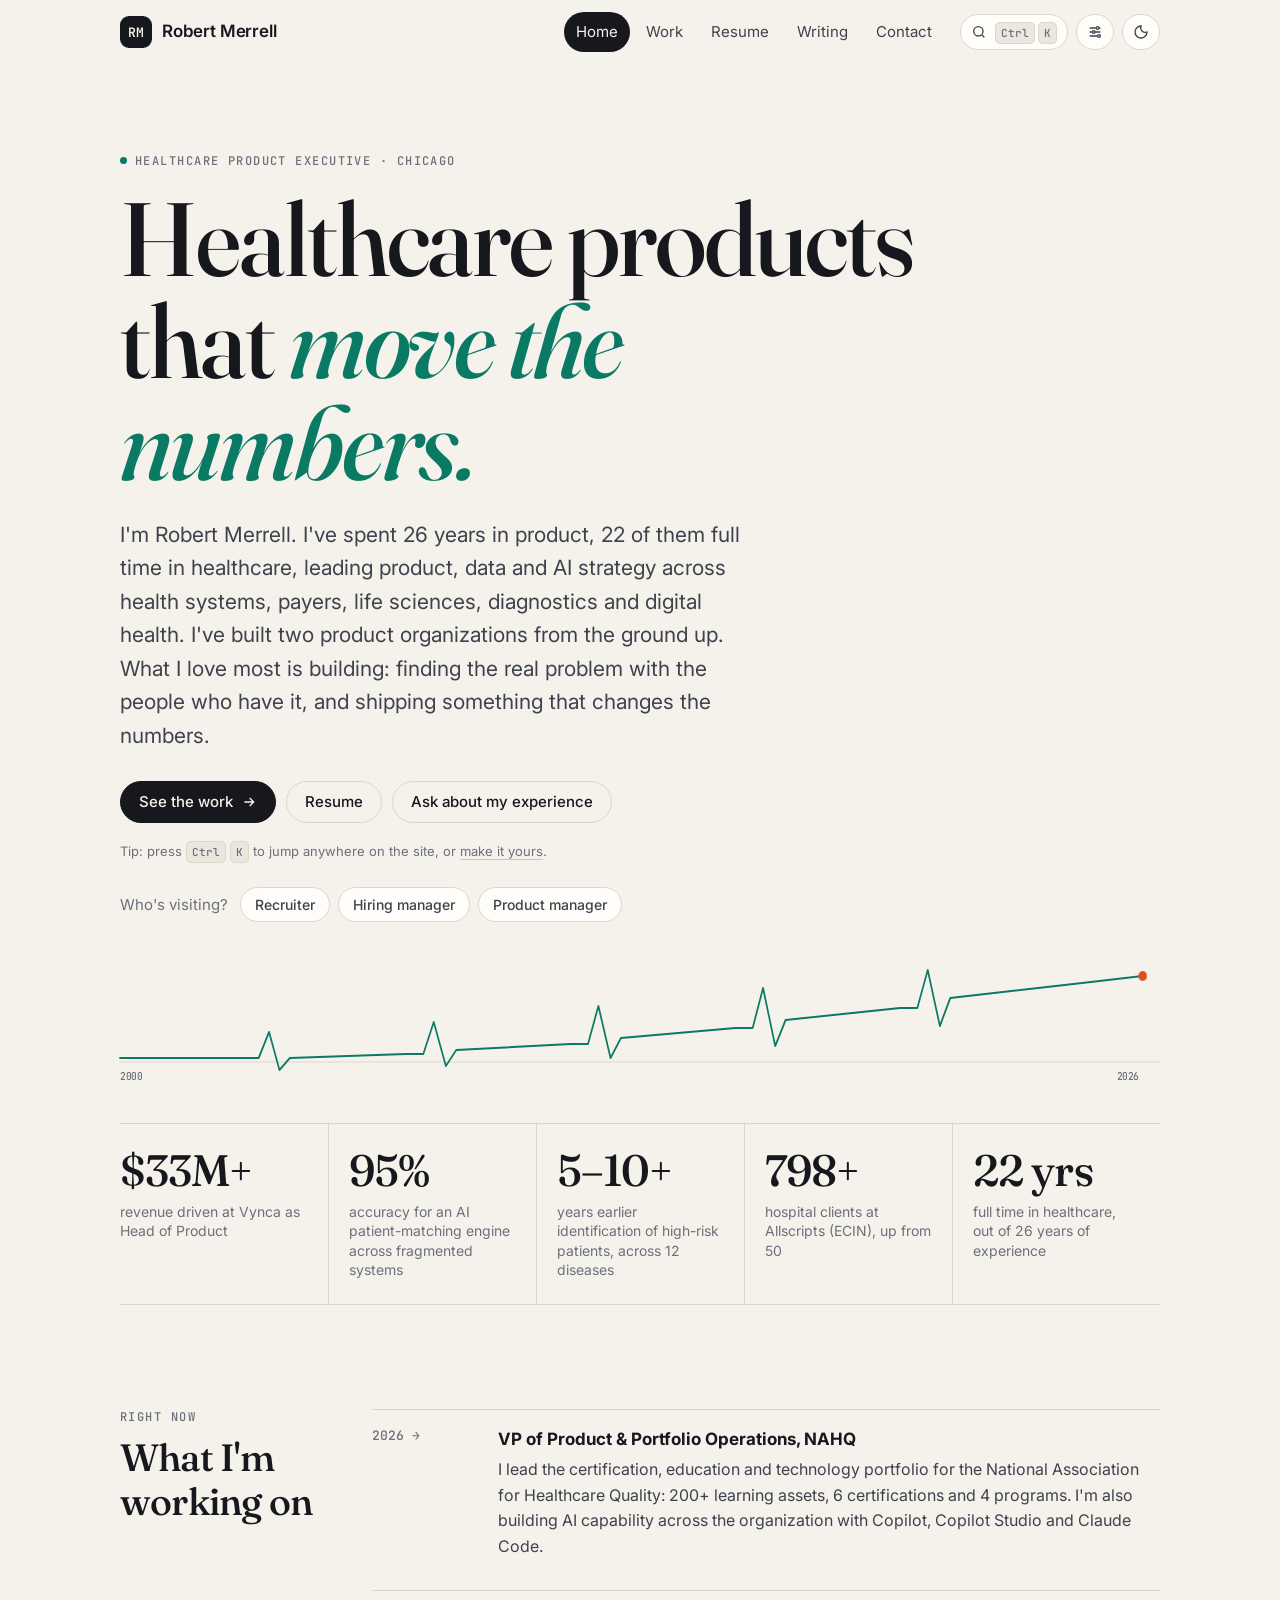
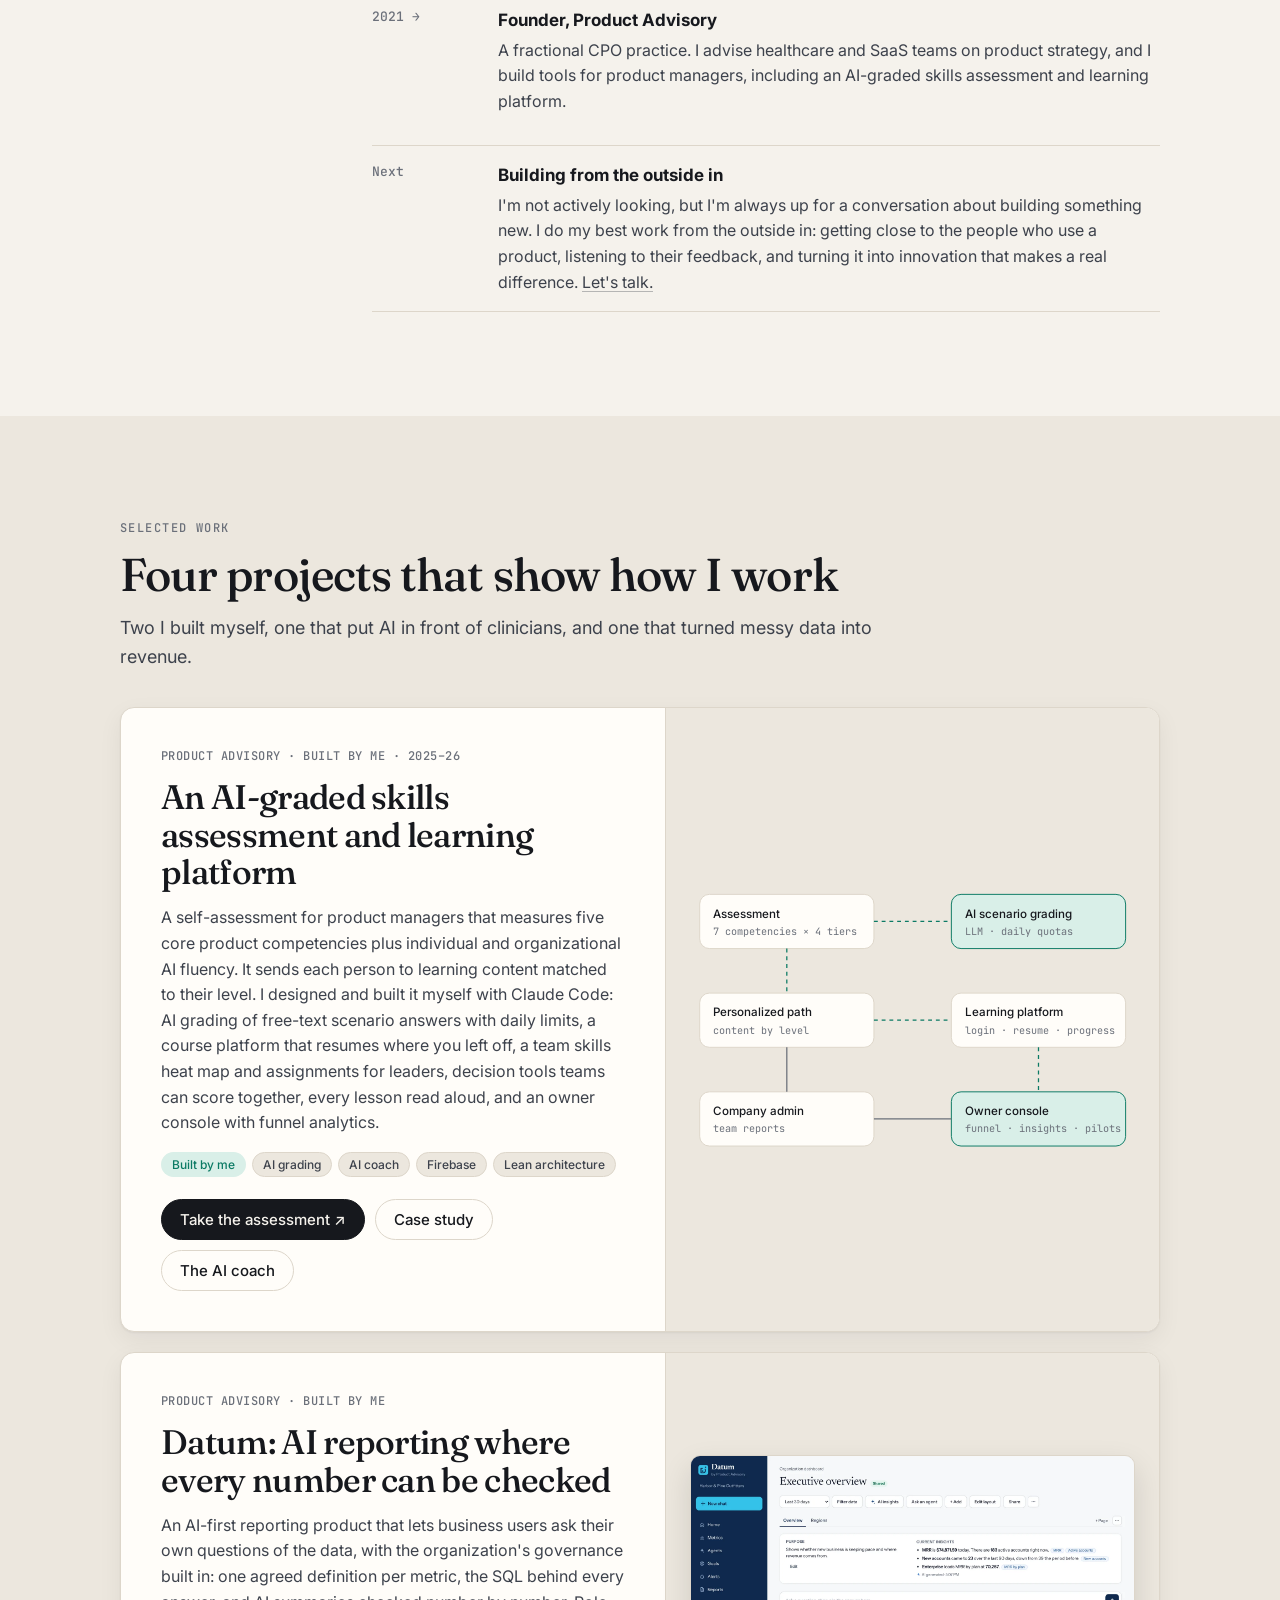
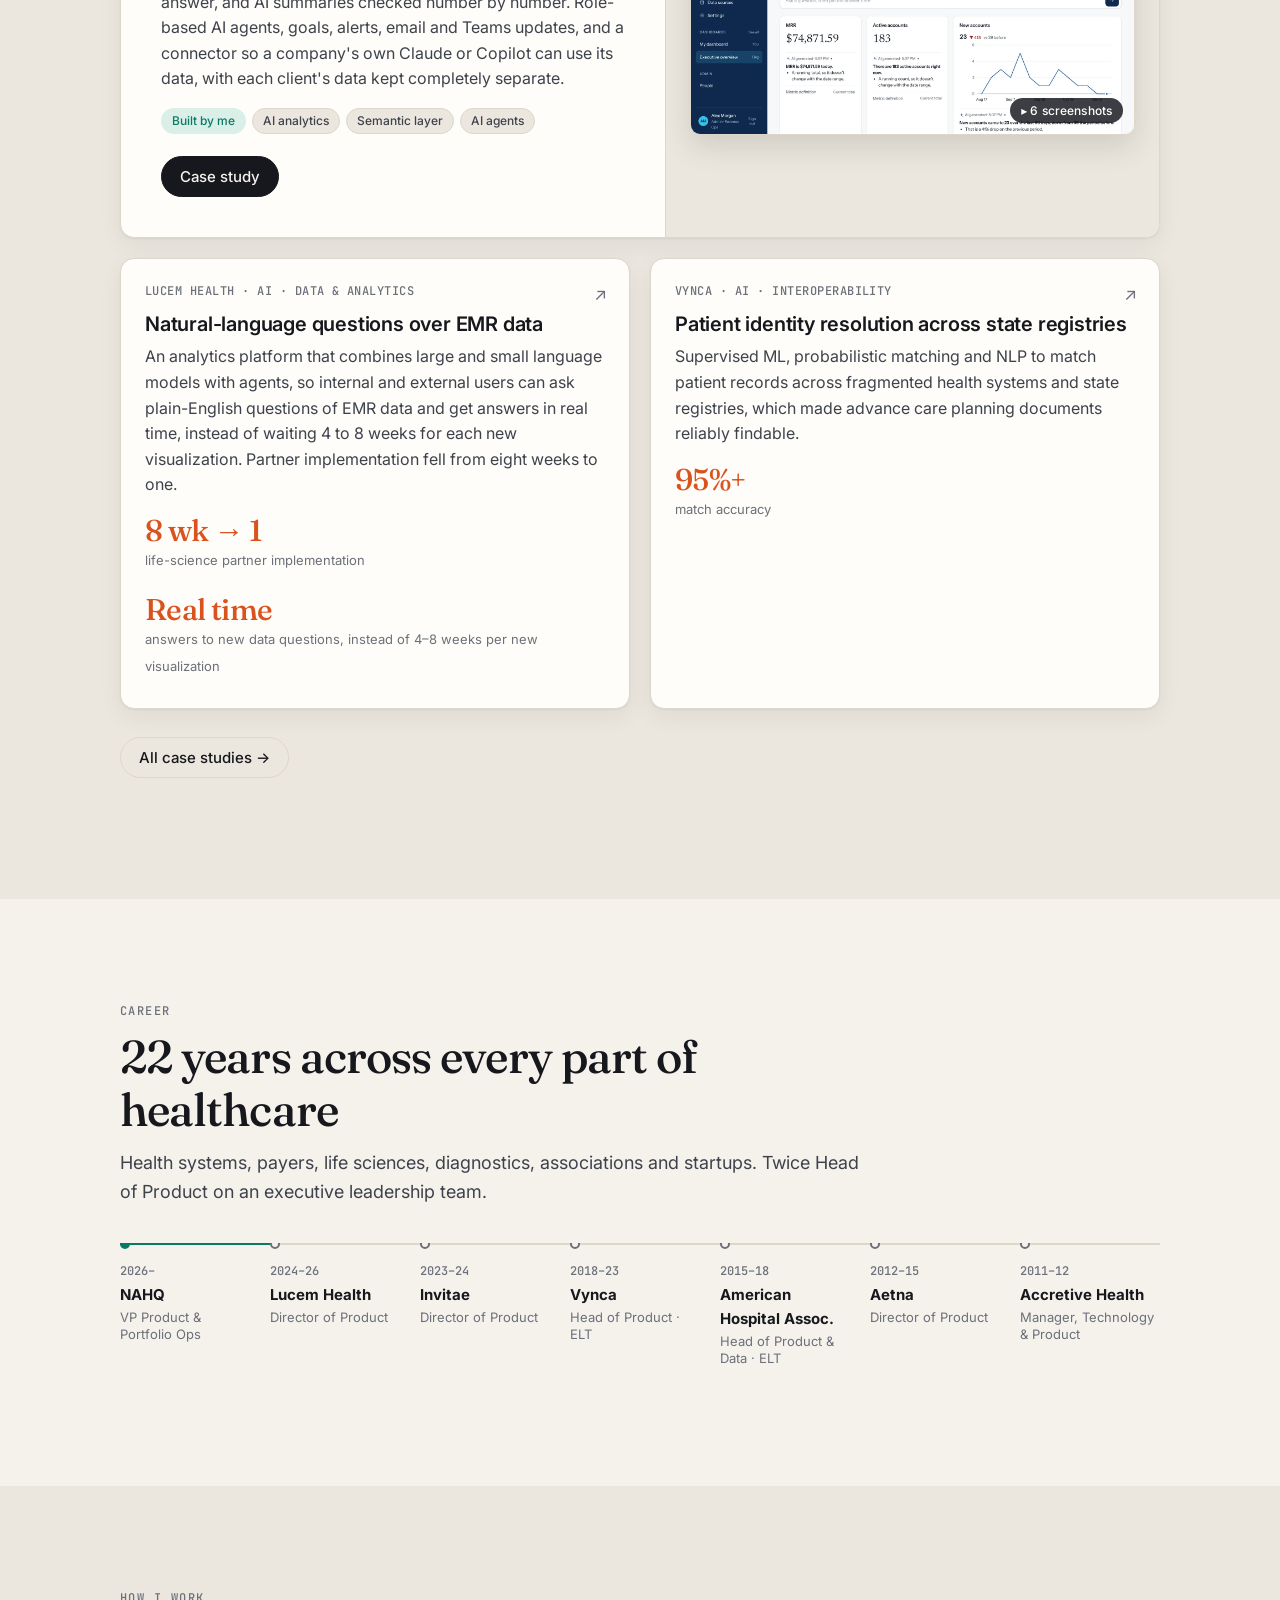
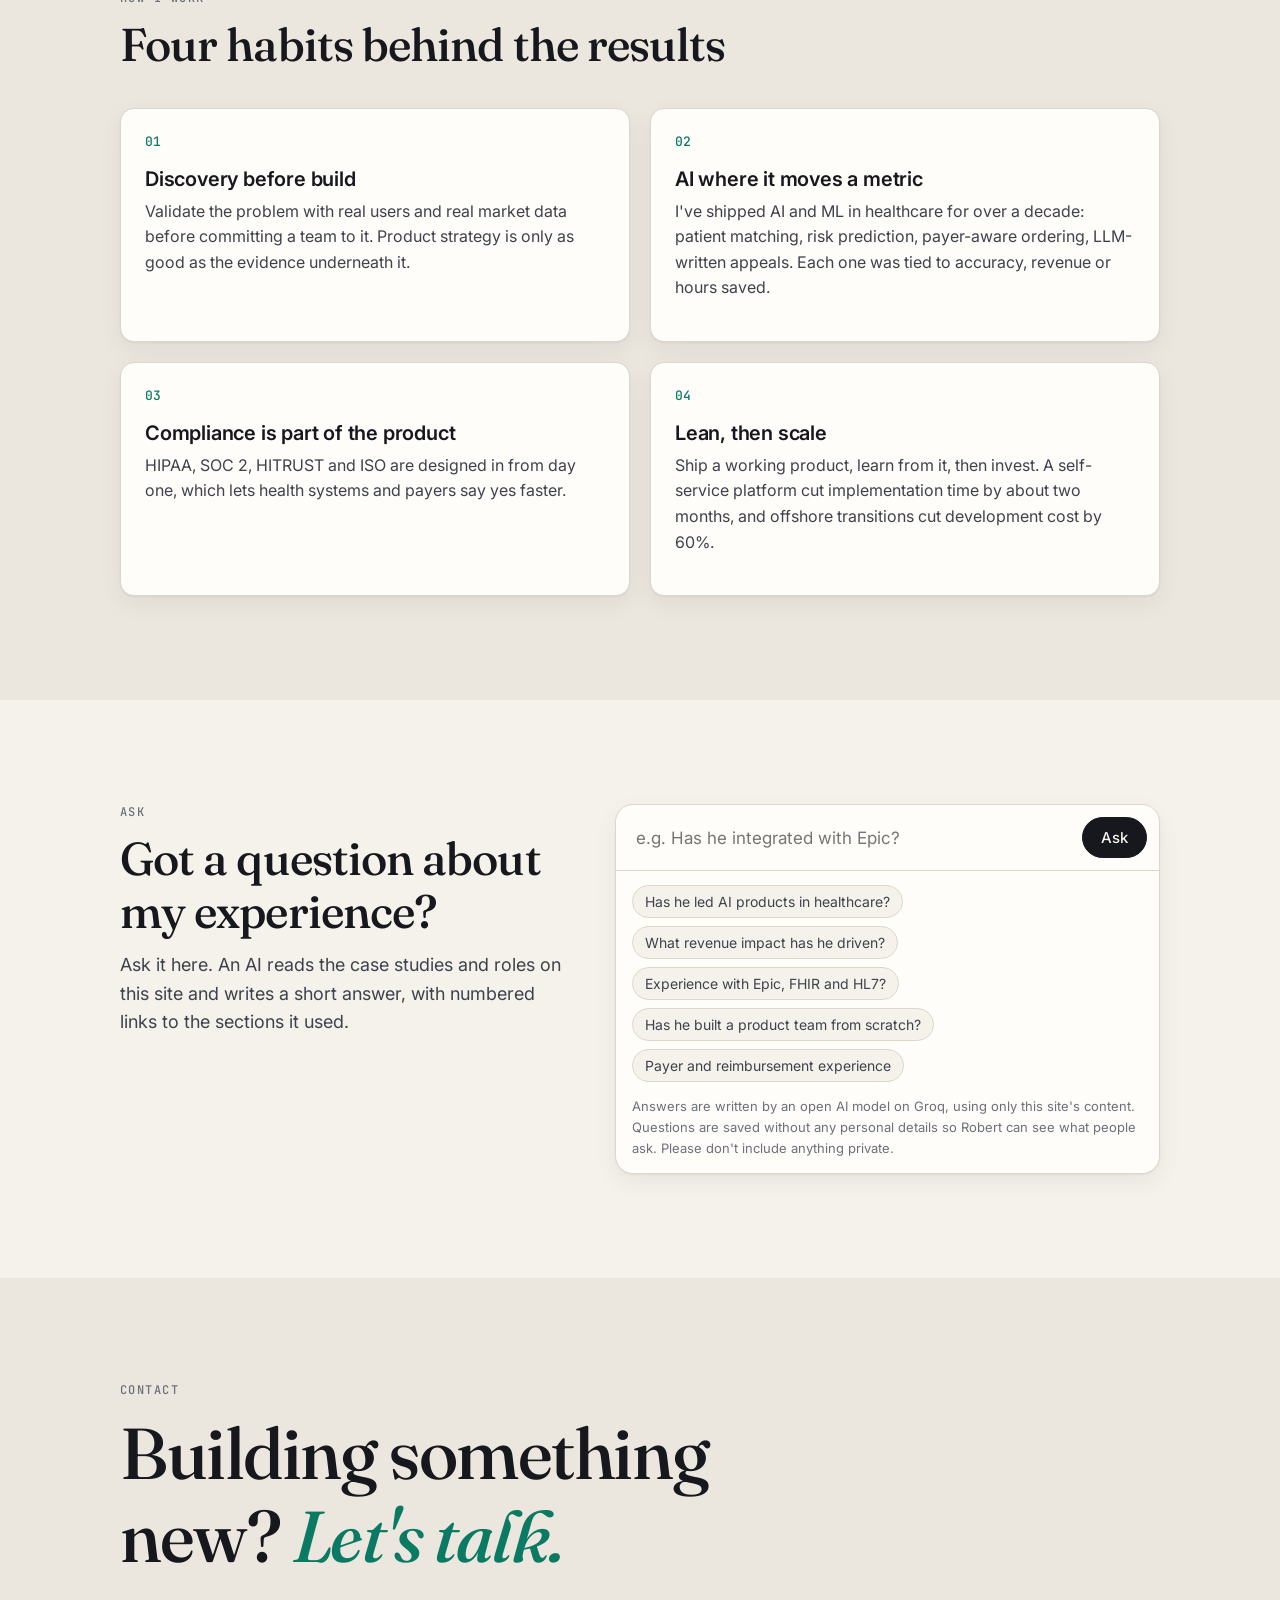
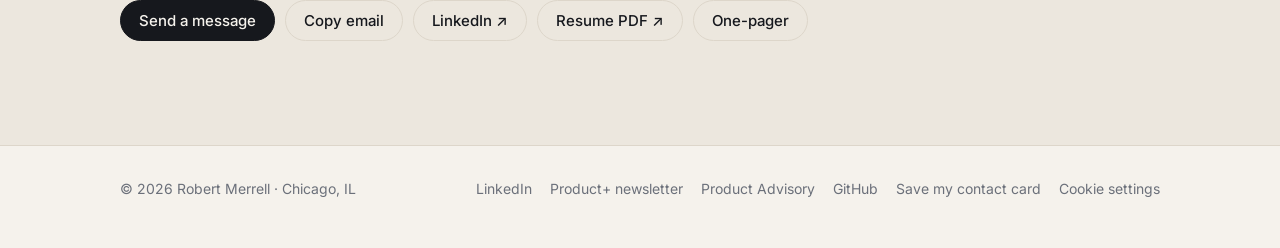
<file: index.html>
<!doctype html>
<html lang="en">
<head>
<meta charset="utf-8">
<meta name="viewport" content="width=device-width, initial-scale=1">
<title>Robert Merrell · Healthcare Product Executive</title>
<meta name="description" content="Robert Merrell: healthcare product executive with 26 years of experience leading product, data and AI strategy for health systems, payers and digital health.">
<meta property="og:title" content="Robert Merrell · Healthcare Product Executive">
<meta property="og:description" content="Healthcare product executive with 26 years of experience: $33M+ revenue driven at Vynca, 95% AI patient-matching accuracy, high-risk patients found 5–10+ years earlier.">
<meta property="og:type" content="website">
<meta property="og:url" content="https://portfolio.productadvisory.co/">
<meta property="og:image" content="https://portfolio.productadvisory.co/assets/img/og.png">
<meta property="og:image:width" content="1200">
<meta property="og:image:height" content="630">
<meta name="twitter:card" content="summary_large_image">
<link rel="canonical" href="https://portfolio.productadvisory.co/">
<meta name="theme-color" content="#f5f2ec">
<link rel="icon" href="/assets/img/favicon.svg" type="image/svg+xml">
<link rel="icon" href="/assets/img/favicon-32.png" sizes="32x32" type="image/png">
<link rel="apple-touch-icon" href="/assets/img/apple-touch-icon.png">
<link rel="preconnect" href="https://fonts.googleapis.com">
<link rel="preconnect" href="https://fonts.gstatic.com" crossorigin>
<link href="https://fonts.googleapis.com/css2?family=Fraunces:ital,opsz,wght@0,9..144,400;0,9..144,500;1,9..144,400;1,9..144,500&family=Inter:wght@400;500;600&family=JetBrains+Mono:wght@500&display=swap" rel="stylesheet">
<link rel="stylesheet" href="/assets/css/site.css?v=04312ab8">
<script src="/assets/js/prefs.js?v=e9649920"></script>
<script type="application/ld+json">
{"@context":"https://schema.org","@type":"Person","name":"Robert Merrell","jobTitle":"VP of Product & Portfolio Operations","worksFor":{"@type":"Organization","name":"NAHQ"},"address":{"@type":"PostalAddress","addressLocality":"Chicago","addressRegion":"IL"},"url":"https://portfolio.productadvisory.co/","sameAs":["https://www.linkedin.com/in/robertmerrell/","https://github.com/merrellr"]}
</script>
<script src="/assets/js/site.js?v=5aa0616c" defer></script>
<script src="/assets/js/consent.js?v=d8d885b5"></script>
<!-- Google Analytics 4 -->
<script async src="https://www.googletagmanager.com/gtag/js?id=G-62QKHPVHCM"></script>
<script>
  window.dataLayer = window.dataLayer || [];
  function gtag(){dataLayer.push(arguments);}
  gtag('js', new Date());
  gtag('config', 'G-62QKHPVHCM', { allow_google_signals: false, allow_ad_personalization_signals: false });
</script>
</head>
<body>
<a class="skip" href="#main">Skip to content</a>

<header class="nav">
  <div class="wrap">
    <a class="brand" href="/"><span class="brand-mark">RM</span>Robert Merrell</a>
    <nav class="nav-links" aria-label="Main">
      <a href="/" aria-current="page">Home</a>
      <a href="/work">Work</a>
      <a href="/resume">Resume</a>
      <a href="/writing">Writing</a>
      <a href="/contact">Contact</a>
    </nav>
    <div class="nav-tools">
      <button class="icon-btn" data-action="palette" aria-label="Open command menu"><svg viewBox="0 0 24 24" fill="none" stroke="currentColor" stroke-width="2"><circle cx="11" cy="11" r="7"/><path d="m20 20-3.5-3.5"/></svg><span class="k-hint"><kbd class="mod-key">⌘</kbd> <kbd>K</kbd></span></button>
      <a class="icon-btn" href="/preferences" aria-label="Make it yours: change how this site looks" title="Make it yours"><svg viewBox="0 0 24 24" fill="none" stroke="currentColor" stroke-width="2"><path d="M4 6h10M18 6h2M4 12h4M12 12h8M4 18h12M20 18h0"/><circle cx="16" cy="6" r="2"/><circle cx="10" cy="12" r="2"/><circle cx="18" cy="18" r="2"/></svg></a>
      <button class="icon-btn" data-action="theme" aria-label="Toggle light or dark"><svg viewBox="0 0 24 24" fill="none" stroke="currentColor" stroke-width="2"><path d="M12 3a9 9 0 1 0 9 9 7 7 0 0 1-9-9Z"/></svg></button>
      <button class="icon-btn menu-btn" aria-label="Menu" aria-expanded="false"><svg viewBox="0 0 24 24" fill="none" stroke="currentColor" stroke-width="2"><path d="M4 7h16M4 12h16M4 17h16"/></svg></button>
    </div>
  </div>
</header>

<main id="main">

  <!-- Hero -->
  <section class="hero" data-ask="About Robert" data-kind="Home">
    <div class="wrap">
      <div class="eyebrow"><span class="dot"></span>Healthcare product executive · Chicago</div>
      <h1>Healthcare products that <em>move the numbers.</em></h1>
      <p class="lede">I'm Robert Merrell. I've spent 26 years in product, 22 of them full time in healthcare, leading product, data and AI strategy across health systems, payers, life sciences, diagnostics and digital health. I've built two product organizations from the ground up. What I love most is building: finding the real problem with the people who have it, and shipping something that changes the numbers.</p>
      <div class="btn-row">
        <a class="btn" href="/work">See the work <svg viewBox="0 0 24 24" fill="none" stroke="currentColor" stroke-width="2"><path d="M5 12h14M13 6l6 6-6 6"/></svg></a>
        <a class="btn ghost" href="/resume">Resume</a>
        <a class="btn ghost" href="#ask" data-action="ask">Ask about my experience</a>
      </div>
      <p class="k-line no-print">Tip: press <kbd class="mod-key">⌘</kbd> <kbd>K</kbd> to jump anywhere on the site, or <a href="/preferences">make it yours</a>.</p>

      <div class="lens no-print">
        <div class="lens-pick">
          <span>Who's visiting?</span>
          <button type="button" class="chip" data-lens="recruiter">Recruiter</button>
          <button type="button" class="chip" data-lens="hiring">Hiring manager</button>
          <button type="button" class="chip" data-lens="product">Product manager</button>
        </div>

        <div class="card lens-card" data-lens-card="recruiter">
          <div class="lens-top"><span class="eyebrow">Start here · for recruiters</span><button type="button" class="lens-change" data-lens="">Change</button></div>
          <h3>The 30-second version</h3>
          <ul>
            <li><b>Status:</b> Not actively looking, but always glad to talk about building something new, rethinking a workflow, or bringing fresh innovation to healthcare</li>
            <li><b>Based in:</b> Chicago, IL, open to onsite or remote</li>
            <li><b>Experience:</b> 26 years in product, 22 full time in healthcare. Head of Product and executive team member at Vynca and the American Hospital Association</li>
            <li><b>Recent:</b> NAHQ (now), Lucem Health, Invitae, Vynca</li>
          </ul>
          <div class="btn-row"><a class="btn" href="/assets/Robert-Merrell-Resume.pdf" target="_blank" rel="noopener">Resume PDF ↗</a><a class="btn ghost" href="/contact?reason=hiring">Send a message</a><a class="btn ghost" href="#" data-action="copy-email">Copy email</a></div>
        </div>

        <div class="card lens-card" data-lens-card="hiring">
          <div class="lens-top"><span class="eyebrow">Start here · for hiring managers</span><button type="button" class="lens-change" data-lens="">Change</button></div>
          <h3>Where I'd start if I were you</h3>
          <ul>
            <li><b>Commercial results:</b> $33M+ revenue at Vynca, 50 to 800+ hospital clients at Allscripts, $10M+ new annual revenue from Lucem Health market expansions</li>
            <li><b>AI that shipped:</b> patient matching at 95% accuracy, payer-aware ordering, LLM-written appeals, natural-language analytics</li>
            <li><b>Organizations built:</b> Head of Product twice, building the team from scratch</li>
          </ul>
          <div class="btn-row"><a class="btn" href="/work?filter=ai">AI case studies</a><a class="btn ghost" href="#principles">How I work</a><a class="btn ghost" href="/contact?reason=hiring">Send a message</a></div>
        </div>

        <div class="card lens-card" data-lens-card="product">
          <div class="lens-top"><span class="eyebrow">Start here · for fellow PMs</span><button type="button" class="lens-change" data-lens="">Change</button></div>
          <h3>Steal what's useful</h3>
          <ul>
            <li><b>Find your level:</b> a free PM + AI skills assessment that points you to the right learning</li>
            <li><b>Frameworks:</b> seven competencies, four tiers, and the models I teach</li>
            <li><b>Writing:</b> AI agents, AI enablement, pricing and product strategy</li>
          </ul>
          <div class="btn-row"><a class="btn" href="https://assessment.productadvisory.co/" target="_blank" rel="noopener">Take the assessment ↗</a><a class="btn ghost" href="/writing#framework">Frameworks</a><a class="btn ghost" href="/writing#articles">Articles</a></div>
        </div>
      </div>

      <svg class="pulse" viewBox="0 0 1200 120" preserveAspectRatio="none" aria-hidden="true">
        <path class="grid" d="M0 100H1200"/>
        <path class="trace" d="M0 96 L140 96 L160 96 L172 70 L184 108 L196 96 L330 92 L350 92 L362 60 L376 104 L388 88 L520 82 L540 82 L552 44 L566 96 L578 76 L710 66 L730 66 L742 26 L756 84 L768 58 L900 46 L920 46 L932 8 L946 64 L958 36 L1100 22 L1180 14"/>
        <circle class="tip" cx="1180" cy="14" r="5"/>
        <text x="0" y="118">2000</text><text x="1150" y="118">2026</text>
      </svg>
    </div>
  </section>

  <!-- Stats -->
  <div class="wrap" data-ask="Impact in numbers" data-kind="Home">
    <div class="stats" role="list">
            <div class="stat" role="listitem"><b data-count="33" data-prefix="$" data-suffix="M+">$33M+</b><span>revenue driven at Vynca as Head of Product</span></div>
      <div class="stat" role="listitem"><b data-count="95" data-suffix="%">95%</b><span>accuracy for an AI patient-matching engine across fragmented systems</span></div>
      <div class="stat" role="listitem"><b>5–10+</b><span>years earlier identification of high-risk patients, across 12 diseases</span></div>
      <div class="stat" role="listitem"><b data-count="800" data-suffix="+">800+</b><span>hospital clients at Allscripts (ECIN), up from 50</span></div>
      <div class="stat" role="listitem"><b data-count="22" data-suffix=" yrs">22 yrs</b><span>full time in healthcare, out of 26 years of experience</span></div>
    </div>
  </div>

  <!-- Now -->
  <section id="now">
    <div class="wrap now">
      <div>
        <div class="eyebrow">Right now</div>
        <h2 style="font-size:clamp(28px,3.4vw,38px);margin-top:10px">What I'm working on</h2>
      </div>
      <ul class="now-list">
        <li data-ask="VP of Product & Portfolio Operations at NAHQ" data-kind="Home">
          <span class="when">2026 →</span>
          <div><b>VP of Product &amp; Portfolio Operations, NAHQ</b>
          <p>I lead the certification, education and technology portfolio for the National Association for Healthcare Quality: 200+ learning assets, 6 certifications and 4 programs. I'm also building AI capability across the organization with Copilot, Copilot Studio and Claude Code.</p></div>
        </li>
        <li data-ask="Founder of Product Advisory" data-kind="Home">
          <span class="when">2021 →</span>
          <div><b>Founder, Product Advisory</b>
          <p>A fractional CPO practice. I advise healthcare and SaaS teams on product strategy, and I build tools for product managers, including an AI-graded skills assessment and learning platform.</p></div>
        </li>
        <li data-ask="Building from the outside in" data-kind="Home">
          <span class="when">Next</span>
          <div><b>Building from the outside in</b>
          <p>I'm not actively looking, but I'm always up for a conversation about building something new. I do my best work from the outside in: getting close to the people who use a product, listening to their feedback, and turning it into innovation that makes a real difference. <a href="/contact">Let's talk.</a></p></div>
        </li>
      </ul>
    </div>
  </section>

  <!-- Featured work -->
  <section class="band" id="featured">
    <div class="wrap">
      <div class="section-head reveal">
        <div class="eyebrow">Selected work</div>
        <h2>Four projects that show how I work</h2>
        <p>Two I built myself, one that put AI in front of clinicians, and one that turned messy data into revenue.</p>
      </div>

      <article class="card feature reveal" data-ask="Product AI Assessment & Learning Platform" data-kind="Case study">
        <div class="body">
          <div class="meta">Product Advisory · Built by me · 2025–26</div>
          <h3>An AI-graded skills assessment and learning platform</h3>
          <p>A self-assessment for product managers that measures five core product competencies plus individual and organizational AI fluency. It sends each person to learning content matched to their level. I designed and built it myself with Claude Code: AI grading of free-text scenario answers with daily limits, a course platform that resumes where you left off, a team skills heat map and assignments for leaders, decision tools teams can score together, every lesson read aloud, and an owner console with funnel analytics.</p>
          <div class="tags"><span class="tag accent">Built by me</span><span class="tag">AI grading</span><span class="tag">AI coach</span><span class="tag">Firebase</span><span class="tag">Lean architecture</span></div>
          <div class="btn-row" style="margin-top:22px">
            <a class="btn" href="https://assessment.productadvisory.co/" target="_blank" rel="noopener">Take the assessment ↗</a>
            <a class="btn ghost" href="/work#pa-assessment">Case study</a>
            <a class="btn ghost" href="/work#ai-coach">The AI coach</a>
          </div>
        </div>
        <div class="art" aria-hidden="true">
          <svg class="arch" viewBox="0 0 460 300">
            <rect x="10" y="20" width="180" height="56" rx="10"/><text x="24" y="44">Assessment</text><text class="sub" x="24" y="62">7 competencies × 4 tiers</text>
            <rect class="hl" x="270" y="20" width="180" height="56" rx="10"/><text x="284" y="44">AI scenario grading</text><text class="sub" x="284" y="62">LLM · daily quotas</text>
            <rect x="10" y="122" width="180" height="56" rx="10"/><text x="24" y="146">Personalized path</text><text class="sub" x="24" y="164">content by level</text>
            <rect x="270" y="122" width="180" height="56" rx="10"/><text x="284" y="146">Learning platform</text><text class="sub" x="284" y="164">login · resume · progress</text>
            <rect x="10" y="224" width="180" height="56" rx="10"/><text x="24" y="248">Company admin</text><text class="sub" x="24" y="266">team reports</text>
            <rect class="hl" x="270" y="224" width="180" height="56" rx="10"/><text x="284" y="248">Owner console</text><text class="sub" x="284" y="266">funnel · insights · pilots</text>
            <path class="flow" d="M190 48H270"/><path class="flow" d="M100 76V122"/><path class="flow" d="M190 150H270"/><path class="flow" d="M360 178V224"/><path d="M100 178V224"/><path d="M190 252H270"/>
          </svg>
        </div>
      </article>

      <article class="card feature reveal" style="margin-top:20px" data-ask="Datum: AI reporting you can check" data-kind="Case study">
        <div class="body">
          <div class="meta">Product Advisory · Built by me</div>
          <h3>Datum: AI reporting where every number can be checked</h3>
          <p>An AI-first reporting product that lets business users ask their own questions of the data, with the organization's governance built in: one agreed definition per metric, the SQL behind every answer, and AI summaries checked number by number. Role-based AI agents, goals, alerts, email and Teams updates, and a connector so a company's own Claude or Copilot can use its data, with each client's data kept completely separate.</p>
          <div class="tags"><span class="tag accent">Built by me</span><span class="tag">AI analytics</span><span class="tag">Semantic layer</span><span class="tag">AI agents</span></div>
          <div class="btn-row" style="margin-top:22px">
            <a class="btn" href="/work#datum">Case study</a>
          </div>
        </div>
        <div class="art">
          <a class="feature-shot" href="assets/img/previews/datum-summaries.webp" data-shots="#datumShots" aria-label="See Datum's screenshots (6)"><img src="assets/img/previews/datum-summaries.webp" alt="Datum's executive dashboard: revenue, active accounts and new accounts, each with a short AI summary" width="1600" height="1000" loading="lazy" style="width:100%;height:auto;border-radius:10px;border:1px solid var(--line);box-shadow:0 12px 30px rgb(0 0 0 / .12)"><span class="feature-shot-tag" aria-hidden="true">6 screenshots</span></a>
          <div class="shot-grid" id="datumShots" data-case="datum" hidden>
                    <a class="shot" href="assets/img/previews/datum-summaries.webp" target="_blank" rel="noopener"><img src="assets/img/previews/datum-summaries.webp" alt="Screenshot of Datum. A dashboard where every chart carries a short AI summary, each figure tagged with the metric it comes from" width="1600" height="1000" loading="lazy"></a>
                    <a class="shot" href="assets/img/previews/datum-ask.webp" target="_blank" rel="noopener"><img src="assets/img/previews/datum-ask.webp" alt="Screenshot of Datum. A plain-English question answered with a chart, the metric it used, and How I answered: the source, the assumptions and the SQL" width="1600" height="1000" loading="lazy"></a>
                    <a class="shot" href="assets/img/previews/datum-agent.webp" target="_blank" rel="noopener"><img src="assets/img/previews/datum-agent.webp" alt="Screenshot of Datum. An Executive analyst agent summarizing a dashboard for the CEO beside the dashboard it read, with what it looked at" width="1600" height="895" loading="lazy"></a>
                    <a class="shot" href="assets/img/previews/datum-metrics.webp" target="_blank" rel="noopener"><img src="assets/img/previews/datum-metrics.webp" alt="Screenshot of Datum. The metric library: each metric with one agreed definition, its source, owner and current value" width="1600" height="1000" loading="lazy"></a>
                    <a class="shot" href="assets/img/previews/datum-goals.webp" target="_blank" rel="noopener"><img src="assets/img/previews/datum-goals.webp" alt="Screenshot of Datum. Goals tracked from the data: behind, just started and achieved, with what it takes to get back on track" width="1600" height="1000" loading="lazy"></a>
                    <a class="shot" href="assets/img/previews/datum-alerts.webp" target="_blank" rel="noopener"><img src="assets/img/previews/datum-alerts.webp" alt="Screenshot of Datum. Alerts that watch a metric and tell people by email or in Teams when it crosses a line, and again when it is back to normal" width="1600" height="1000" loading="lazy"></a>
          </div>
        </div>
      </article>

      <div class="grid two" style="margin-top:20px">
        <a class="card reveal" href="/work#ai-analytics" data-ask="AI-powered data & analytics platform" data-kind="Case study">
          <span class="go">↗</span>
          <div class="meta">Lucem Health · AI · Data &amp; analytics</div>
          <h3>Natural-language questions over EMR data</h3>
          <p>An analytics platform that combines large and small language models with agents, so internal and external users can ask plain-English questions of EMR data and get answers in real time, instead of waiting 4 to 8 weeks for each new visualization. Partner implementation fell from eight weeks to one.</p>
          <div class="metric-row"><div class="metric"><b>8 wk → 1</b><span>life-science partner implementation</span></div><div class="metric"><b>Real time</b><span>answers to new data questions, instead of 4–8 weeks per new visualization</span></div></div>
        </a>
        <a class="card reveal" href="/work#patient-matching" data-ask="AI patient matching" data-kind="Case study">
          <span class="go">↗</span>
          <div class="meta">Vynca · AI · Interoperability</div>
          <h3>Patient identity resolution across state registries</h3>
          <p>Supervised ML, probabilistic matching and NLP to match patient records across fragmented health systems and state registries, which made advance care planning documents reliably findable.</p>
          <div class="metric-row"><div class="metric"><b>95%+</b><span>match accuracy</span></div></div>
        </a>
      </div>
      <p style="margin-top:28px"><a class="btn ghost" href="/work">All case studies →</a></p>
    </div>
  </section>

  <!-- Career strip -->
  <section id="career">
    <div class="wrap">
      <div class="section-head reveal">
        <div class="eyebrow">Career</div>
        <h2>22 years across every part of healthcare</h2>
        <p>Health systems, payers, life sciences, diagnostics, associations and startups. Twice Head of Product on an executive leadership team.</p>
      </div>
      <nav class="career reveal" aria-label="Career timeline">
        <a href="/resume#nahq" class="current"><span class="yr">2026–</span><b>NAHQ</b><span>VP Product &amp; Portfolio Ops</span></a>
        <a href="/resume#lucem"><span class="yr">2024–26</span><b>Lucem Health</b><span>Director of Product</span></a>
        <a href="/resume#invitae"><span class="yr">2023–24</span><b>Invitae</b><span>Director of Product</span></a>
        <a href="/resume#vynca"><span class="yr">2018–23</span><b>Vynca</b><span>Head of Product · ELT</span></a>
        <a href="/resume#aha"><span class="yr">2015–18</span><b>American Hospital Assoc.</b><span>Head of Product &amp; Data · ELT</span></a>
        <a href="/resume#aetna"><span class="yr">2012–15</span><b>Aetna</b><span>Director of Product</span></a>
        <a href="/resume#accretive"><span class="yr">2011–12</span><b>Accretive Health</b><span>Manager, Technology &amp; Product</span></a>
        <a href="/resume#allscripts"><span class="yr">2006–11</span><b>Allscripts (ECIN)</b><span>Solutions Management</span></a>
      </nav>
    </div>
  </section>

  <!-- How I work -->
  <section class="band" id="principles">
    <div class="wrap">
      <div class="section-head reveal">
        <div class="eyebrow">How I work</div>
        <h2>Four habits behind the results</h2>
      </div>
      <div class="grid two principles" data-ask="How Robert works" data-kind="Home">
        <div class="card reveal"><h3>Discovery before build</h3><p>Validate the problem with real users and real market data before committing a team to it. Product strategy is only as good as the evidence underneath it.</p></div>
        <div class="card reveal"><h3>AI where it moves a metric</h3><p>I've shipped AI and ML in healthcare for over a decade: patient matching, risk prediction, payer-aware ordering, LLM-written appeals. Each one was tied to accuracy, revenue or hours saved.</p></div>
        <div class="card reveal"><h3>Compliance is part of the product</h3><p>HIPAA, SOC 2, HITRUST and ISO are designed in from day one, which lets health systems and payers say yes faster.</p></div>
        <div class="card reveal"><h3>Lean, then scale</h3><p>Ship a working product, learn from it, then invest. A self-service platform cut implementation time by about two months, and offshore transitions cut development cost by 60%.</p></div>
      </div>
    </div>
  </section>

  <!-- Ask -->
  <section id="ask-section">
    <div class="wrap ask">
      <div class="section-head" style="margin:0">
        <div class="eyebrow">Ask</div>
        <h2>Got a question about my experience?</h2>
        <p data-ai-text="Ask it here. An AI reads the case studies and roles on this site and writes a short answer, with numbered links to the sections it used.">Ask it here. The search reads every case study and role on this site and points you to the exact section. Recruiters often start with the suggested questions.</p>
      </div>
      <div class="ask-box" id="ask">
        <form class="ask-form" role="search">
          <input type="search" placeholder="e.g. Has he integrated with Epic?" aria-label="Ask a question about Robert's experience">
          <button class="btn" type="submit">Ask</button>
        </form>
        <div class="ask-suggest">
          <button type="button">Has he led AI products in healthcare?</button>
          <button type="button">What revenue impact has he driven?</button>
          <button type="button">Experience with Epic, FHIR and HL7?</button>
          <button type="button">Has he built a product team from scratch?</button>
          <button type="button">Payer and reimbursement experience</button>
        </div>
        <div class="ask-out" aria-live="polite"></div>
        <p class="ask-note" data-ai-text="Answers are written by an open AI model on Groq, using only this site's content. Questions are saved without any personal details so Robert can see what people ask. Please don't include anything private.">Runs in your browser over this site's content. Nothing you type is sent anywhere.</p>
      </div>
    </div>
  </section>

  <!-- Contact -->
  <section class="band cta" id="contact">
    <div class="wrap">
      <div class="eyebrow">Contact</div>
      <h2 style="margin-top:14px">Building something new? <em>Let's talk.</em></h2>
      <div class="btn-row">
        <a class="btn" href="/contact?reason=hiring">Send a message</a>
        <a class="btn ghost" href="#" data-action="copy-email">Copy email</a>
        <a class="btn ghost" href="https://www.linkedin.com/in/robertmerrell/" target="_blank" rel="noopener">LinkedIn ↗</a>
        <a class="btn ghost" href="/assets/Robert-Merrell-Resume.pdf" target="_blank" rel="noopener">Resume PDF ↗</a>
        <a class="btn ghost" href="/one-pager">One-pager</a>
      </div>
    </div>
  </section>
</main>

<footer class="site">
  <div class="wrap">
    <span>© <span id="year">2026</span> Robert Merrell · Chicago, IL</span>
    <nav aria-label="Footer">
      <a href="https://www.linkedin.com/in/robertmerrell/" target="_blank" rel="noopener">LinkedIn</a>
      <a href="https://www.linkedin.com/build-relation/newsletter-follow?entityUrn=7391081463410196482" target="_blank" rel="noopener">Product+ newsletter</a>
      <a href="https://www.productadvisory.co/" target="_blank" rel="noopener">Product Advisory</a>
      <a href="https://github.com/merrellr" target="_blank" rel="noopener">GitHub</a>
      <a href="/card">Save my contact card</a>
      <button type="button" class="linklike" data-action="cookies">Cookie settings</button>
    </nav>
  </div>
</footer>
</body>
</html>
</file>
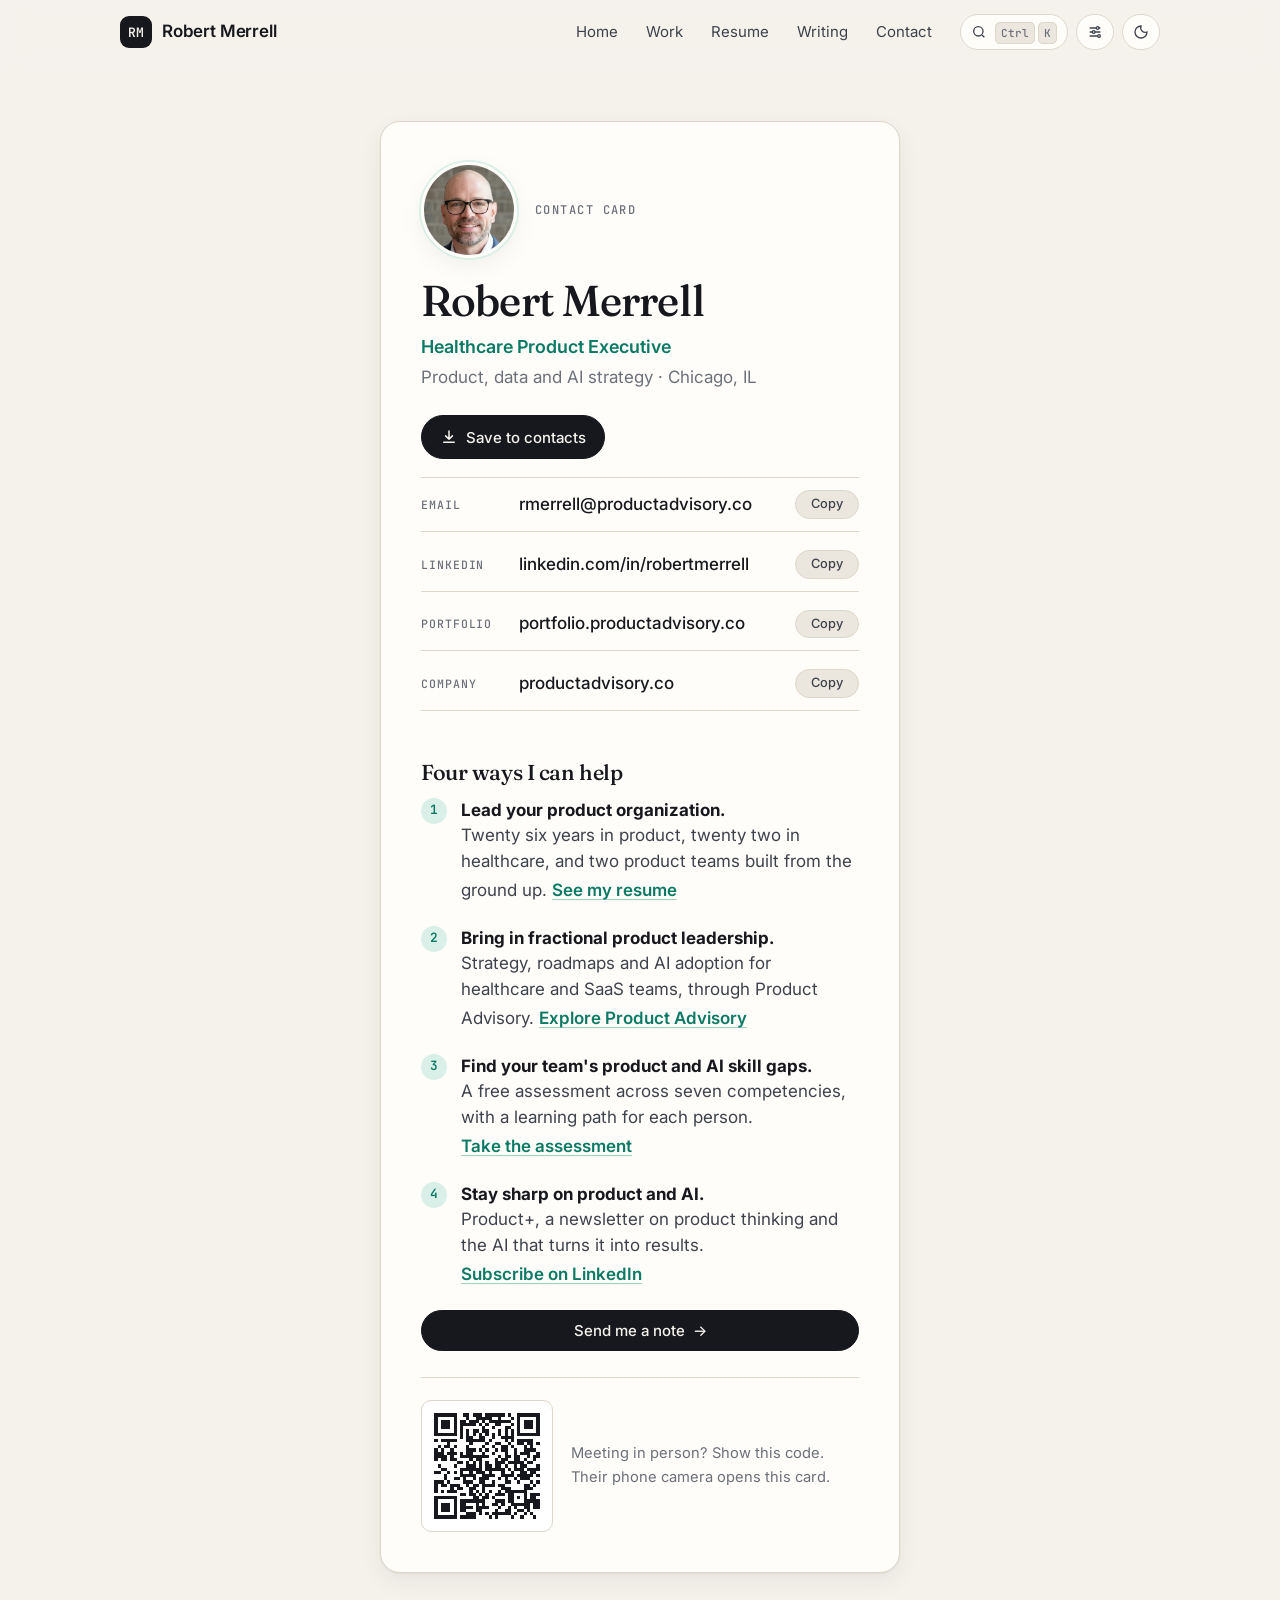
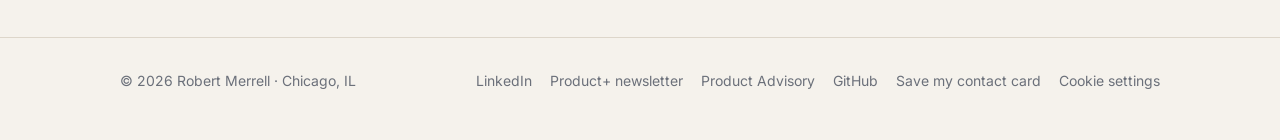
<file: card.html>
<!doctype html>
<html lang="en">
<head>
<meta charset="utf-8">
<meta name="viewport" content="width=device-width, initial-scale=1">
<title>Robert Merrell · Contact card</title>
<meta name="description" content="Save Robert Merrell to your contacts: email, LinkedIn and portfolio, plus four ways he can help with product leadership, fractional product work and AI adoption.">
<meta property="og:title" content="Robert Merrell · Contact card">
<meta property="og:description" content="Save Robert Merrell to your contacts: email, LinkedIn and portfolio, plus four ways he can help with product leadership, fractional product work and AI adoption.">
<meta property="og:type" content="website">
<meta property="og:url" content="https://portfolio.productadvisory.co/card">
<meta property="og:image" content="https://portfolio.productadvisory.co/assets/img/og.png">
<meta property="og:image:width" content="1200">
<meta property="og:image:height" content="630">
<meta name="twitter:card" content="summary_large_image">
<script type="application/ld+json">{"@context":"https://schema.org","@type":"ProfilePage","name":"Robert Merrell · Contact card","url":"https://portfolio.productadvisory.co/card","mainEntity":{"@id":"https://portfolio.productadvisory.co/#person"},"isPartOf":{"@type":"WebSite","name":"Robert Merrell","url":"https://portfolio.productadvisory.co/"},"breadcrumb":{"@type":"BreadcrumbList","itemListElement":[{"@type":"ListItem","position":1,"name":"Home","item":"https://portfolio.productadvisory.co/"},{"@type":"ListItem","position":2,"name":"Contact card","item":"https://portfolio.productadvisory.co/card"}]}}</script>
<link rel="canonical" href="https://portfolio.productadvisory.co/card">
<meta name="theme-color" content="#f5f2ec">
<link rel="icon" href="/assets/img/favicon.svg" type="image/svg+xml">
<link rel="icon" href="/assets/img/favicon-32.png" sizes="32x32" type="image/png">
<link rel="apple-touch-icon" href="/assets/img/apple-touch-icon.png">
<link rel="preconnect" href="https://fonts.googleapis.com">
<link rel="preconnect" href="https://fonts.gstatic.com" crossorigin>
<link href="https://fonts.googleapis.com/css2?family=Fraunces:ital,opsz,wght@0,9..144,400;0,9..144,500;1,9..144,400;1,9..144,500&family=Inter:wght@400;500;600&family=JetBrains+Mono:wght@500&display=swap" rel="stylesheet">
<link rel="stylesheet" href="/assets/css/site.css?v=04312ab8">
<script src="/assets/js/prefs.js?v=e9649920"></script>
<script src="/assets/js/site.js?v=5aa0616c" defer></script>
<script src="/assets/js/consent.js?v=d8d885b5"></script>
<!-- Google Analytics 4 -->
<script async src="https://www.googletagmanager.com/gtag/js?id=G-62QKHPVHCM"></script>
<script>
  window.dataLayer = window.dataLayer || [];
  function gtag(){dataLayer.push(arguments);}
  gtag('js', new Date());
  gtag('config', 'G-62QKHPVHCM', { allow_google_signals: false, allow_ad_personalization_signals: false });
</script>
</head>
<body>
<a class="skip" href="#main">Skip to content</a>

<header class="nav">
  <div class="wrap">
    <a class="brand" href="/"><span class="brand-mark">RM</span>Robert Merrell</a>
    <nav class="nav-links" aria-label="Main">
      <a href="/">Home</a>
      <a href="/work">Work</a>
      <a href="/resume">Resume</a>
      <a href="/writing">Writing</a>
      <a href="/contact">Contact</a>
    </nav>
    <div class="nav-tools">
      <button class="icon-btn" data-action="palette" aria-label="Open command menu"><svg viewBox="0 0 24 24" fill="none" stroke="currentColor" stroke-width="2"><circle cx="11" cy="11" r="7"/><path d="m20 20-3.5-3.5"/></svg><span class="k-hint"><kbd class="mod-key">⌘</kbd> <kbd>K</kbd></span></button>
      <a class="icon-btn" href="/preferences" aria-label="Make it yours: change how this site looks" title="Make it yours"><svg viewBox="0 0 24 24" fill="none" stroke="currentColor" stroke-width="2"><path d="M4 6h10M18 6h2M4 12h4M12 12h8M4 18h12M20 18h0"/><circle cx="16" cy="6" r="2"/><circle cx="10" cy="12" r="2"/><circle cx="18" cy="18" r="2"/></svg></a>
      <button class="icon-btn" data-action="theme" aria-label="Toggle light or dark"><svg viewBox="0 0 24 24" fill="none" stroke="currentColor" stroke-width="2"><path d="M12 3a9 9 0 1 0 9 9 7 7 0 0 1-9-9Z"/></svg></button>
      <button class="icon-btn menu-btn" aria-label="Menu" aria-expanded="false"><svg viewBox="0 0 24 24" fill="none" stroke="currentColor" stroke-width="2"><path d="M4 7h16M4 12h16M4 17h16"/></svg></button>
    </div>
  </div>
</header>

<main id="main" class="card-page">
  <section class="dcard-wrap">
    <article class="dcard" aria-labelledby="dcard-name">
      <div class="dcard-top">
        <img class="dcard-photo" src="/assets/img/robert-merrell.webp" width="96" height="96" alt="Robert Merrell">
        <span class="eyebrow">Contact card</span>
      </div>
      <h1 id="dcard-name">Robert Merrell</h1>
      <p class="dcard-title">Healthcare Product Executive</p>
      <p class="dcard-sub">Product, data and AI strategy · Chicago, IL</p>

      <div class="dcard-actions">
        <a class="btn" href="/assets/Robert-Merrell.vcf" download="Robert-Merrell.vcf" data-card="save">
          <svg viewBox="0 0 24 24" aria-hidden="true"><path d="M12 4v11m0 0-4.5-4.5M12 15l4.5-4.5M5 19h14"/></svg>Save to contacts</a>
        <button type="button" class="btn ghost" data-card="share" hidden>
          <svg viewBox="0 0 24 24" aria-hidden="true"><path d="M12 15V4m0 0L7.5 8.5M12 4l4.5 4.5M5 13v6h14v-6"/></svg>Share</button>
      </div>

      <ul class="dcard-rows">
        <li><span class="dcard-label">Email</span><a href="mailto:rmerrell@productadvisory.co">rmerrell@<wbr>productadvisory.co</a>
          <button type="button" class="dcard-copy" data-copy="rmerrell@productadvisory.co" aria-label="Copy email address">Copy</button></li>
        <li><span class="dcard-label">LinkedIn</span><a href="https://www.linkedin.com/in/robertmerrell/" target="_blank" rel="noopener">linkedin.com/in/<wbr>robertmerrell</a>
          <button type="button" class="dcard-copy" data-copy="https://www.linkedin.com/in/robertmerrell/" aria-label="Copy LinkedIn address">Copy</button></li>
        <li><span class="dcard-label">Portfolio</span><a href="/">portfolio.productadvisory.co</a>
          <button type="button" class="dcard-copy" data-copy="https://portfolio.productadvisory.co/" aria-label="Copy portfolio address">Copy</button></li>
        <li><span class="dcard-label">Company</span><a href="https://www.productadvisory.co/" target="_blank" rel="noopener">productadvisory.co</a>
          <button type="button" class="dcard-copy" data-copy="https://www.productadvisory.co/" aria-label="Copy Product Advisory address">Copy</button></li>
      </ul>
      <p class="dcard-status" role="status" aria-live="polite"></p>

      <h2 class="dcard-h2">Four ways I can help</h2>
      <ol class="dcard-help">
        <li><b>Lead your product organization.</b> Twenty six years in product, twenty two in healthcare, and two product teams built from the ground up.
          <a href="/resume">See my resume</a></li>
        <li><b>Bring in fractional product leadership.</b> Strategy, roadmaps and AI adoption for healthcare and SaaS teams, through Product Advisory.
          <a href="https://www.productadvisory.co/services" target="_blank" rel="noopener">Explore Product Advisory</a></li>
        <li><b>Find your team's product and AI skill gaps.</b> A free assessment across seven competencies, with a learning path for each person.
          <a href="https://assessment.productadvisory.co/" target="_blank" rel="noopener">Take the assessment</a></li>
        <li><b>Stay sharp on product and AI.</b> Product+, a newsletter on product thinking and the AI that turns it into results.
          <a href="https://www.linkedin.com/build-relation/newsletter-follow?entityUrn=7391081463410196482" target="_blank" rel="noopener">Subscribe on LinkedIn</a></li>
      </ol>
      <a class="btn dcard-cta" href="/contact">Send me a note <span aria-hidden="true">→</span></a>

      <div class="dcard-qr">
        <img src="/assets/img/card-qr.svg" width="132" height="132" alt="QR code that opens this contact card">
        <p>Meeting in person? Show this code. Their phone camera opens this card.</p>
      </div>
    </article>
  </section>
</main>
<script>
/* Contact card: copy a detail, share the card (phones), and count saves. */
(function () {
  var status = document.querySelector(".dcard-status");
  function say(msg) { status.textContent = msg; setTimeout(function () { if (status.textContent === msg) status.textContent = ""; }, 2200); }
  function track(name) { try { if (window.gtag) gtag("event", name, { page: "card" }); } catch (e) {} if (window.PAEvent) window.PAEvent(name, { page: "card" }); }
  function copy(text) {
    if (navigator.clipboard && window.isSecureContext) return navigator.clipboard.writeText(text);
    return new Promise(function (ok, no) {
      var t = document.createElement("textarea"); t.value = text; t.setAttribute("readonly", ""); t.style.position = "fixed"; t.style.opacity = "0";
      document.body.appendChild(t); t.select();
      try { document.execCommand("copy") ? ok() : no(); } catch (e) { no(); } finally { t.remove(); }
    });
  }
  document.querySelectorAll(".dcard-copy").forEach(function (b) {
    b.addEventListener("click", function () {
      copy(b.getAttribute("data-copy")).then(function () {
        b.textContent = "Copied"; b.classList.add("is-done"); say("Copied to the clipboard.");
        setTimeout(function () { b.textContent = "Copy"; b.classList.remove("is-done"); }, 1600);
      }, function () { say("Couldn't copy. Select the text instead."); });
    });
  });
  var save = document.querySelector('[data-card="save"]');
  save.addEventListener("click", function () { track("contact_card_save"); say("Opening the contact. Tap Add or Save to keep it."); });
  var share = document.querySelector('[data-card="share"]');
  if (navigator.share) {
    share.hidden = false;
    share.addEventListener("click", function () {
      navigator.share({ title: "Robert Merrell", text: "Robert Merrell, healthcare product executive", url: "https://portfolio.productadvisory.co/card" })
        .then(function () { track("contact_card_share"); }, function () {});
    });
  }
})();
</script>

<footer class="site">
  <div class="wrap">
    <span>© <span id="year">2026</span> Robert Merrell · Chicago, IL</span>
    <nav aria-label="Footer">
      <a href="https://www.linkedin.com/in/robertmerrell/" target="_blank" rel="noopener">LinkedIn</a>
      <a href="https://www.linkedin.com/build-relation/newsletter-follow?entityUrn=7391081463410196482" target="_blank" rel="noopener">Product+ newsletter</a>
      <a href="https://www.productadvisory.co/" target="_blank" rel="noopener">Product Advisory</a>
      <a href="https://github.com/merrellr" target="_blank" rel="noopener">GitHub</a>
      <a href="/card">Save my contact card</a>
      <button type="button" class="linklike" data-action="cookies">Cookie settings</button>
    </nav>
  </div>
</footer>
</body>
</html>
</file>
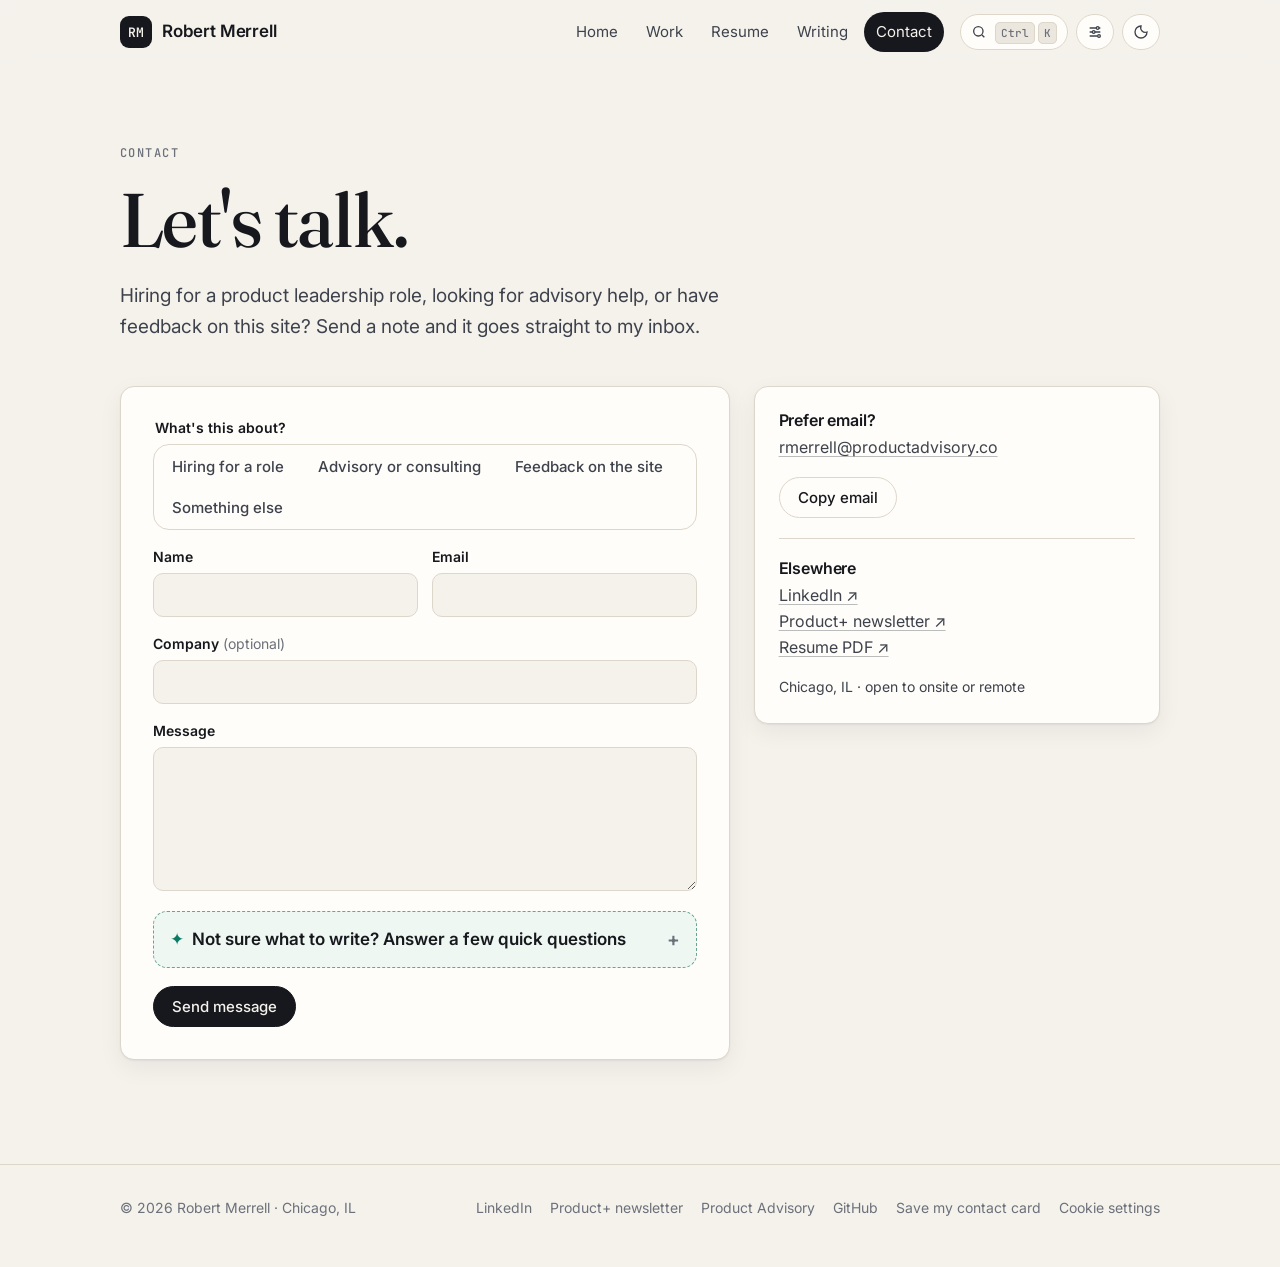
<file: contact.html>
<!doctype html>
<html lang="en">
<head>
<meta charset="utf-8">
<meta name="viewport" content="width=device-width, initial-scale=1">
<title>Contact Robert Merrell · Product Leadership</title>
<meta name="description" content="Get in touch with Robert Merrell about a product leadership role, advisory work, or feedback on this site.">
<meta property="og:title" content="Contact Robert Merrell · Product Leadership">
<meta property="og:description" content="Get in touch with Robert Merrell about a product leadership role, advisory work, or feedback on this site.">
<meta property="og:type" content="website">
<meta property="og:url" content="https://portfolio.productadvisory.co/contact">
<meta property="og:image" content="https://portfolio.productadvisory.co/assets/img/og.png">
<meta property="og:image:width" content="1200">
<meta property="og:image:height" content="630">
<meta name="twitter:card" content="summary_large_image">
<script type="application/ld+json">{"@context":"https://schema.org","@type":"ContactPage","name":"Contact Robert Merrell · Product Leadership","url":"https://portfolio.productadvisory.co/contact","about":{"@id":"https://portfolio.productadvisory.co/#person"},"isPartOf":{"@type":"WebSite","name":"Robert Merrell","url":"https://portfolio.productadvisory.co/"},"breadcrumb":{"@type":"BreadcrumbList","itemListElement":[{"@type":"ListItem","position":1,"name":"Home","item":"https://portfolio.productadvisory.co/"},{"@type":"ListItem","position":2,"name":"Contact Robert Merrell","item":"https://portfolio.productadvisory.co/contact"}]}}</script>
<link rel="canonical" href="https://portfolio.productadvisory.co/contact">
<meta name="theme-color" content="#f5f2ec">
<link rel="icon" href="/assets/img/favicon.svg" type="image/svg+xml">
<link rel="icon" href="/assets/img/favicon-32.png" sizes="32x32" type="image/png">
<link rel="apple-touch-icon" href="/assets/img/apple-touch-icon.png">
<link rel="preconnect" href="https://fonts.googleapis.com">
<link rel="preconnect" href="https://fonts.gstatic.com" crossorigin>
<link href="https://fonts.googleapis.com/css2?family=Fraunces:ital,opsz,wght@0,9..144,400;0,9..144,500;1,9..144,400;1,9..144,500&family=Inter:wght@400;500;600&family=JetBrains+Mono:wght@500&display=swap" rel="stylesheet">
<link rel="stylesheet" href="/assets/css/site.css?v=04312ab8">
<script src="/assets/js/prefs.js?v=e9649920"></script>
<script src="/assets/js/site.js?v=5aa0616c" defer></script>
<script src="/assets/js/consent.js?v=d8d885b5"></script>
<!-- Google Analytics 4 -->
<script async src="https://www.googletagmanager.com/gtag/js?id=G-62QKHPVHCM"></script>
<script>
  window.dataLayer = window.dataLayer || [];
  function gtag(){dataLayer.push(arguments);}
  gtag('js', new Date());
  gtag('config', 'G-62QKHPVHCM', { allow_google_signals: false, allow_ad_personalization_signals: false });
</script>
</head>
<body>
<a class="skip" href="#main">Skip to content</a>

<header class="nav">
  <div class="wrap">
    <a class="brand" href="/"><span class="brand-mark">RM</span>Robert Merrell</a>
    <nav class="nav-links" aria-label="Main">
      <a href="/">Home</a>
      <a href="/work">Work</a>
      <a href="/resume">Resume</a>
      <a href="/writing">Writing</a>
      <a href="/contact" aria-current="page">Contact</a>
    </nav>
    <div class="nav-tools">
      <button class="icon-btn" data-action="palette" aria-label="Open command menu"><svg viewBox="0 0 24 24" fill="none" stroke="currentColor" stroke-width="2"><circle cx="11" cy="11" r="7"/><path d="m20 20-3.5-3.5"/></svg><span class="k-hint"><kbd class="mod-key">⌘</kbd> <kbd>K</kbd></span></button>
      <a class="icon-btn" href="/preferences" aria-label="Make it yours: change how this site looks" title="Make it yours"><svg viewBox="0 0 24 24" fill="none" stroke="currentColor" stroke-width="2"><path d="M4 6h10M18 6h2M4 12h4M12 12h8M4 18h12M20 18h0"/><circle cx="16" cy="6" r="2"/><circle cx="10" cy="12" r="2"/><circle cx="18" cy="18" r="2"/></svg></a>
      <button class="icon-btn" data-action="theme" aria-label="Toggle light or dark"><svg viewBox="0 0 24 24" fill="none" stroke="currentColor" stroke-width="2"><path d="M12 3a9 9 0 1 0 9 9 7 7 0 0 1-9-9Z"/></svg></button>
      <button class="icon-btn menu-btn" aria-label="Menu" aria-expanded="false"><svg viewBox="0 0 24 24" fill="none" stroke="currentColor" stroke-width="2"><path d="M4 7h16M4 12h16M4 17h16"/></svg></button>
    </div>
  </div>
</header>

<main id="main">
  <header class="page-head">
    <div class="wrap">
      <div class="eyebrow">Contact</div>
      <h1>Let's talk.</h1>
      <p>Hiring for a product leadership role, looking for advisory help, or have feedback on this site? Send a note and it goes straight to my inbox.</p>
    </div>
  </header>

  <section style="padding-top:0">
    <div class="wrap contact-grid">
      <form class="card contact-form" id="contact-form" novalidate>
        <fieldset class="reason">
          <legend>What's this about?</legend>
          <div class="seg wrap-seg" role="radiogroup" aria-label="Reason">
            <button type="button" role="radio" data-reason="hiring">Hiring for a role</button>
            <button type="button" role="radio" data-reason="advisory">Advisory or consulting</button>
            <button type="button" role="radio" data-reason="feedback">Feedback on the site</button>
            <button type="button" role="radio" data-reason="other">Something else</button>
          </div>
        </fieldset>

        <div class="field rating-field" hidden>
          <span class="flabel">How's the site?</span>
          <div class="seg wrap-seg" role="radiogroup" aria-label="Site rating">
            <button type="button" role="radio" data-rating="love">Love it</button>
            <button type="button" role="radio" data-rating="good">Good</button>
            <button type="button" role="radio" data-rating="okay">It's okay</button>
            <button type="button" role="radio" data-rating="needswork">Needs work</button>
          </div>
        </div>

        <div class="field-row">
          <label class="field"><span class="flabel">Name</span><input name="name" autocomplete="name" maxlength="100"></label>
          <label class="field"><span class="flabel">Email <span class="opt" hidden>(optional)</span></span><input name="email" type="email" autocomplete="email" maxlength="200"></label>
        </div>
        <label class="field company-field"><span class="flabel">Company <span class="opt">(optional)</span></span><input name="company" autocomplete="organization" maxlength="120"></label>
        <label class="field"><span class="flabel">Message</span><textarea name="message" rows="6" maxlength="4000" required></textarea></label>
        <details class="assist" id="contact-assist">
          <summary><span class="assist-spark" aria-hidden="true">✦</span> Not sure what to write? Answer a few quick questions</summary>
          <div class="assist-body">
            <label class="field"><span class="flabel" id="a-context-label">What are you working on?</span><input id="a-context" maxlength="400"></label>
            <fieldset class="assist-q"><legend id="a-help-label">Where could I help?</legend> <span class="opt">(choose any)</span>
              <div class="chip-row" data-assist-help="hiring" hidden><button type="button" class="chip" aria-pressed="false" data-value="Building or scaling a product team">Building or scaling a product team</button><button type="button" class="chip" aria-pressed="false" data-value="Product strategy &amp; roadmap">Product strategy &amp; roadmap</button><button type="button" class="chip" aria-pressed="false" data-value="AI strategy &amp; adoption">AI strategy &amp; adoption</button><button type="button" class="chip" aria-pressed="false" data-value="Healthcare data &amp; interoperability">Healthcare data &amp; interoperability</button><button type="button" class="chip" aria-pressed="false" data-value="Launching a new product">Launching a new product</button><button type="button" class="chip" aria-pressed="false" data-value="Turning a product around">Turning a product around</button><button type="button" class="chip" aria-pressed="false" data-value="Go-to-market &amp; growth">Go-to-market &amp; growth</button><button type="button" class="chip" aria-pressed="false" data-value="Advising our leadership team">Advising our leadership team</button></div>
              <div class="chip-row" data-assist-help="advisory" hidden><button type="button" class="chip" aria-pressed="false" data-value="Product strategy &amp; roadmap">Product strategy &amp; roadmap</button><button type="button" class="chip" aria-pressed="false" data-value="AI adoption &amp; enablement">AI adoption &amp; enablement</button><button type="button" class="chip" aria-pressed="false" data-value="Discovery &amp; validation">Discovery &amp; validation</button><button type="button" class="chip" aria-pressed="false" data-value="Prioritization &amp; trade-offs">Prioritization &amp; trade-offs</button><button type="button" class="chip" aria-pressed="false" data-value="Coaching a product team">Coaching a product team</button><button type="button" class="chip" aria-pressed="false" data-value="Healthcare data &amp; interoperability">Healthcare data &amp; interoperability</button><button type="button" class="chip" aria-pressed="false" data-value="Fractional product leadership">Fractional product leadership</button><button type="button" class="chip" aria-pressed="false" data-value="A second opinion">A second opinion</button></div>
              <div class="chip-row" data-assist-help="other" hidden><button type="button" class="chip" aria-pressed="false" data-value="Speaking or a podcast">Speaking or a podcast</button><button type="button" class="chip" aria-pressed="false" data-value="Writing or Product+">Writing or Product+</button><button type="button" class="chip" aria-pressed="false" data-value="An introduction">An introduction</button><button type="button" class="chip" aria-pressed="false" data-value="Comparing notes on AI">Comparing notes on AI</button><button type="button" class="chip" aria-pressed="false" data-value="Something else">Something else</button></div>
            </fieldset>
            <fieldset class="assist-q" id="a-timing-q"><legend>How soon?</legend>
              <div class="seg wrap-seg" role="radiogroup" aria-label="How soon" data-assist="timing"><button type="button" role="radio" aria-checked="false" data-value="exploring">Just exploring</button><button type="button" role="radio" aria-checked="false" data-value="months">In the next few months</button><button type="button" role="radio" aria-checked="false" data-value="soon">As soon as possible</button></div>
            </fieldset>
            <label class="field"><span class="flabel">Anything else? <span class="opt">(optional)</span></span><input id="a-extra" maxlength="400"></label>
            <div class="assist-foot"><button type="button" class="btn" id="a-write">✦ Write my message</button><p class="assist-status" role="status" aria-live="polite"></p></div>
            <p class="assist-note">An AI drafts the message from your answers only. You can edit it before sending.</p>
          </div>
        </details>
        <label class="hp" aria-hidden="true">Website <input name="website" tabindex="-1" autocomplete="off"></label>

        <div class="form-foot">
          <button class="btn" type="submit">Send message</button>
          <p class="form-status" role="status" aria-live="polite"></p>
        </div>
      </form>

      <aside class="contact-side">
        <div class="card" data-ask="Contact Robert" data-kind="Contact">
          <h3>Prefer email?</h3>
          <p><a href="mailto:rmerrell@productadvisory.co">rmerrell@productadvisory.co</a></p>
          <button class="btn ghost" type="button" data-action="copy-email">Copy email</button>
          <hr class="rule" style="margin:20px 0">
          <h3>Elsewhere</h3>
          <p><a href="https://www.linkedin.com/in/robertmerrell/" target="_blank" rel="noopener">LinkedIn ↗</a><br>
          <a href="https://www.linkedin.com/build-relation/newsletter-follow?entityUrn=7391081463410196482" target="_blank" rel="noopener">Product+ newsletter ↗</a><br>
          <a href="/assets/Robert-Merrell-Resume.pdf" target="_blank" rel="noopener">Resume PDF ↗</a></p>
          <p class="muted" style="font-size:.875rem;margin:0">Chicago, IL · open to onsite or remote</p>
        </div>
      </aside>
    </div>
  </section>
</main>

<footer class="site">
  <div class="wrap">
    <span>© <span id="year">2026</span> Robert Merrell · Chicago, IL</span>
    <nav aria-label="Footer">
      <a href="https://www.linkedin.com/in/robertmerrell/" target="_blank" rel="noopener">LinkedIn</a>
      <a href="https://www.linkedin.com/build-relation/newsletter-follow?entityUrn=7391081463410196482" target="_blank" rel="noopener">Product+ newsletter</a>
      <a href="https://www.productadvisory.co/" target="_blank" rel="noopener">Product Advisory</a>
      <a href="https://github.com/merrellr" target="_blank" rel="noopener">GitHub</a>
      <a href="/card">Save my contact card</a>
      <button type="button" class="linklike" data-action="cookies">Cookie settings</button>
    </nav>
  </div>
</footer>
</body>
</html>
</file>
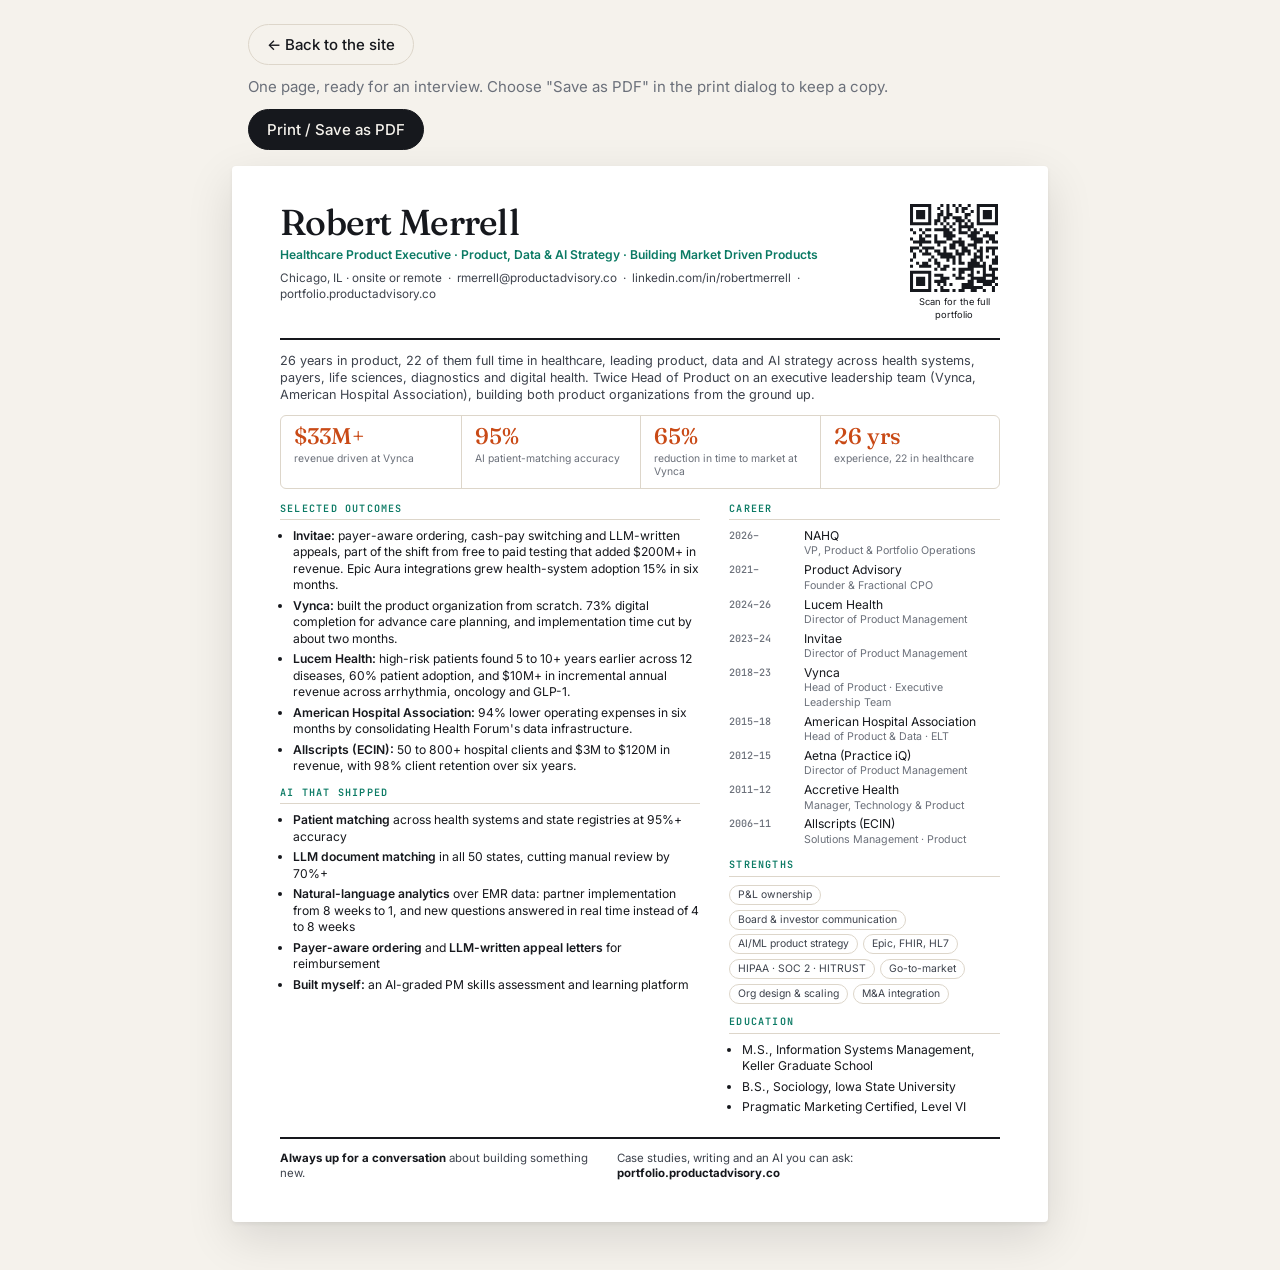
<file: one-pager.html>
<!doctype html>
<html lang="en">
<head>
<meta charset="utf-8">
<meta name="viewport" content="width=device-width, initial-scale=1">
<title>One-Pager · Robert Merrell, Healthcare Product</title>
<meta name="description" content="A one-page summary of Robert Merrell, healthcare product executive, ready to print or save as PDF.">
<meta property="og:title" content="One-Pager · Robert Merrell, Healthcare Product">
<meta property="og:description" content="A one-page summary, ready to print or save as PDF.">
<meta property="og:type" content="website">
<meta property="og:url" content="https://portfolio.productadvisory.co/one-pager">
<meta property="og:image" content="https://portfolio.productadvisory.co/assets/img/og.png">
<meta property="og:image:width" content="1200">
<meta property="og:image:height" content="630">
<meta name="twitter:card" content="summary_large_image">
<script type="application/ld+json">{"@context":"https://schema.org","@type":"ProfilePage","name":"One-Pager · Robert Merrell, Healthcare Product","url":"https://portfolio.productadvisory.co/one-pager","about":{"@id":"https://portfolio.productadvisory.co/#person"},"isPartOf":{"@type":"WebSite","name":"Robert Merrell","url":"https://portfolio.productadvisory.co/"},"breadcrumb":{"@type":"BreadcrumbList","itemListElement":[{"@type":"ListItem","position":1,"name":"Home","item":"https://portfolio.productadvisory.co/"},{"@type":"ListItem","position":2,"name":"One-Pager","item":"https://portfolio.productadvisory.co/one-pager"}]},"mainEntity":{"@context":"https://schema.org","@type":"Person","@id":"https://portfolio.productadvisory.co/#person","name":"Robert Merrell","jobTitle":"VP of Product & Portfolio Operations","description":"Healthcare product executive leading product, data and AI strategy across health systems, payers, life sciences, diagnostics and digital health.","worksFor":{"@type":"Organization","name":"NAHQ"},"address":{"@type":"PostalAddress","addressLocality":"Chicago","addressRegion":"IL"},"url":"https://portfolio.productadvisory.co/","image":"https://portfolio.productadvisory.co/assets/img/og.png","email":"mailto:rmerrell@productadvisory.co","knowsAbout":["Product management","Product strategy","Healthcare technology","AI product strategy","Data products","EMR interoperability","Revenue cycle"],"sameAs":["https://www.linkedin.com/in/robertmerrell/","https://github.com/merrellr","https://www.productadvisory.co/"]}}</script>
<link rel="canonical" href="https://portfolio.productadvisory.co/one-pager">
<meta name="theme-color" content="#f5f2ec">
<link rel="icon" href="/assets/img/favicon.svg" type="image/svg+xml">
<link rel="icon" href="/assets/img/favicon-32.png" sizes="32x32" type="image/png">
<link rel="apple-touch-icon" href="/assets/img/apple-touch-icon.png">
<link rel="preconnect" href="https://fonts.googleapis.com">
<link rel="preconnect" href="https://fonts.gstatic.com" crossorigin>
<link href="https://fonts.googleapis.com/css2?family=Fraunces:ital,opsz,wght@0,9..144,400;0,9..144,500;1,9..144,400;1,9..144,500&family=Inter:wght@400;500;600&family=JetBrains+Mono:wght@500&display=swap" rel="stylesheet">
<link rel="stylesheet" href="/assets/css/site.css?v=04312ab8">
<script src="/assets/js/prefs.js?v=e9649920"></script>
<script src="/assets/js/site.js?v=5aa0616c" defer></script>
<script src="/assets/js/consent.js?v=d8d885b5"></script>
<!-- Google Analytics 4 -->
<script async src="https://www.googletagmanager.com/gtag/js?id=G-62QKHPVHCM"></script>
<script>
  window.dataLayer = window.dataLayer || [];
  function gtag(){dataLayer.push(arguments);}
  gtag('js', new Date());
  gtag('config', 'G-62QKHPVHCM', { allow_google_signals: false, allow_ad_personalization_signals: false });
</script>

<style>
  /* One-pager: a fixed, print-friendly sheet. Colours are fixed so it prints the same in every style. */
  .op-bar { display: flex; flex-wrap: wrap; gap: 10px; align-items: center; justify-content: space-between; max-width: 8.5in; margin: 24px auto 16px; padding: 0 16px; }
  .op-bar p { margin: 0; color: var(--muted); font-size: .9375rem; }
  .sheet {
    --i: #16181d; --i2: #3d424c; --m: #6b707a; --l: #ddd6ca; --a: #0b7a64; --w: #c94a16;
    width: 8.5in; max-width: calc(100% - 24px); min-height: 11in; margin: 0 auto 48px; background: #fff; color: var(--i);
    padding: .4in .5in .36in; box-shadow: 0 2px 4px rgba(0,0,0,.06), 0 16px 48px rgba(0,0,0,.12); border-radius: 4px;
    font: 400 9.1pt/1.35 "Inter", system-ui, sans-serif;
  }
  .sheet a { color: inherit; text-decoration: none; }
  .op-head { display: grid; grid-template-columns: 1fr auto; gap: 20px; align-items: start; border-bottom: 2px solid var(--i); padding-bottom: 12pt; }
  .op-head h1 { font: 500 27pt/1 "Fraunces", Georgia, serif; letter-spacing: -.02em; margin: 0 0 5pt; }
  .op-title { font-weight: 600; color: var(--a); margin: 0 0 6pt; }
  .op-contact { color: var(--i2); font-size: 8.8pt; margin: 0; }
  .op-qr { text-align: center; font-size: 7pt; color: var(--m); width: 92px; }
  .op-qr svg { display: block; margin: 0 auto 3pt; }
  .op-summary { margin: 9pt 0 9pt; color: var(--i2); font-size: 9.5pt; }
  .op-stats { display: grid; grid-template-columns: repeat(4, 1fr); border: 1px solid var(--l); border-radius: 6px; margin-bottom: 11pt; }
  .op-stats div { padding: 7pt 10pt; }
  .op-stats div + div { border-left: 1px solid var(--l); }
  .op-stats b { display: block; font: 500 17pt/1.05 "Fraunces", Georgia, serif; color: var(--w); }
  .op-stats span { font-size: 7.8pt; color: var(--m); line-height: 1.3; display: block; margin-top: 2pt; }
  .op-cols { display: grid; grid-template-columns: 1.55fr 1fr; gap: 22pt; }
  .sheet h2 { font: 600 7.6pt/1 "JetBrains Mono", monospace; letter-spacing: .12em; text-transform: uppercase; color: var(--a); margin: 0 0 6pt; padding-bottom: 4pt; border-bottom: 1px solid var(--l); }
  .sheet h2 + * { margin-top: 0; }
  .sheet ul { margin: 0 0 10pt; padding-left: 1.05em; }
  .sheet li { margin: 0 0 3.2pt; }
  .sheet li b { font-weight: 600; }
  .op-career { list-style: none; padding: 0 !important; }
  .op-career li { display: grid; grid-template-columns: 50pt 1fr; gap: 6pt; margin-bottom: 2.6pt; }
  .op-career .y { font: 500 7.6pt/1.6 "JetBrains Mono", monospace; color: var(--m); }
  .op-career small { display: block; color: var(--m); font-size: 8pt; }
  .op-tags { display: flex; flex-wrap: wrap; gap: 3.5pt; margin-bottom: 10pt; }
  .op-tags span { border: 1px solid var(--l); border-radius: 99px; padding: 1.5pt 6pt; font-size: 7.8pt; color: var(--i2); }
  .op-foot { margin-top: 6pt; padding-top: 9pt; border-top: 2px solid var(--i); display: flex; justify-content: space-between; gap: 16px; font-size: 8.6pt; color: var(--i2); }
  .op-foot b { color: var(--i); }
  @media (max-width: 760px) {
    .sheet { padding: 20px; min-height: 0; font-size: 10pt; }
    .op-cols, .op-head { grid-template-columns: 1fr; }
    .op-stats { grid-template-columns: 1fr 1fr; }
    .op-stats div + div { border-left: 0; }
    .op-foot { flex-direction: column; }
  }
  @page { size: letter; margin: 0; }
  @media print {
    body { background: #fff !important; background-image: none !important; }
    .op-bar, .skip { display: none !important; }
    .sheet { box-shadow: none; margin: 0; max-width: none; border-radius: 0; min-height: 0; width: 8.5in; }
    * { -webkit-print-color-adjust: exact; print-color-adjust: exact; }
  }
</style>
</head>
<body>
<a class="skip" href="#sheet">Skip to the one-pager</a>
<div class="op-bar">
  <a class="btn ghost" href="/">← Back to the site</a>
  <p>One page, ready for an interview. Choose "Save as PDF" in the print dialog to keep a copy.</p>
  <button class="btn" type="button" onclick="window.print()">Print / Save as PDF</button>
</div>

<article class="sheet" id="sheet">
  <header class="op-head">
    <div>
      <h1>Robert Merrell</h1>
      <p class="op-title">Healthcare Product Executive · Product, Data &amp; AI Strategy · Building Market Driven Products</p>
      <p class="op-contact">Chicago, IL · onsite or remote &nbsp;·&nbsp; <a href="mailto:rmerrell@productadvisory.co">rmerrell@productadvisory.co</a> &nbsp;·&nbsp; <a href="https://www.linkedin.com/in/robertmerrell/">linkedin.com/in/robertmerrell</a> &nbsp;·&nbsp; <a href="https://portfolio.productadvisory.co">portfolio.productadvisory.co</a></p>
    </div>
    <a class="op-qr" href="https://portfolio.productadvisory.co"><svg xmlns="http://www.w3.org/2000/svg" viewBox="0 0 29 29" width="88" height="88" class="segno"><title>QR code: portfolio.productadvisory.co</title><path class="qrline" stroke="#16181d" d="M0 0.5h7m3 0h1m1 0h1m1 0h1m1 0h1m2 0h1m2 0h7m-29 1h1m5 0h1m2 0h1m2 0h1m2 0h1m1 0h2m3 0h1m5 0h1m-29 1h1m1 0h3m1 0h1m3 0h1m1 0h1m2 0h1m1 0h1m2 0h1m1 0h1m1 0h3m1 0h1m-29 1h1m1 0h3m1 0h1m2 0h2m1 0h2m4 0h2m2 0h1m1 0h3m1 0h1m-29 1h1m1 0h3m1 0h1m2 0h1m1 0h2m1 0h3m1 0h1m3 0h1m1 0h3m1 0h1m-29 1h1m5 0h1m1 0h2m1 0h1m3 0h3m1 0h1m2 0h1m5 0h1m-29 1h7m1 0h1m1 0h1m1 0h1m1 0h1m1 0h1m1 0h1m1 0h1m1 0h7m-18 1h1m1 0h1m2 0h5m-21 1h1m2 0h1m1 0h2m1 0h5m1 0h1m1 0h1m2 0h1m1 0h1m1 0h1m-23 1h1m2 0h1m6 0h3m2 0h3m1 0h3m2 0h1m2 0h1m-26 1h1m1 0h2m1 0h1m2 0h4m4 0h3m2 0h4m-28 1h1m2 0h2m3 0h1m3 0h2m2 0h1m3 0h4m2 0h2m-27 1h6m1 0h4m2 0h4m3 0h3m1 0h1m1 0h2m-26 1h1m5 0h1m3 0h2m1 0h2m1 0h3m-22 1h3m1 0h4m3 0h1m1 0h2m2 0h2m2 0h1m1 0h1m1 0h4m-29 1h1m2 0h1m1 0h1m2 0h2m1 0h1m3 0h1m1 0h3m2 0h2m1 0h1m1 0h1m-27 1h1m2 0h3m2 0h5m1 0h3m1 0h1m1 0h1m1 0h1m3 0h1m-27 1h1m5 0h1m2 0h5m1 0h1m4 0h3m1 0h1m2 0h1m-29 1h1m5 0h1m1 0h1m3 0h1m1 0h1m1 0h1m3 0h2m1 0h1m3 0h2m-27 1h1m1 0h2m2 0h2m4 0h1m1 0h2m1 0h4m1 0h1m2 0h2m-29 1h1m2 0h4m2 0h1m1 0h2m6 0h6m1 0h1m-19 1h1m1 0h2m2 0h1m1 0h5m3 0h1m1 0h3m-29 1h7m9 0h2m2 0h1m1 0h1m1 0h1m2 0h1m-28 1h1m5 0h1m1 0h3m3 0h1m1 0h1m2 0h2m3 0h4m-28 1h1m1 0h3m1 0h1m3 0h3m2 0h3m2 0h5m2 0h2m-29 1h1m1 0h3m1 0h1m1 0h4m7 0h2m1 0h6m-28 1h1m1 0h3m1 0h1m2 0h1m1 0h1m1 0h1m3 0h4m3 0h3m1 0h1m-29 1h1m5 0h1m3 0h1m6 0h7m3 0h1m-28 1h7m1 0h1m1 0h3m1 0h1m1 0h2m2 0h2m2 0h1m2 0h1"/></svg>
 Scan for the full portfolio</a>
  </header>

  <p class="op-summary">26 years in product, 22 of them full time in healthcare, leading product, data and AI strategy across health systems, payers, life sciences, diagnostics and digital health. Twice Head of Product on an executive leadership team (Vynca, American Hospital Association), building both product organizations from the ground up.</p>

  <div class="op-stats">
    <div><b>$33M+</b><span>revenue driven at Vynca</span></div>
    <div><b>95%</b><span>AI patient-matching accuracy</span></div>
    <div><b>65%</b><span>reduction in time to market at Vynca</span></div>
    <div><b>26 yrs</b><span>experience, 22 in healthcare</span></div>
  </div>

  <div class="op-cols">
    <div>
      <h2>Selected outcomes</h2>
      <ul>
        <li><b>Invitae:</b> payer-aware ordering, cash-pay switching and LLM-written appeals, part of the shift from free to paid testing that added $200M+ in revenue. Epic Aura integrations grew health-system adoption 15% in six months.</li>
        <li><b>Vynca:</b> built the product organization from scratch. 73% digital completion for advance care planning, and implementation time cut by about two months.</li>
        <li><b>Lucem Health:</b> high-risk patients found 5 to 10+ years earlier across 12 diseases, 60% patient adoption, and $10M+ in incremental annual revenue across arrhythmia, oncology and GLP-1.</li>
        <li><b>American Hospital Association:</b> 94% lower operating expenses in six months by consolidating Health Forum's data infrastructure.</li>
        <li><b>Allscripts (ECIN):</b> 50 to 800+ hospital clients and $3M to $120M in revenue, with 98% client retention over six years.</li>
      </ul>
      <h2>AI that shipped</h2>
      <ul>
        <li><b>Patient matching</b> across health systems and state registries at 95%+ accuracy</li>
        <li><b>LLM document matching</b> in all 50 states, cutting manual review by 70%+</li>
        <li><b>Natural-language analytics</b> over EMR data: partner implementation from 8 weeks to 1, and new questions answered in real time instead of 4 to 8 weeks</li>
        <li><b>Payer-aware ordering</b> and <b>LLM-written appeal letters</b> for reimbursement</li>
        <li><b>Built myself:</b> an AI-graded PM skills assessment and learning platform</li>
      </ul>
    </div>
    <div>
      <h2>Career</h2>
      <ul class="op-career">
        <li><span class="y">2026–</span><span>NAHQ<small>VP, Product &amp; Portfolio Operations</small></span></li>
        <li><span class="y">2021–</span><span>Product Advisory<small>Founder &amp; Fractional CPO</small></span></li>
        <li><span class="y">2024–26</span><span>Lucem Health<small>Director of Product Management</small></span></li>
        <li><span class="y">2023–24</span><span>Invitae<small>Director of Product Management</small></span></li>
        <li><span class="y">2018–23</span><span>Vynca<small>Head of Product · Executive Leadership Team</small></span></li>
        <li><span class="y">2015–18</span><span>American Hospital Association<small>Head of Product &amp; Data · ELT</small></span></li>
        <li><span class="y">2012–15</span><span>Aetna (Practice iQ)<small>Director of Product Management</small></span></li>
        <li><span class="y">2011–12</span><span>Accretive Health<small>Manager, Technology &amp; Product</small></span></li>
        <li><span class="y">2006–11</span><span>Allscripts (ECIN)<small>Solutions Management · Product</small></span></li>
      </ul>
      <h2>Strengths</h2>
      <div class="op-tags"><span>P&amp;L ownership</span><span>Board &amp; investor communication</span><span>AI/ML product strategy</span><span>Epic, FHIR, HL7</span><span>HIPAA · SOC 2 · HITRUST</span><span>Go-to-market</span><span>Org design &amp; scaling</span><span>M&amp;A integration</span></div>
      <h2>Education</h2>
      <ul>
        <li>M.S., Information Systems Management, Keller Graduate School</li>
        <li>B.S., Sociology, Iowa State University</li>
        <li>Pragmatic Marketing Certified, Level VI</li>
      </ul>
    </div>
  </div>

  <footer class="op-foot">
    <span><b>Always up for a conversation</b> about building something new.</span>
    <span>Case studies, writing and an AI you can ask: <b>portfolio.productadvisory.co</b></span>
  </footer>
</article>
</body>
</html>
</file>
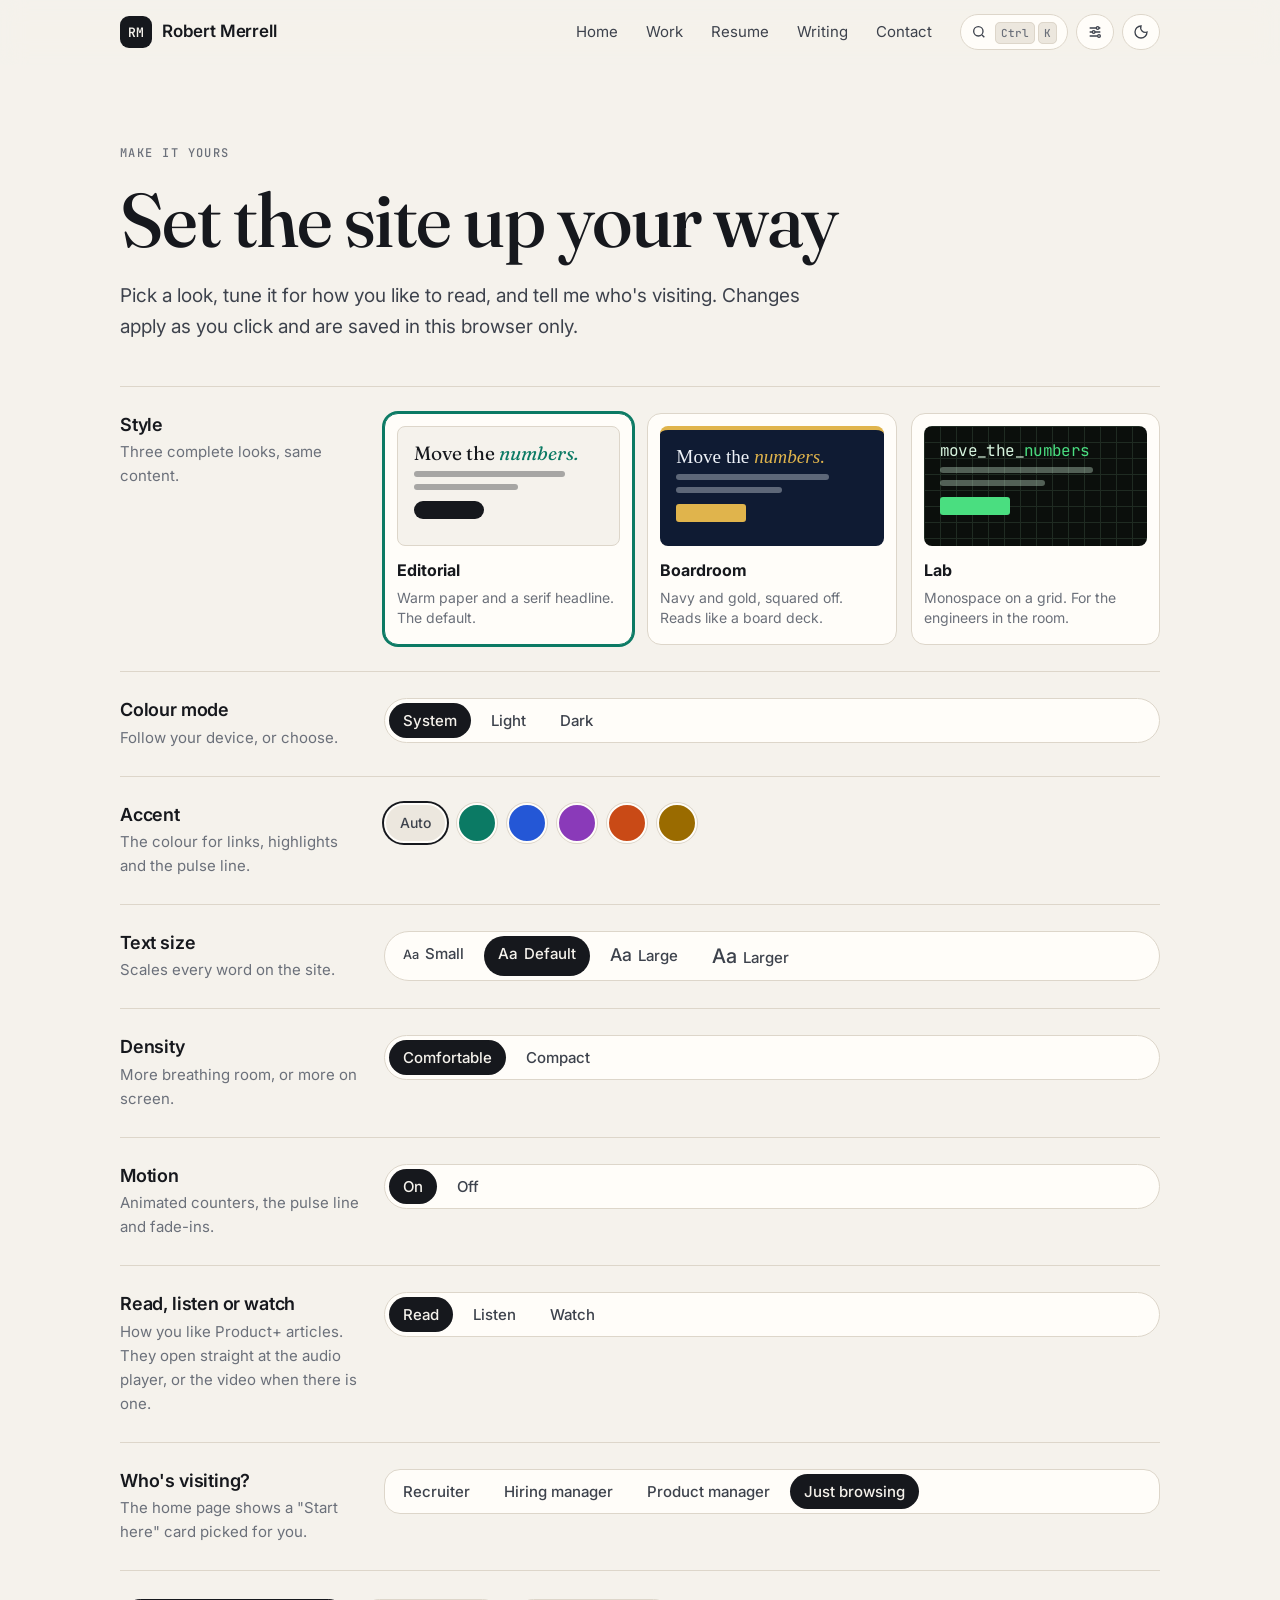
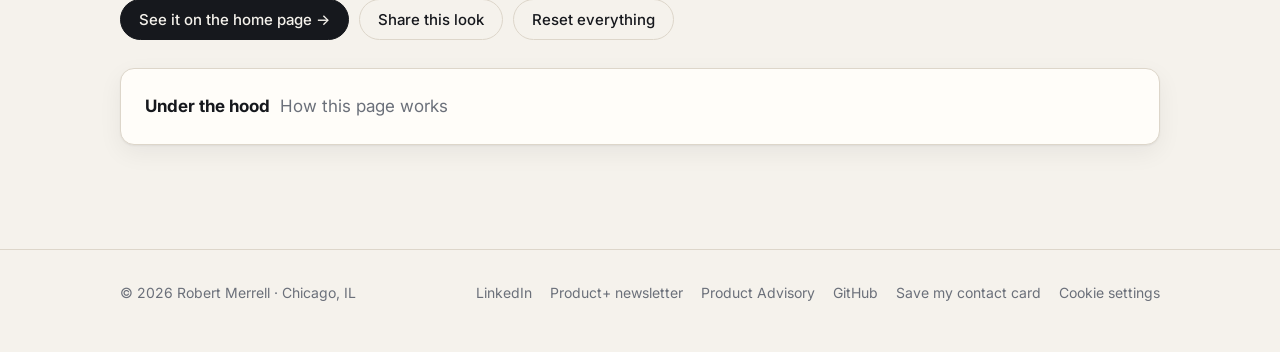
<file: preferences.html>
<!doctype html>
<html lang="en">
<head>
<meta charset="utf-8">
<meta name="robots" content="noindex">
<meta name="viewport" content="width=device-width, initial-scale=1">
<title>Make it yours · Robert Merrell</title>
<meta name="description" content="Change how Robert Merrell's portfolio looks: three styles, colour mode, accent, text size, density and motion.">
<meta property="og:title" content="Make it yours · Robert Merrell">
<meta property="og:description" content="Change how Robert Merrell's portfolio looks: three styles, colour mode, accent, text size, density and motion.">
<meta property="og:type" content="website">
<meta property="og:url" content="https://portfolio.productadvisory.co/preferences">
<meta property="og:image" content="https://portfolio.productadvisory.co/assets/img/og.png">
<meta property="og:image:width" content="1200">
<meta property="og:image:height" content="630">
<meta name="twitter:card" content="summary_large_image">
<link rel="canonical" href="https://portfolio.productadvisory.co/preferences">
<meta name="theme-color" content="#f5f2ec">
<link rel="icon" href="/assets/img/favicon.svg" type="image/svg+xml">
<link rel="icon" href="/assets/img/favicon-32.png" sizes="32x32" type="image/png">
<link rel="apple-touch-icon" href="/assets/img/apple-touch-icon.png">
<link rel="preconnect" href="https://fonts.googleapis.com">
<link rel="preconnect" href="https://fonts.gstatic.com" crossorigin>
<link href="https://fonts.googleapis.com/css2?family=Fraunces:ital,opsz,wght@0,9..144,400;0,9..144,500;1,9..144,400;1,9..144,500&family=Inter:wght@400;500;600&family=JetBrains+Mono:wght@500&display=swap" rel="stylesheet">
<link rel="stylesheet" href="/assets/css/site.css?v=04312ab8">
<script src="/assets/js/prefs.js?v=e9649920"></script>
<script src="/assets/js/site.js?v=5aa0616c" defer></script>
<script src="/assets/js/consent.js?v=d8d885b5"></script>
<!-- Google Analytics 4 -->
<script async src="https://www.googletagmanager.com/gtag/js?id=G-62QKHPVHCM"></script>
<script>
  window.dataLayer = window.dataLayer || [];
  function gtag(){dataLayer.push(arguments);}
  gtag('js', new Date());
  gtag('config', 'G-62QKHPVHCM', { allow_google_signals: false, allow_ad_personalization_signals: false });
</script>
</head>
<body>
<a class="skip" href="#main">Skip to content</a>

<header class="nav">
  <div class="wrap">
    <a class="brand" href="/"><span class="brand-mark">RM</span>Robert Merrell</a>
    <nav class="nav-links" aria-label="Main">
      <a href="/">Home</a>
      <a href="/work">Work</a>
      <a href="/resume">Resume</a>
      <a href="/writing">Writing</a>
      <a href="/contact">Contact</a>
    </nav>
    <div class="nav-tools">
      <button class="icon-btn" data-action="palette" aria-label="Open command menu"><svg viewBox="0 0 24 24" fill="none" stroke="currentColor" stroke-width="2"><circle cx="11" cy="11" r="7"/><path d="m20 20-3.5-3.5"/></svg><span class="k-hint"><kbd class="mod-key">⌘</kbd> <kbd>K</kbd></span></button>
      <a class="icon-btn" href="/preferences" aria-label="Make it yours: change how this site looks" title="Make it yours"><svg viewBox="0 0 24 24" fill="none" stroke="currentColor" stroke-width="2"><path d="M4 6h10M18 6h2M4 12h4M12 12h8M4 18h12M20 18h0"/><circle cx="16" cy="6" r="2"/><circle cx="10" cy="12" r="2"/><circle cx="18" cy="18" r="2"/></svg></a>
      <button class="icon-btn" data-action="theme" aria-label="Toggle light or dark"><svg viewBox="0 0 24 24" fill="none" stroke="currentColor" stroke-width="2"><path d="M12 3a9 9 0 1 0 9 9 7 7 0 0 1-9-9Z"/></svg></button>
      <button class="icon-btn menu-btn" aria-label="Menu" aria-expanded="false"><svg viewBox="0 0 24 24" fill="none" stroke="currentColor" stroke-width="2"><path d="M4 7h16M4 12h16M4 17h16"/></svg></button>
    </div>
  </div>
</header>

<main id="main">
  <header class="page-head">
    <div class="wrap">
      <div class="eyebrow">Make it yours</div>
      <h1>Set the site up your way</h1>
      <p>Pick a look, tune it for how you like to read, and tell me who's visiting. Changes apply as you click and are saved in this browser only.</p>
    </div>
  </header>

  <section style="padding-top:0">
    <div class="wrap prefs" id="prefs">

      <div class="pref-block">
        <div class="pref-label"><h2>Style</h2><p>Three complete looks, same content.</p></div>
        <div class="style-picks" role="radiogroup" aria-label="Style" data-pref="style">
          <button type="button" role="radio" data-value="editorial" class="style-card">
            <span class="mini mini-editorial" aria-hidden="true"><i class="mh">Move the <em>numbers.</em></i><i class="ml"></i><i class="ml s"></i><i class="mb"></i></span>
            <b>Editorial</b><span>Warm paper and a serif headline. The default.</span>
          </button>
          <button type="button" role="radio" data-value="boardroom" class="style-card">
            <span class="mini mini-boardroom" aria-hidden="true"><i class="mh">Move the <em>numbers.</em></i><i class="ml"></i><i class="ml s"></i><i class="mb"></i></span>
            <b>Boardroom</b><span>Navy and gold, squared off. Reads like a board deck.</span>
          </button>
          <button type="button" role="radio" data-value="lab" class="style-card">
            <span class="mini mini-lab" aria-hidden="true"><i class="mh">move_the_<em>numbers</em></i><i class="ml"></i><i class="ml s"></i><i class="mb"></i></span>
            <b>Lab</b><span>Monospace on a grid. For the engineers in the room.</span>
          </button>
        </div>
      </div>

      <div class="pref-block">
        <div class="pref-label"><h2>Colour mode</h2><p>Follow your device, or choose.</p></div>
        <div class="seg" role="radiogroup" aria-label="Colour mode" data-pref="theme">
          <button type="button" role="radio" data-value="">System</button>
          <button type="button" role="radio" data-value="light">Light</button>
          <button type="button" role="radio" data-value="dark">Dark</button>
        </div>
      </div>

      <div class="pref-block">
        <div class="pref-label"><h2>Accent</h2><p>The colour for links, highlights and the pulse line.</p></div>
        <div class="swatches" role="radiogroup" aria-label="Accent colour" data-pref="accent">
          <button type="button" role="radio" data-value="" class="sw sw-default" title="Style default"><span>Auto</span></button>
          <button type="button" role="radio" data-value="green" class="sw" style="--c:#0b7a64" title="Green" aria-label="Green"></button>
          <button type="button" role="radio" data-value="blue" class="sw" style="--c:#2457d6" title="Blue" aria-label="Blue"></button>
          <button type="button" role="radio" data-value="plum" class="sw" style="--c:#8a3ab9" title="Plum" aria-label="Plum"></button>
          <button type="button" role="radio" data-value="coral" class="sw" style="--c:#c94a16" title="Coral" aria-label="Coral"></button>
          <button type="button" role="radio" data-value="gold" class="sw" style="--c:#9a6b00" title="Gold" aria-label="Gold"></button>
        </div>
      </div>

      <div class="pref-block">
        <div class="pref-label"><h2>Text size</h2><p>Scales every word on the site.</p></div>
        <div class="seg" role="radiogroup" aria-label="Text size" data-pref="text">
          <button type="button" role="radio" data-value="s"><span style="font-size:.8rem">Aa</span> Small</button>
          <button type="button" role="radio" data-value="m"><span style="font-size:.95rem">Aa</span> Default</button>
          <button type="button" role="radio" data-value="l"><span style="font-size:1.1rem">Aa</span> Large</button>
          <button type="button" role="radio" data-value="xl"><span style="font-size:1.25rem">Aa</span> Larger</button>
        </div>
      </div>

      <div class="pref-block">
        <div class="pref-label"><h2>Density</h2><p>More breathing room, or more on screen.</p></div>
        <div class="seg" role="radiogroup" aria-label="Density" data-pref="density">
          <button type="button" role="radio" data-value="comfortable">Comfortable</button>
          <button type="button" role="radio" data-value="compact">Compact</button>
        </div>
      </div>

      <div class="pref-block">
        <div class="pref-label"><h2>Motion</h2><p>Animated counters, the pulse line and fade-ins.</p></div>
        <div class="seg" role="radiogroup" aria-label="Motion" data-pref="motion">
          <button type="button" role="radio" data-value="full">On</button>
          <button type="button" role="radio" data-value="reduced">Off</button>
        </div>
      </div>

      <div class="pref-block">
        <div class="pref-label"><h2>Read, listen or watch</h2><p>How you like Product+ articles. They open straight at the audio player, or the video when there is one.</p></div>
        <div class="seg" role="radiogroup" aria-label="Read, listen or watch" data-pref="format">
          <button type="button" role="radio" data-value="read">Read</button>
          <button type="button" role="radio" data-value="listen">Listen</button>
          <button type="button" role="radio" data-value="watch">Watch</button>
        </div>
      </div>

      <div class="pref-block">
        <div class="pref-label"><h2>Who's visiting?</h2><p>The home page shows a "Start here" card picked for you.</p></div>
        <div class="seg wrap-seg" role="radiogroup" aria-label="Who's visiting" data-pref="lens">
          <button type="button" role="radio" data-value="recruiter">Recruiter</button>
          <button type="button" role="radio" data-value="hiring">Hiring manager</button>
          <button type="button" role="radio" data-value="product">Product manager</button>
          <button type="button" role="radio" data-value="">Just browsing</button>
        </div>
      </div>

      <div class="pref-actions">
        <a class="btn" href="/">See it on the home page →</a>
        <button type="button" class="btn ghost" id="prefs-share">Share this look</button>
        <button type="button" class="btn ghost" id="prefs-reset">Reset everything</button>
        <input class="share-url" id="prefs-share-url" readonly hidden aria-label="Link to this look">
      </div>

      <details class="card under-hood">
        <summary><b>Under the hood</b> <span class="muted">How this page works</span></summary>
        <ul>
          <li>Every colour, font and corner radius on the site is a CSS custom property. Each style or accent is a small set of overrides on the <code>&lt;html&gt;</code> element, in light and dark versions.</li>
          <li>A short script in the page head reads your choices before anything is drawn, so a returning visitor never sees the default look flash first.</li>
          <li>Text size scales from one root value, because every font size is set in <code>rem</code>.</li>
          <li>Your choices are kept in this browser's local storage. Nothing is sent to a server. If storage is blocked, the site still works and simply forgets on the next visit.</li>
          <li>No frameworks and no build step: plain HTML, CSS and JavaScript. <a href="https://github.com/merrellr/portfolio" target="_blank" rel="noopener">Read the code ↗</a></li>
        </ul>
      </details>
    </div>
  </section>
</main>

<footer class="site">
  <div class="wrap">
    <span>© <span id="year">2026</span> Robert Merrell · Chicago, IL</span>
    <nav aria-label="Footer">
      <a href="https://www.linkedin.com/in/robertmerrell/" target="_blank" rel="noopener">LinkedIn</a>
      <a href="https://www.linkedin.com/build-relation/newsletter-follow?entityUrn=7391081463410196482" target="_blank" rel="noopener">Product+ newsletter</a>
      <a href="https://www.productadvisory.co/" target="_blank" rel="noopener">Product Advisory</a>
      <a href="https://github.com/merrellr" target="_blank" rel="noopener">GitHub</a>
      <a href="/card">Save my contact card</a>
      <button type="button" class="linklike" data-action="cookies">Cookie settings</button>
    </nav>
  </div>
</footer>
</body>
</html>
</file>
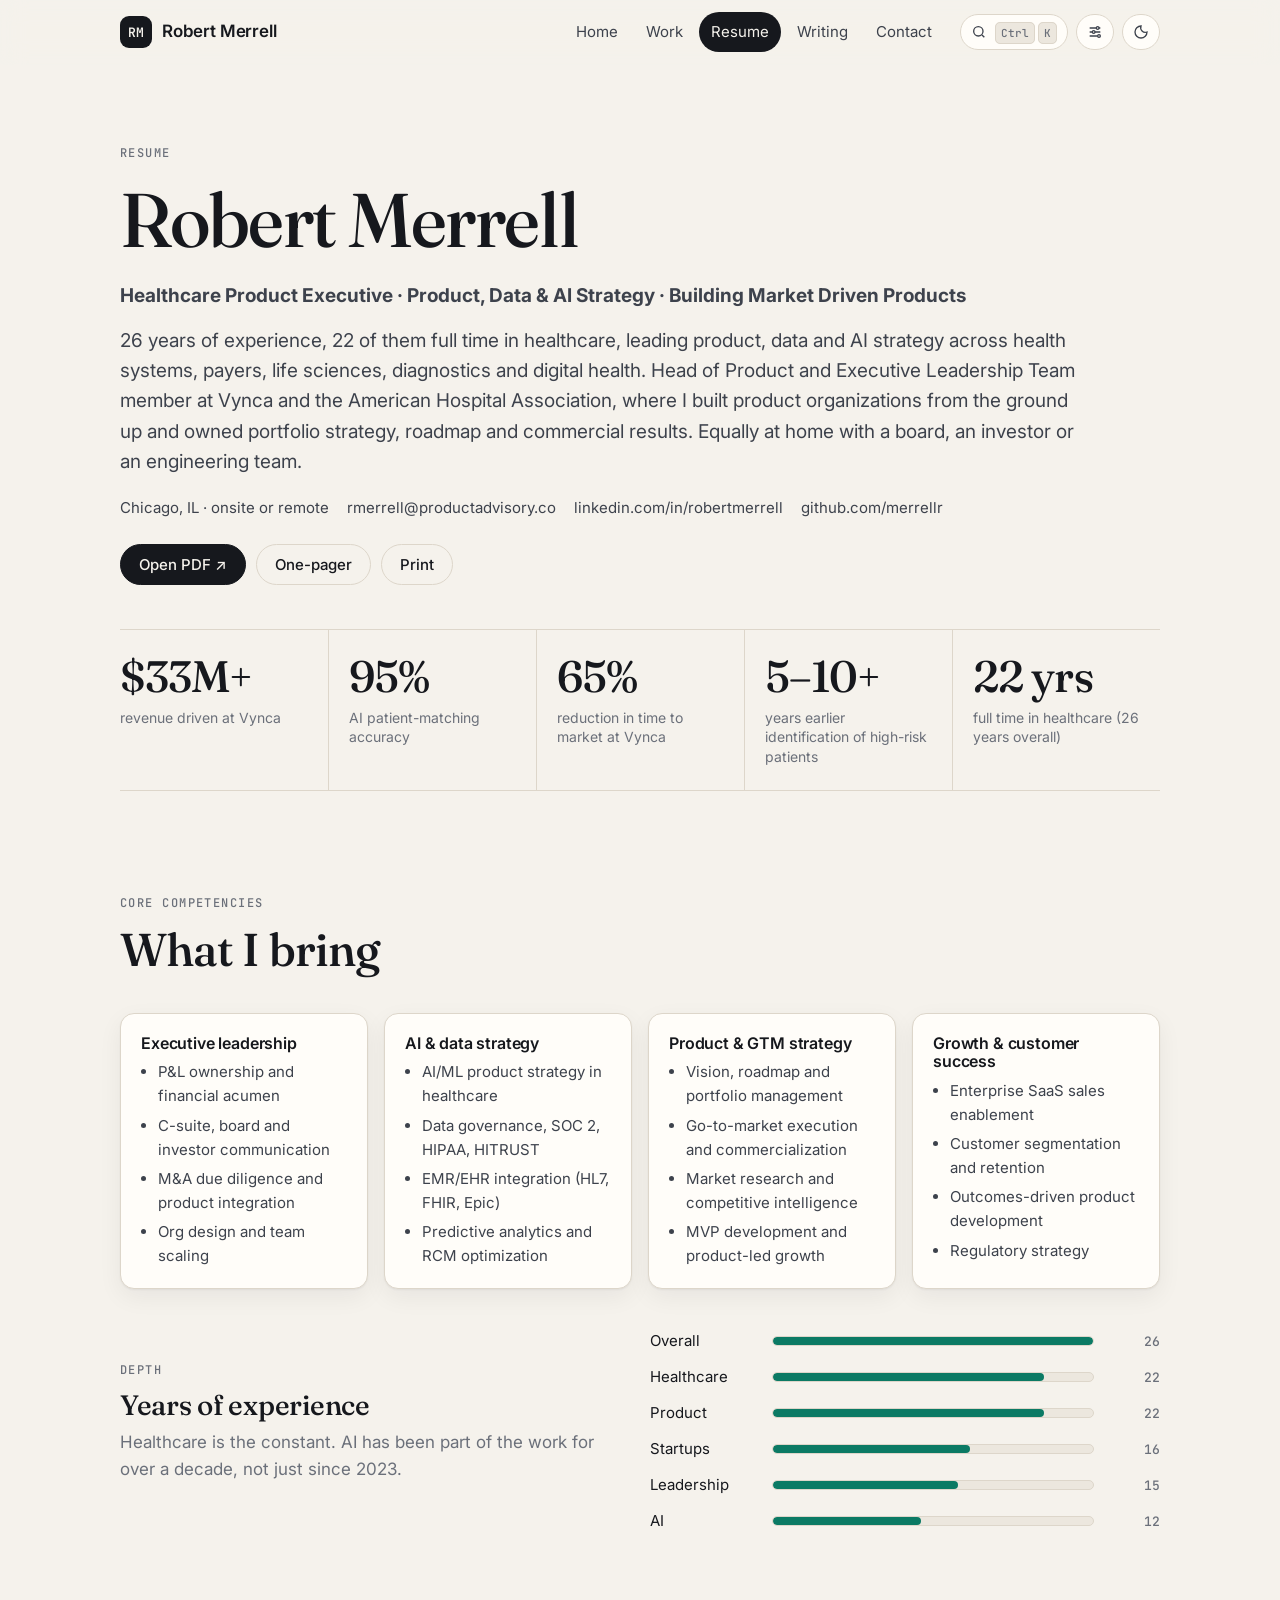
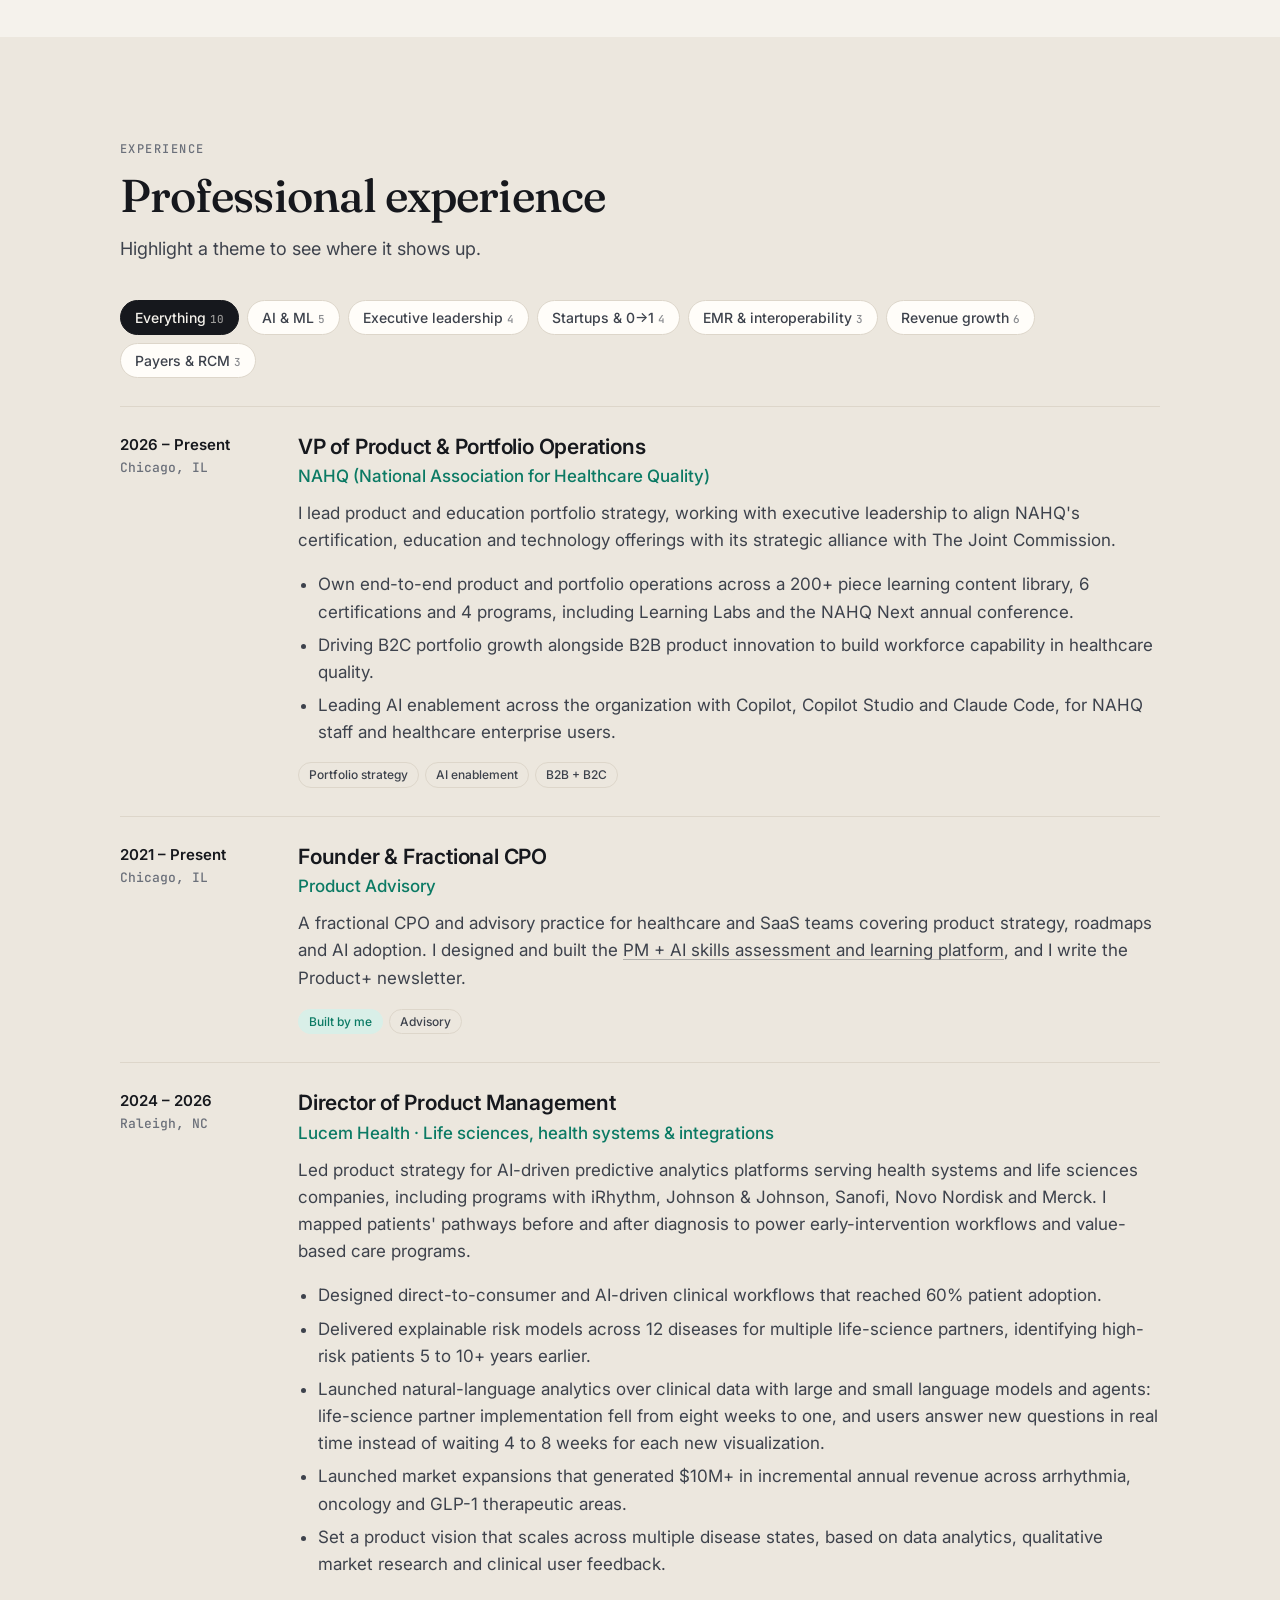
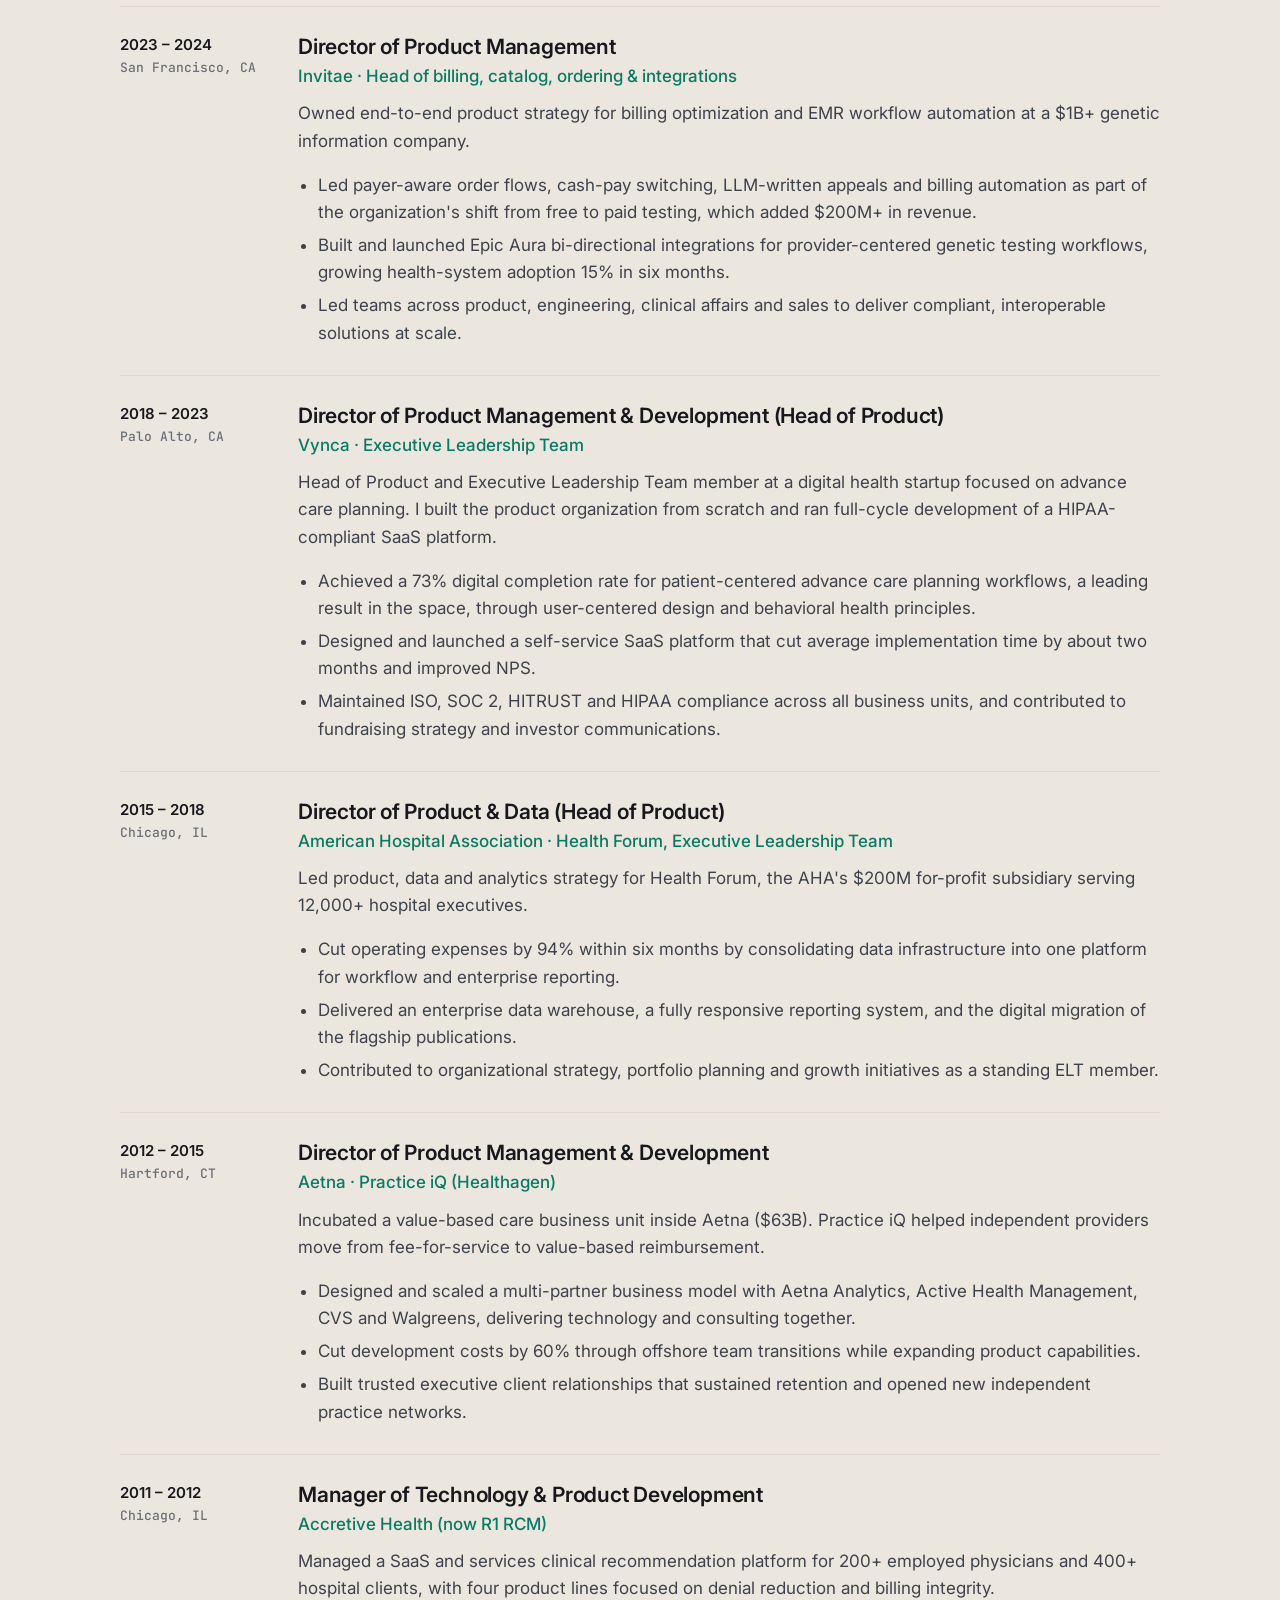
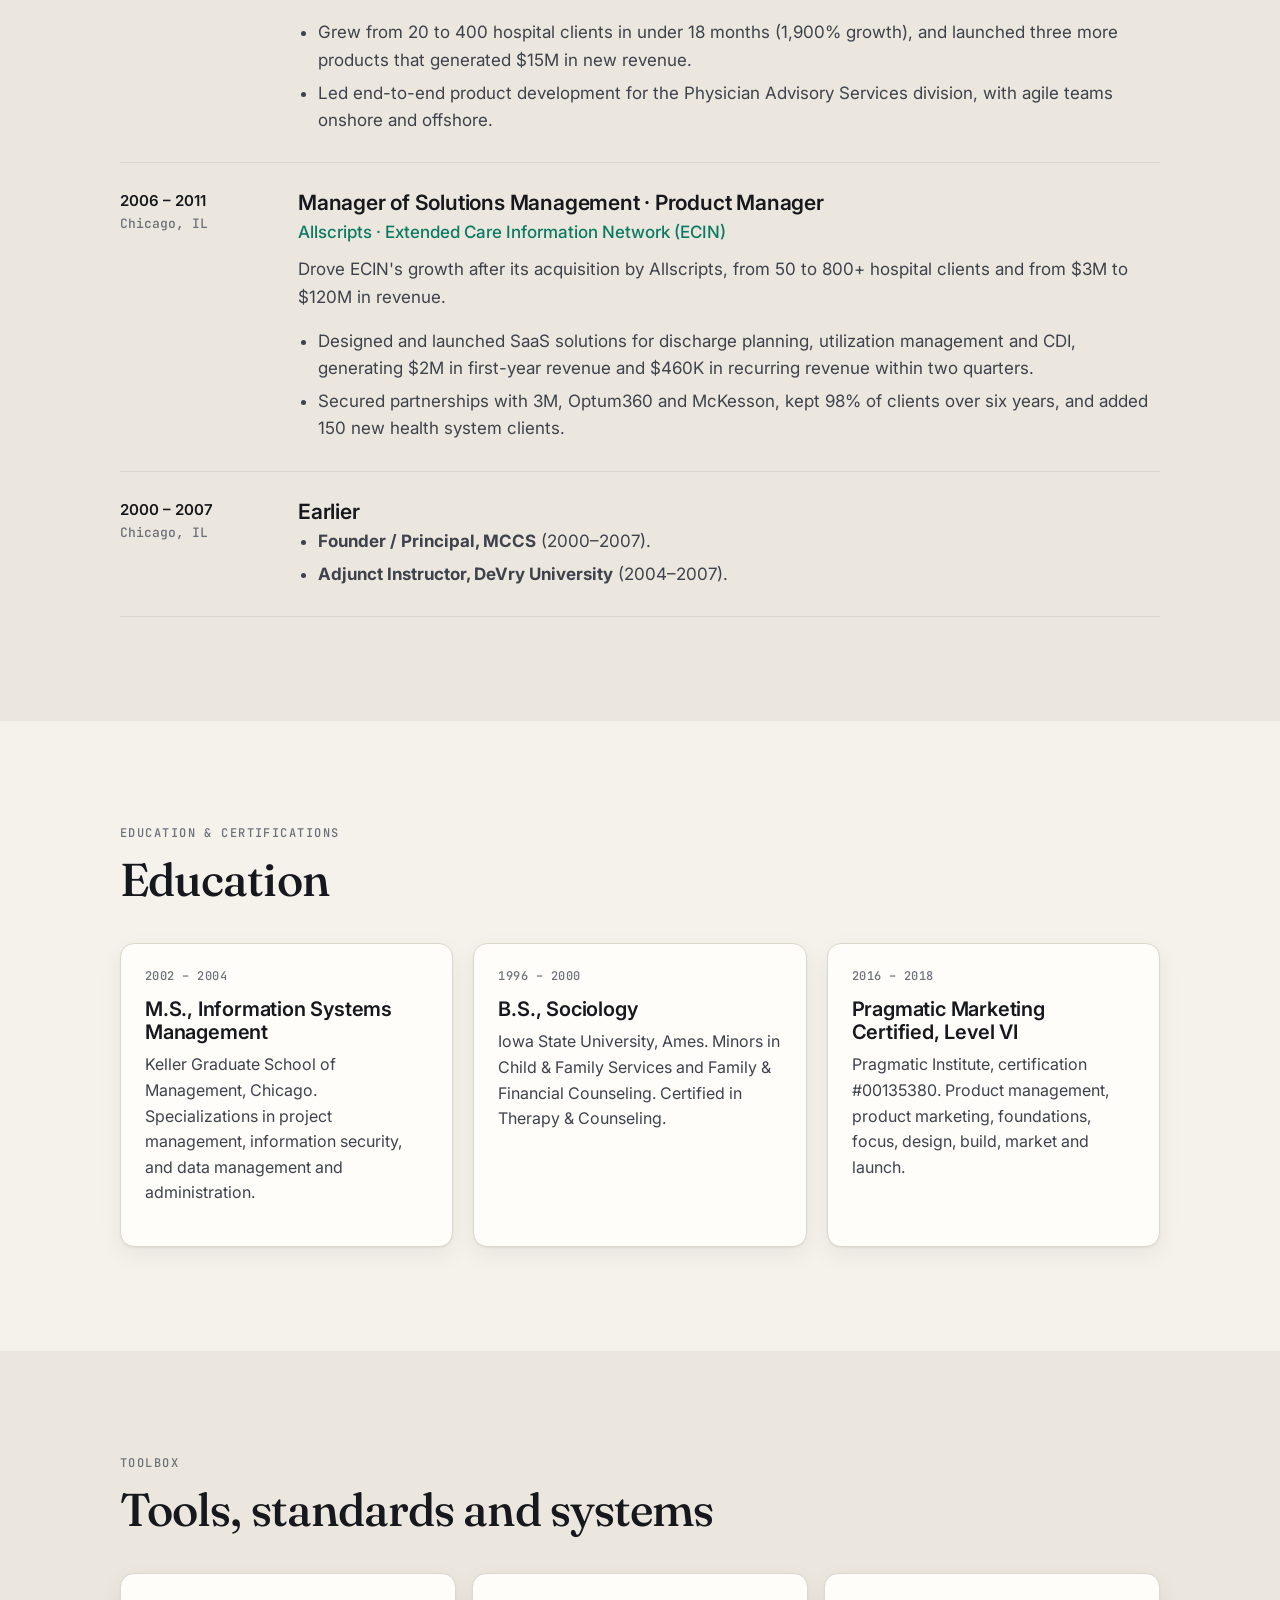
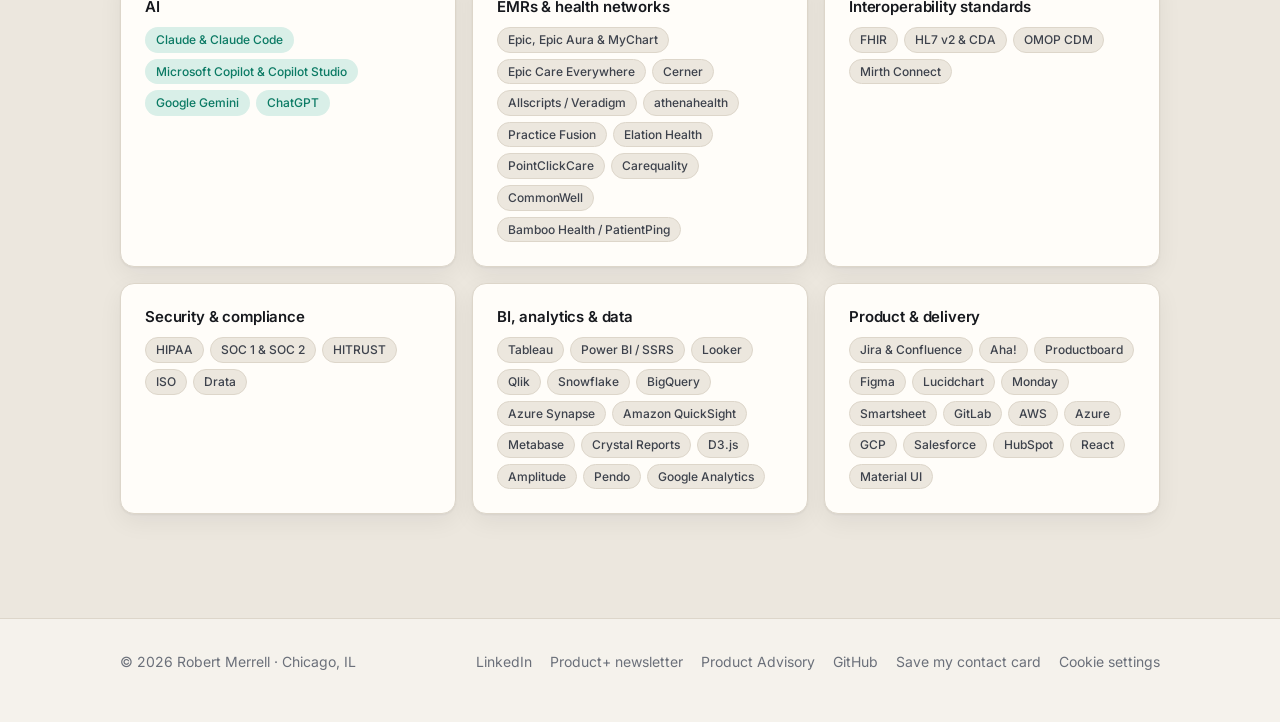
<file: resume.html>
<!doctype html>
<html lang="en">
<head>
<meta charset="utf-8">
<meta name="viewport" content="width=device-width, initial-scale=1">
<title>Resume · Robert Merrell, Healthcare Product Executive</title>
<meta name="description" content="Resume of Robert Merrell, a healthcare product executive: NAHQ, Lucem Health, Invitae, Vynca, American Hospital Association, Aetna, Accretive Health, Allscripts.">
<meta property="og:title" content="Resume · Robert Merrell, Healthcare Product Executive">
<meta property="og:description" content="Healthcare product executive | AI-enabled portfolios | Product organization builder.">
<meta property="og:type" content="website">
<meta property="og:url" content="https://portfolio.productadvisory.co/resume">
<meta property="og:image" content="https://portfolio.productadvisory.co/assets/img/og.png">
<meta property="og:image:width" content="1200">
<meta property="og:image:height" content="630">
<meta name="twitter:card" content="summary_large_image">
<script type="application/ld+json">{"@context":"https://schema.org","@type":"ProfilePage","name":"Resume · Robert Merrell, Healthcare Product Executive","url":"https://portfolio.productadvisory.co/resume","about":{"@id":"https://portfolio.productadvisory.co/#person"},"isPartOf":{"@type":"WebSite","name":"Robert Merrell","url":"https://portfolio.productadvisory.co/"},"breadcrumb":{"@type":"BreadcrumbList","itemListElement":[{"@type":"ListItem","position":1,"name":"Home","item":"https://portfolio.productadvisory.co/"},{"@type":"ListItem","position":2,"name":"Resume","item":"https://portfolio.productadvisory.co/resume"}]},"mainEntity":{"@context":"https://schema.org","@type":"Person","@id":"https://portfolio.productadvisory.co/#person","name":"Robert Merrell","jobTitle":"VP of Product & Portfolio Operations","description":"Healthcare product executive leading product, data and AI strategy across health systems, payers, life sciences, diagnostics and digital health.","worksFor":{"@type":"Organization","name":"NAHQ"},"address":{"@type":"PostalAddress","addressLocality":"Chicago","addressRegion":"IL"},"url":"https://portfolio.productadvisory.co/","image":"https://portfolio.productadvisory.co/assets/img/og.png","email":"mailto:rmerrell@productadvisory.co","knowsAbout":["Product management","Product strategy","Healthcare technology","AI product strategy","Data products","EMR interoperability","Revenue cycle"],"sameAs":["https://www.linkedin.com/in/robertmerrell/","https://github.com/merrellr","https://www.productadvisory.co/"]}}</script>
<link rel="canonical" href="https://portfolio.productadvisory.co/resume">
<meta name="theme-color" content="#f5f2ec">
<link rel="icon" href="/assets/img/favicon.svg" type="image/svg+xml">
<link rel="icon" href="/assets/img/favicon-32.png" sizes="32x32" type="image/png">
<link rel="apple-touch-icon" href="/assets/img/apple-touch-icon.png">
<link rel="preconnect" href="https://fonts.googleapis.com">
<link rel="preconnect" href="https://fonts.gstatic.com" crossorigin>
<link href="https://fonts.googleapis.com/css2?family=Fraunces:ital,opsz,wght@0,9..144,400;0,9..144,500;1,9..144,400;1,9..144,500&family=Inter:wght@400;500;600&family=JetBrains+Mono:wght@500&display=swap" rel="stylesheet">
<link rel="stylesheet" href="/assets/css/site.css?v=04312ab8">
<script src="/assets/js/prefs.js?v=e9649920"></script>
<script src="/assets/js/site.js?v=5aa0616c" defer></script>
<script src="/assets/js/consent.js?v=d8d885b5"></script>
<!-- Google Analytics 4 -->
<script async src="https://www.googletagmanager.com/gtag/js?id=G-62QKHPVHCM"></script>
<script>
  window.dataLayer = window.dataLayer || [];
  function gtag(){dataLayer.push(arguments);}
  gtag('js', new Date());
  gtag('config', 'G-62QKHPVHCM', { allow_google_signals: false, allow_ad_personalization_signals: false });
</script>
</head>
<body>
<a class="skip" href="#main">Skip to content</a>

<header class="nav">
  <div class="wrap">
    <a class="brand" href="/"><span class="brand-mark">RM</span>Robert Merrell</a>
    <nav class="nav-links" aria-label="Main">
      <a href="/">Home</a>
      <a href="/work">Work</a>
      <a href="/resume" aria-current="page">Resume</a>
      <a href="/writing">Writing</a>
      <a href="/contact">Contact</a>
    </nav>
    <div class="nav-tools">
      <button class="icon-btn" data-action="palette" aria-label="Open command menu"><svg viewBox="0 0 24 24" fill="none" stroke="currentColor" stroke-width="2"><circle cx="11" cy="11" r="7"/><path d="m20 20-3.5-3.5"/></svg><span class="k-hint"><kbd class="mod-key">⌘</kbd> <kbd>K</kbd></span></button>
      <a class="icon-btn" href="/preferences" aria-label="Make it yours: change how this site looks" title="Make it yours"><svg viewBox="0 0 24 24" fill="none" stroke="currentColor" stroke-width="2"><path d="M4 6h10M18 6h2M4 12h4M12 12h8M4 18h12M20 18h0"/><circle cx="16" cy="6" r="2"/><circle cx="10" cy="12" r="2"/><circle cx="18" cy="18" r="2"/></svg></a>
      <button class="icon-btn" data-action="theme" aria-label="Toggle light or dark"><svg viewBox="0 0 24 24" fill="none" stroke="currentColor" stroke-width="2"><path d="M12 3a9 9 0 1 0 9 9 7 7 0 0 1-9-9Z"/></svg></button>
      <button class="icon-btn menu-btn" aria-label="Menu" aria-expanded="false"><svg viewBox="0 0 24 24" fill="none" stroke="currentColor" stroke-width="2"><path d="M4 7h16M4 12h16M4 17h16"/></svg></button>
    </div>
  </div>
</header>

<main id="main">
  <header class="page-head">
    <div class="wrap resume-top">
      <div data-ask="Executive profile" data-kind="Resume" id="profile">
        <div class="eyebrow">Resume</div>
        <h1>Robert Merrell</h1>
        <p class="resume-tagline"><b>Healthcare Product Executive · Product, Data &amp; AI Strategy · Building Market Driven Products</b></p>
        <p style="margin-top:14px">26 years of experience, 22 of them full time in healthcare, leading product, data and AI strategy across health systems, payers, life sciences, diagnostics and digital health. Head of Product and Executive Leadership Team member at Vynca and the American Hospital Association, where I built product organizations from the ground up and owned portfolio strategy, roadmap and commercial results. Equally at home with a board, an investor or an engineering team.</p>
        <div class="contact-line">
          <span>Chicago, IL · onsite or remote</span>
          <a href="mailto:rmerrell@productadvisory.co">rmerrell@productadvisory.co</a>
          <a href="https://www.linkedin.com/in/robertmerrell/" target="_blank" rel="noopener">linkedin.com/in/robertmerrell</a>
          <a href="https://github.com/merrellr" target="_blank" rel="noopener">github.com/merrellr</a>
        </div>
      </div>
      <div class="btn-row no-print">
        <a class="btn" href="/assets/Robert-Merrell-Resume.pdf" target="_blank" rel="noopener">Open PDF ↗</a>
        <a class="btn ghost" href="/one-pager">One-pager</a>
        <button class="btn ghost" type="button" onclick="window.print()">Print</button>
      </div>
    </div>
  </header>

  <div class="wrap">
    <div class="stats" role="list" data-ask="Resume highlights" data-kind="Resume">
      <div class="stat" role="listitem"><b data-count="33" data-prefix="$" data-suffix="M+">$33M+</b><span>revenue driven at Vynca</span></div>
      <div class="stat" role="listitem"><b data-count="95" data-suffix="%">95%</b><span>AI patient-matching accuracy</span></div>
      <div class="stat" role="listitem"><b data-count="65" data-suffix="%">65%</b><span>reduction in time to market at Vynca</span></div>
      <div class="stat" role="listitem"><b>5–10+</b><span>years earlier identification of high-risk patients</span></div>
      <div class="stat" role="listitem"><b data-count="22" data-suffix=" yrs">22 yrs</b><span>full time in healthcare (26 years overall)</span></div>
    </div>
  </div>

  <!-- Competencies + years -->
  <section>
    <div class="wrap">
      <div class="section-head"><div class="eyebrow">Core competencies</div><h2>What I bring</h2></div>
      <div class="comp" data-ask="Core competencies" data-kind="Resume" id="competencies">
        <div class="card"><h3>Executive leadership</h3><ul><li>P&amp;L ownership and financial acumen</li><li>C-suite, board and investor communication</li><li>M&amp;A due diligence and product integration</li><li>Org design and team scaling</li></ul></div>
        <div class="card"><h3>AI &amp; data strategy</h3><ul><li>AI/ML product strategy in healthcare</li><li>Data governance, SOC 2, HIPAA, HITRUST</li><li>EMR/EHR integration (HL7, FHIR, Epic)</li><li>Predictive analytics and RCM optimization</li></ul></div>
        <div class="card"><h3>Product &amp; GTM strategy</h3><ul><li>Vision, roadmap and portfolio management</li><li>Go-to-market execution and commercialization</li><li>Market research and competitive intelligence</li><li>MVP development and product-led growth</li></ul></div>
        <div class="card"><h3>Growth &amp; customer success</h3><ul><li>Enterprise SaaS sales enablement</li><li>Customer segmentation and retention</li><li>Outcomes-driven product development</li><li>Regulatory strategy</li></ul></div>
      </div>

      <div class="grid two" style="margin-top:40px;align-items:center">
        <div>
          <div class="eyebrow">Depth</div>
          <h3 style="font:500 28px/1.15 var(--serif);margin:10px 0 8px">Years of experience</h3>
          <p class="muted">Healthcare is the constant. AI has been part of the work for over a decade, not just since 2023.</p>
        </div>
        <div class="bars" aria-label="Years of experience by area">
          <div class="bar"><span>Overall</span><div class="track"><div class="fill" data-w="100%"></div></div><span class="yrs">26</span></div>
          <div class="bar"><span>Healthcare</span><div class="track"><div class="fill" data-w="84.6%"></div></div><span class="yrs">22</span></div>
          <div class="bar"><span>Product</span><div class="track"><div class="fill" data-w="84.6%"></div></div><span class="yrs">22</span></div>
          <div class="bar"><span>Startups</span><div class="track"><div class="fill" data-w="61.5%"></div></div><span class="yrs">16</span></div>
          <div class="bar"><span>Leadership</span><div class="track"><div class="fill" data-w="57.7%"></div></div><span class="yrs">15</span></div>
          <div class="bar"><span>AI</span><div class="track"><div class="fill" data-w="46.2%"></div></div><span class="yrs">12</span></div>
        </div>
      </div>
    </div>
  </section>

  <!-- Experience -->
  <section class="band" id="experience">
    <div class="wrap">
      <div class="section-head"><div class="eyebrow">Experience</div><h2>Professional experience</h2><p>Highlight a theme to see where it shows up.</p></div>
      <div class="chips no-print" data-filter-for="#roles" data-mode="dim" role="toolbar" aria-label="Highlight experience by theme">
        <button class="chip" data-filter="all">Everything</button>
        <button class="chip" data-filter="ai">AI &amp; ML</button>
        <button class="chip" data-filter="exec">Executive leadership</button>
        <button class="chip" data-filter="startup">Startups &amp; 0→1</button>
        <button class="chip" data-filter="interop">EMR &amp; interoperability</button>
        <button class="chip" data-filter="revenue">Revenue growth</button>
        <button class="chip" data-filter="payer">Payers &amp; RCM</button>
      </div>

      <div class="timeline" id="roles">
        <article class="role" id="nahq" data-tags="ai exec" data-ask="VP of Product & Portfolio Operations · NAHQ" data-kind="Experience">
          <div class="when"><b>2026 – Present</b> Chicago, IL</div>
          <div>
            <h3>VP of Product &amp; Portfolio Operations</h3>
            <div class="org"><a href="https://www.nahq.org/" target="_blank" rel="noopener">NAHQ (National Association for Healthcare Quality)</a></div>
            <p>I lead product and education portfolio strategy, working with executive leadership to align NAHQ's certification, education and technology offerings with its strategic alliance with The Joint Commission.</p>
            <ul>
              <li>Own end-to-end product and portfolio operations across a 200+ piece learning content library, 6 certifications and 4 programs, including Learning Labs and the NAHQ Next annual conference.</li>
              <li>Driving B2C portfolio growth alongside B2B product innovation to build workforce capability in healthcare quality.</li>
              <li>Leading AI enablement across the organization with Copilot, Copilot Studio and Claude Code, for NAHQ staff and healthcare enterprise users.</li>
            </ul>
            <div class="tags"><span class="tag">Portfolio strategy</span><span class="tag">AI enablement</span><span class="tag">B2B + B2C</span></div>
          </div>
        </article>

        <article class="role" id="product-advisory" data-tags="ai startup exec" data-ask="Founder & Fractional CPO · Product Advisory" data-kind="Experience">
          <div class="when"><b>2021 – Present</b> Chicago, IL</div>
          <div>
            <h3>Founder &amp; Fractional CPO</h3>
            <div class="org"><a href="https://www.productadvisory.co/" target="_blank" rel="noopener">Product Advisory</a></div>
            <p>A fractional CPO and advisory practice for healthcare and SaaS teams covering product strategy, roadmaps and AI adoption. I designed and built the <a href="/work#pa-assessment">PM + AI skills assessment and learning platform</a>, and I write the Product+ newsletter.</p>
            <div class="tags"><span class="tag accent">Built by me</span><span class="tag">Advisory</span></div>
          </div>
        </article>

        <article class="role" id="lucem" data-tags="ai interop revenue" data-ask="Director of Product Management · Lucem Health" data-kind="Experience">
          <div class="when"><b>2024 – 2026</b> Raleigh, NC</div>
          <div>
            <h3>Director of Product Management</h3>
            <div class="org"><a href="https://lucemhealth.com/" target="_blank" rel="noopener">Lucem Health</a> · Life sciences, health systems &amp; integrations</div>
            <p>Led product strategy for AI-driven predictive analytics platforms serving health systems and life sciences companies, including programs with iRhythm, Johnson &amp; Johnson, Sanofi, Novo Nordisk and Merck. I mapped patients' pathways before and after diagnosis to power early-intervention workflows and value-based care programs.</p>
            <ul>
              <li>Designed direct-to-consumer and AI-driven clinical workflows that reached 60% patient adoption.</li>
              <li>Delivered explainable risk models across 12 diseases for multiple life-science partners, identifying high-risk patients 5 to 10+ years earlier.</li>
              <li>Launched natural-language analytics over clinical data with large and small language models and agents: life-science partner implementation fell from eight weeks to one, and users answer new questions in real time instead of waiting 4 to 8 weeks for each new visualization.</li>
              <li>Launched market expansions that generated $10M+ in incremental annual revenue across arrhythmia, oncology and GLP-1 therapeutic areas.</li>
              <li>Set a product vision that scales across multiple disease states, based on data analytics, qualitative market research and clinical user feedback.</li>
            </ul>
          </div>
        </article>

        <article class="role" id="invitae" data-tags="ai interop revenue payer" data-ask="Director of Product Management · Invitae" data-kind="Experience">
          <div class="when"><b>2023 – 2024</b> San Francisco, CA</div>
          <div>
            <h3>Director of Product Management</h3>
            <div class="org"><a href="https://www.invitae.com/" target="_blank" rel="noopener">Invitae</a> · Head of billing, catalog, ordering &amp; integrations</div>
            <p>Owned end-to-end product strategy for billing optimization and EMR workflow automation at a $1B+ genetic information company.</p>
            <ul>
              <li>Led payer-aware order flows, cash-pay switching, LLM-written appeals and billing automation as part of the organization's shift from free to paid testing, which added $200M+ in revenue.</li>
              <li>Built and launched Epic Aura bi-directional integrations for provider-centered genetic testing workflows, growing health-system adoption 15% in six months.</li>
              <li>Led teams across product, engineering, clinical affairs and sales to deliver compliant, interoperable solutions at scale.</li>
            </ul>
          </div>
        </article>

        <article class="role" id="vynca" data-tags="ai startup exec revenue interop" data-ask="Head of Product · Vynca" data-kind="Experience">
          <div class="when"><b>2018 – 2023</b> Palo Alto, CA</div>
          <div>
            <h3>Director of Product Management &amp; Development (Head of Product)</h3>
            <div class="org"><a href="https://www.vyncacare.com/" target="_blank" rel="noopener">Vynca</a> · Executive Leadership Team</div>
            <p>Head of Product and Executive Leadership Team member at a digital health startup focused on advance care planning. I built the product organization from scratch and ran full-cycle development of a HIPAA-compliant SaaS platform.</p>
            <ul>
              <li>Achieved a 73% digital completion rate for patient-centered advance care planning workflows, a leading result in the space, through user-centered design and behavioral health principles.</li>
              <li>Designed and launched a self-service SaaS platform that cut average implementation time by about two months and improved NPS.</li>
              <li>Maintained ISO, SOC 2, HITRUST and HIPAA compliance across all business units, and contributed to fundraising strategy and investor communications.</li>
            </ul>
          </div>
        </article>

        <article class="role" id="aha" data-tags="exec revenue" data-ask="Head of Product & Data · American Hospital Association" data-kind="Experience">
          <div class="when"><b>2015 – 2018</b> Chicago, IL</div>
          <div>
            <h3>Director of Product &amp; Data (Head of Product)</h3>
            <div class="org"><a href="https://www.aha.org/" target="_blank" rel="noopener">American Hospital Association</a> · Health Forum, Executive Leadership Team</div>
            <p>Led product, data and analytics strategy for Health Forum, the AHA's $200M for-profit subsidiary serving 12,000+ hospital executives.</p>
            <ul>
              <li>Cut operating expenses by 94% within six months by consolidating data infrastructure into one platform for workflow and enterprise reporting.</li>
              <li>Delivered an enterprise data warehouse, a fully responsive reporting system, and the digital migration of the flagship publications.</li>
              <li>Contributed to organizational strategy, portfolio planning and growth initiatives as a standing ELT member.</li>
            </ul>
          </div>
        </article>

        <article class="role" id="aetna" data-tags="startup payer" data-ask="Director of Product · Aetna Practice iQ" data-kind="Experience">
          <div class="when"><b>2012 – 2015</b> Hartford, CT</div>
          <div>
            <h3>Director of Product Management &amp; Development</h3>
            <div class="org"><a href="https://www.aetna.com/" target="_blank" rel="noopener">Aetna</a> · Practice iQ (Healthagen)</div>
            <p>Incubated a value-based care business unit inside Aetna ($63B). Practice iQ helped independent providers move from fee-for-service to value-based reimbursement.</p>
            <ul>
              <li>Designed and scaled a multi-partner business model with Aetna Analytics, Active Health Management, CVS and Walgreens, delivering technology and consulting together.</li>
              <li>Cut development costs by 60% through offshore team transitions while expanding product capabilities.</li>
              <li>Built trusted executive client relationships that sustained retention and opened new independent practice networks.</li>
            </ul>
          </div>
        </article>

        <article class="role" id="accretive" data-tags="revenue payer" data-ask="Manager of Technology & Product · Accretive Health" data-kind="Experience">
          <div class="when"><b>2011 – 2012</b> Chicago, IL</div>
          <div>
            <h3>Manager of Technology &amp; Product Development</h3>
            <div class="org"><a href="https://www.r1rcm.com/" target="_blank" rel="noopener">Accretive Health (now R1 RCM)</a></div>
            <p>Managed a SaaS and services clinical recommendation platform for 200+ employed physicians and 400+ hospital clients, with four product lines focused on denial reduction and billing integrity.</p>
            <ul>
              <li>Grew from 20 to 400 hospital clients in under 18 months (1,900% growth), and launched three more products that generated $15M in new revenue.</li>
              <li>Led end-to-end product development for the Physician Advisory Services division, with agile teams onshore and offshore.</li>
            </ul>
          </div>
        </article>

        <article class="role" id="allscripts" data-tags="revenue" data-ask="Solutions Management · Allscripts (ECIN)" data-kind="Experience">
          <div class="when"><b>2006 – 2011</b> Chicago, IL</div>
          <div>
            <h3>Manager of Solutions Management · Product Manager</h3>
            <div class="org">Allscripts · Extended Care Information Network (ECIN)</div>
            <p>Drove ECIN's growth after its acquisition by Allscripts, from 50 to 800+ hospital clients and from $3M to $120M in revenue.</p>
            <ul>
              <li>Designed and launched SaaS solutions for discharge planning, utilization management and CDI, generating $2M in first-year revenue and $460K in recurring revenue within two quarters.</li>
              <li>Secured partnerships with 3M, Optum360 and McKesson, kept 98% of clients over six years, and added 150 new health system clients.</li>
            </ul>
          </div>
        </article>

        <article class="role" id="earlier" data-tags="startup" data-ask="Earlier roles: DeVry and MCCS" data-kind="Experience">
          <div class="when"><b>2000 – 2007</b> Chicago, IL</div>
          <div>
            <h3>Earlier</h3>
            <ul>
              <li><b>Founder / Principal, MCCS</b> (2000–2007).</li>
              <li><b>Adjunct Instructor, DeVry University</b> (2004–2007).</li>
            </ul>
          </div>
        </article>
      </div>
    </div>
  </section>

  <!-- Education -->
  <section id="education">
    <div class="wrap">
      <div class="section-head"><div class="eyebrow">Education &amp; certifications</div><h2>Education</h2></div>
      <div class="grid three" data-ask="Education & certifications" data-kind="Resume">
        <div class="card"><div class="meta">2002 – 2004</div><h3>M.S., Information Systems Management</h3><p>Keller Graduate School of Management, Chicago. Specializations in project management, information security, and data management and administration.</p></div>
        <div class="card"><div class="meta">1996 – 2000</div><h3>B.S., Sociology</h3><p>Iowa State University, Ames. Minors in Child &amp; Family Services and Family &amp; Financial Counseling. Certified in Therapy &amp; Counseling.</p></div>
        <div class="card"><div class="meta">2016 – 2018</div><h3>Pragmatic Marketing Certified, Level VI</h3><p>Pragmatic Institute, certification #00135380. Product management, product marketing, foundations, focus, design, build, market and launch.</p></div>
      </div>
    </div>
  </section>

  <!-- Toolbox -->
  <section class="band" id="toolbox">
    <div class="wrap">
      <div class="section-head"><div class="eyebrow">Toolbox</div><h2>Tools, standards and systems</h2></div>
      <div class="toolbox" data-ask="Tools, technologies, EMRs and standards" data-kind="Resume">
        <div class="card"><h3>AI</h3><div class="tags"><span class="tag accent">Claude &amp; Claude Code</span><span class="tag accent">Microsoft Copilot &amp; Copilot Studio</span><span class="tag accent">Google Gemini</span><span class="tag accent">ChatGPT</span></div></div>
        <div class="card"><h3>EMRs &amp; health networks</h3><div class="tags"><span class="tag">Epic, Epic Aura &amp; MyChart</span><span class="tag">Epic Care Everywhere</span><span class="tag">Cerner</span><span class="tag">Allscripts / Veradigm</span><span class="tag">athenahealth</span><span class="tag">Practice Fusion</span><span class="tag">Elation Health</span><span class="tag">PointClickCare</span><span class="tag">Carequality</span><span class="tag">CommonWell</span><span class="tag">Bamboo Health / PatientPing</span></div></div>
        <div class="card"><h3>Interoperability standards</h3><div class="tags"><span class="tag">FHIR</span><span class="tag">HL7 v2 &amp; CDA</span><span class="tag">OMOP CDM</span><span class="tag">Mirth Connect</span></div></div>
        <div class="card"><h3>Security &amp; compliance</h3><div class="tags"><span class="tag">HIPAA</span><span class="tag">SOC 1 &amp; SOC 2</span><span class="tag">HITRUST</span><span class="tag">ISO</span><span class="tag">Drata</span></div></div>
        <div class="card"><h3>BI, analytics &amp; data</h3><div class="tags"><span class="tag">Tableau</span><span class="tag">Power BI / SSRS</span><span class="tag">Looker</span><span class="tag">Qlik</span><span class="tag">Snowflake</span><span class="tag">BigQuery</span><span class="tag">Azure Synapse</span><span class="tag">Amazon QuickSight</span><span class="tag">Metabase</span><span class="tag">Crystal Reports</span><span class="tag">D3.js</span><span class="tag">Amplitude</span><span class="tag">Pendo</span><span class="tag">Google Analytics</span></div></div>
        <div class="card"><h3>Product &amp; delivery</h3><div class="tags"><span class="tag">Jira &amp; Confluence</span><span class="tag">Aha!</span><span class="tag">Productboard</span><span class="tag">Figma</span><span class="tag">Lucidchart</span><span class="tag">Monday</span><span class="tag">Smartsheet</span><span class="tag">GitLab</span><span class="tag">AWS</span><span class="tag">Azure</span><span class="tag">GCP</span><span class="tag">Salesforce</span><span class="tag">HubSpot</span><span class="tag">React</span><span class="tag">Material UI</span></div></div>
      </div>
    </div>
  </section>
</main>

<footer class="site">
  <div class="wrap">
    <span>© <span id="year">2026</span> Robert Merrell · Chicago, IL</span>
    <nav aria-label="Footer">
      <a href="https://www.linkedin.com/in/robertmerrell/" target="_blank" rel="noopener">LinkedIn</a>
      <a href="https://www.linkedin.com/build-relation/newsletter-follow?entityUrn=7391081463410196482" target="_blank" rel="noopener">Product+ newsletter</a>
      <a href="https://www.productadvisory.co/" target="_blank" rel="noopener">Product Advisory</a>
      <a href="https://github.com/merrellr" target="_blank" rel="noopener">GitHub</a>
      <a href="/card">Save my contact card</a>
      <button type="button" class="linklike" data-action="cookies">Cookie settings</button>
    </nav>
  </div>
</footer>
</body>
</html>
</file>
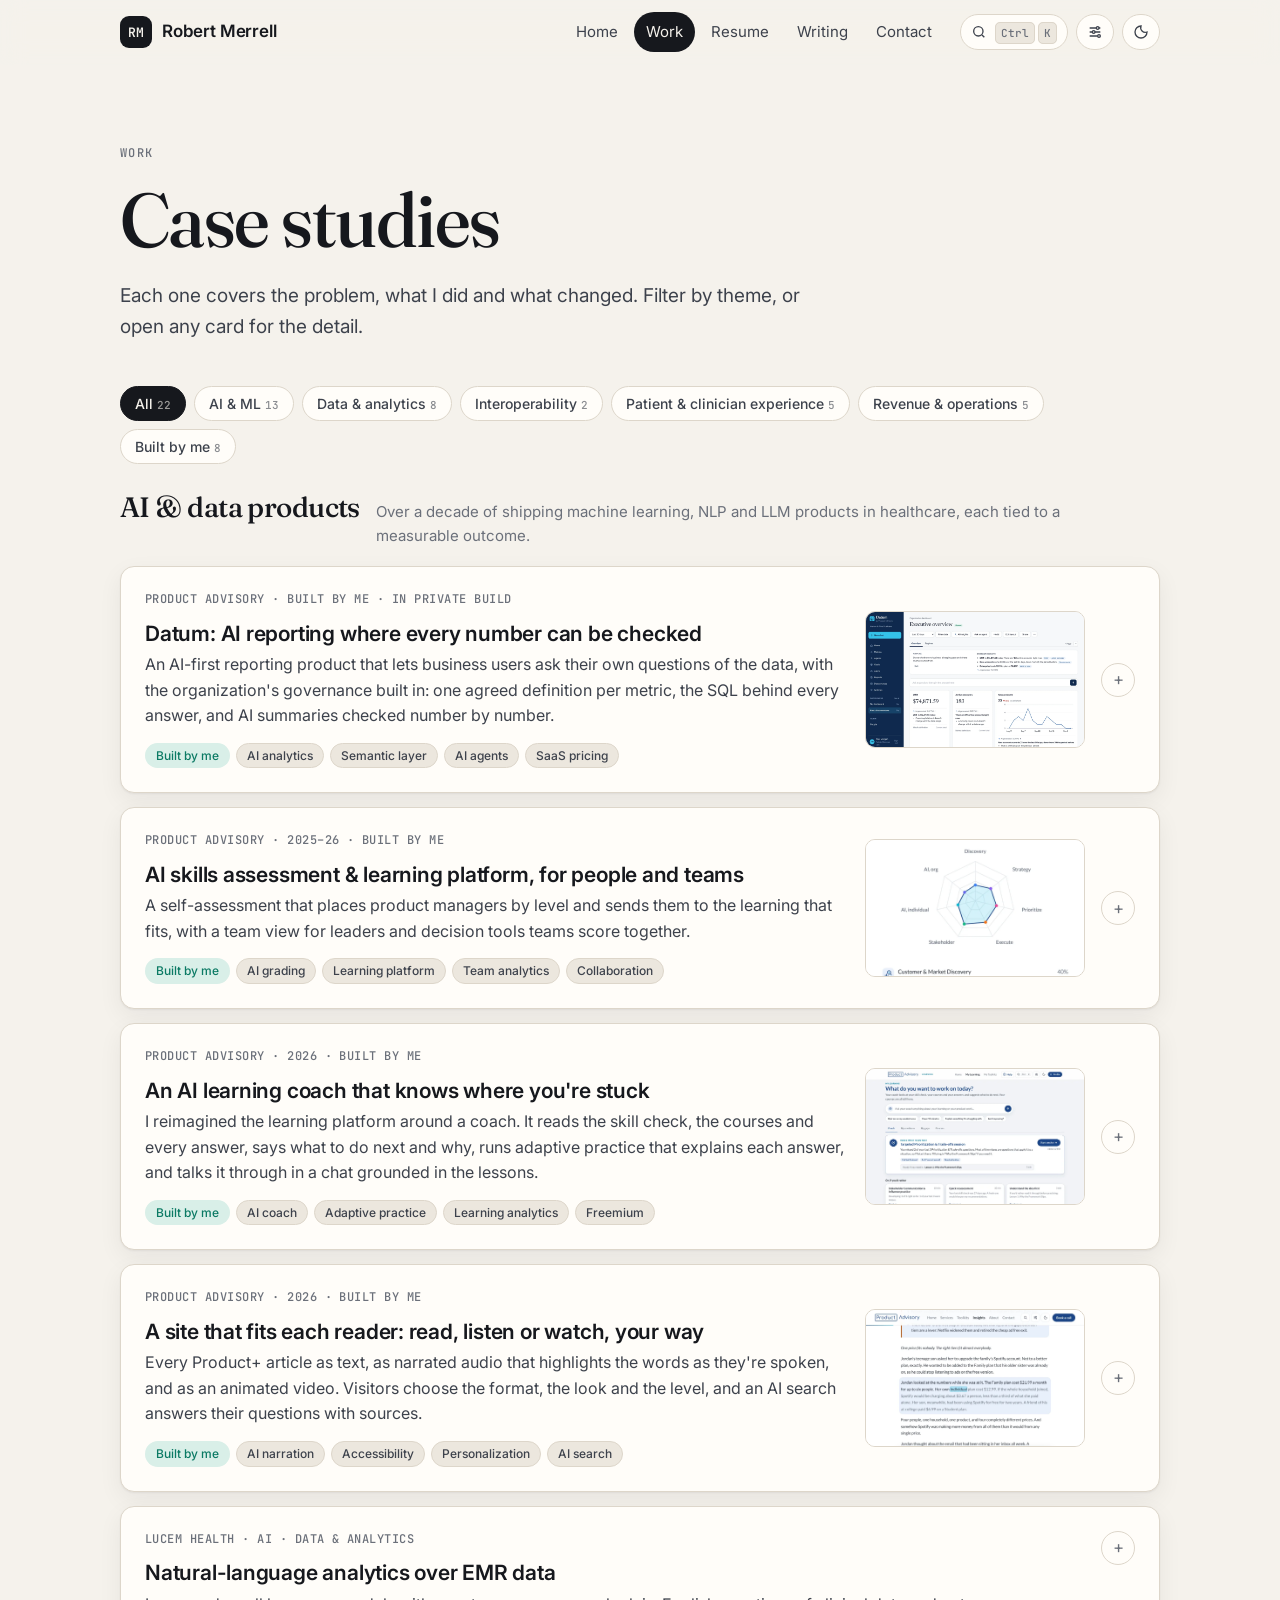
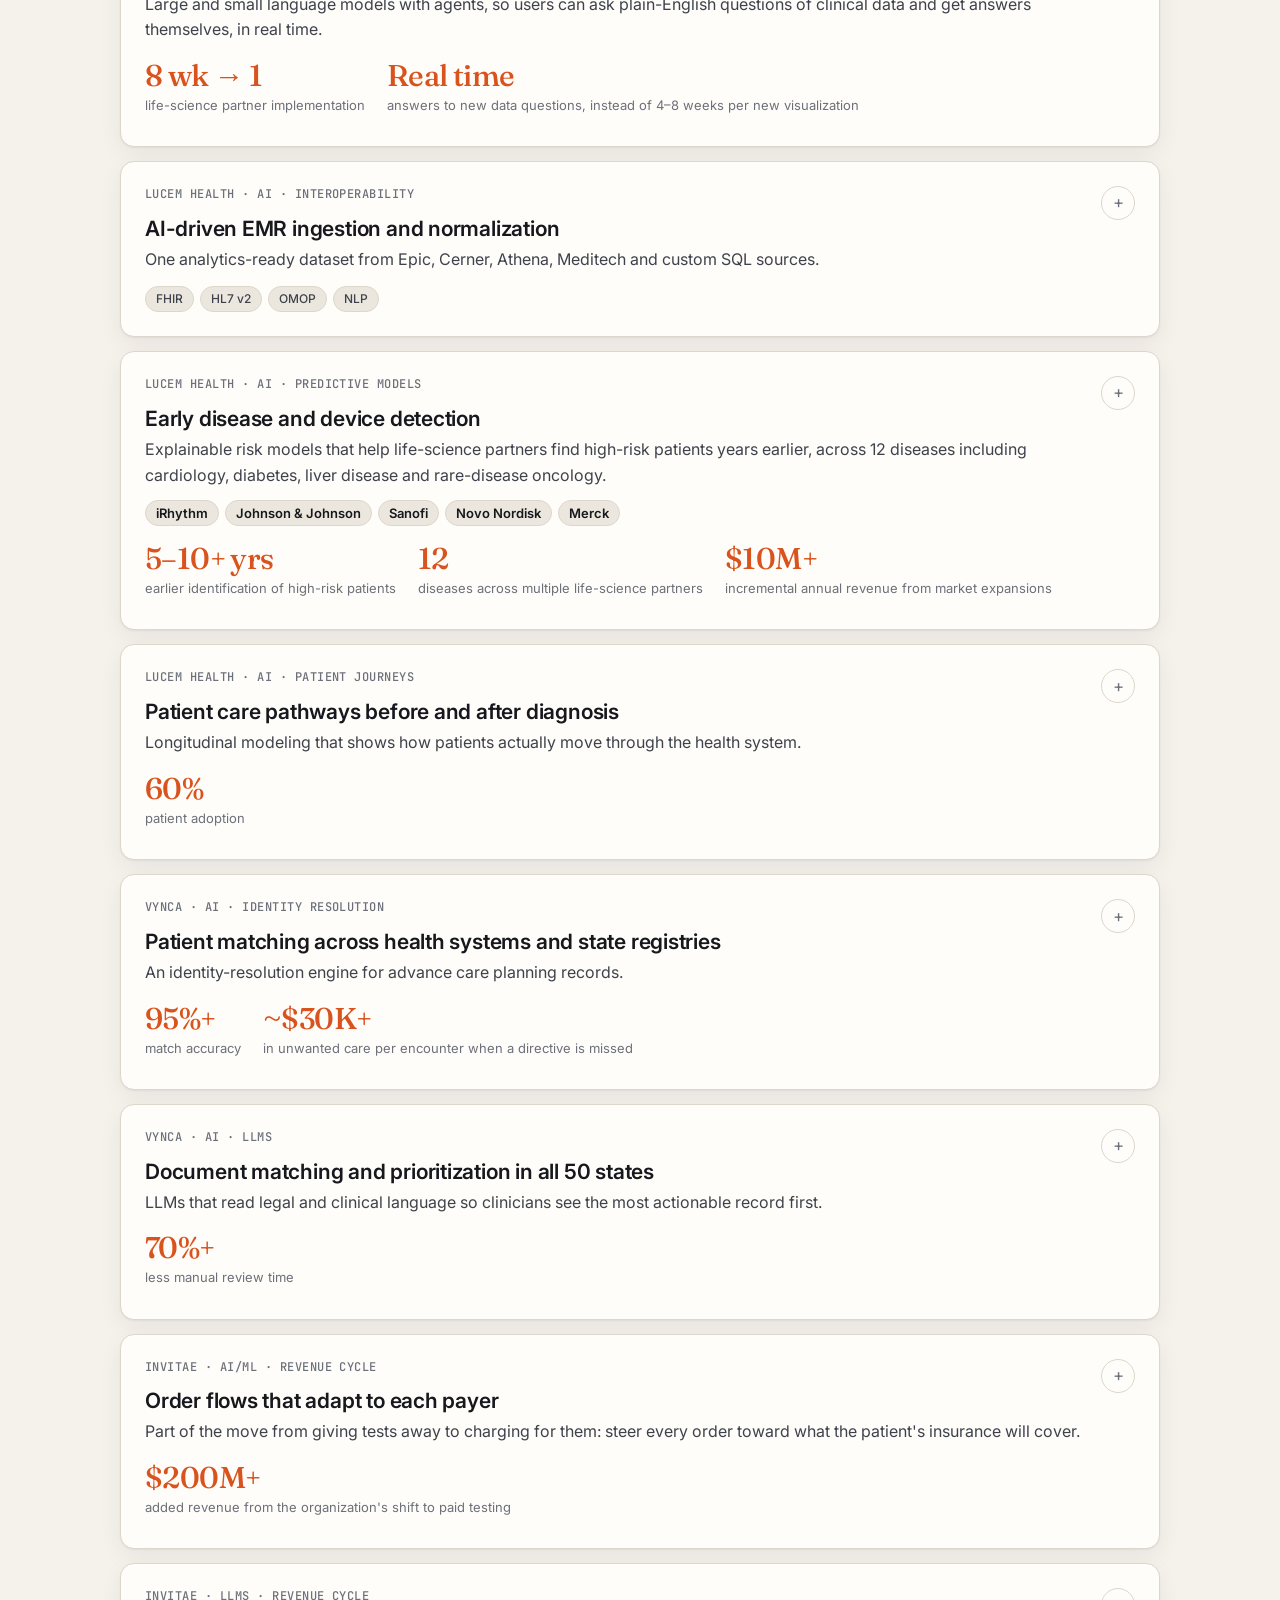
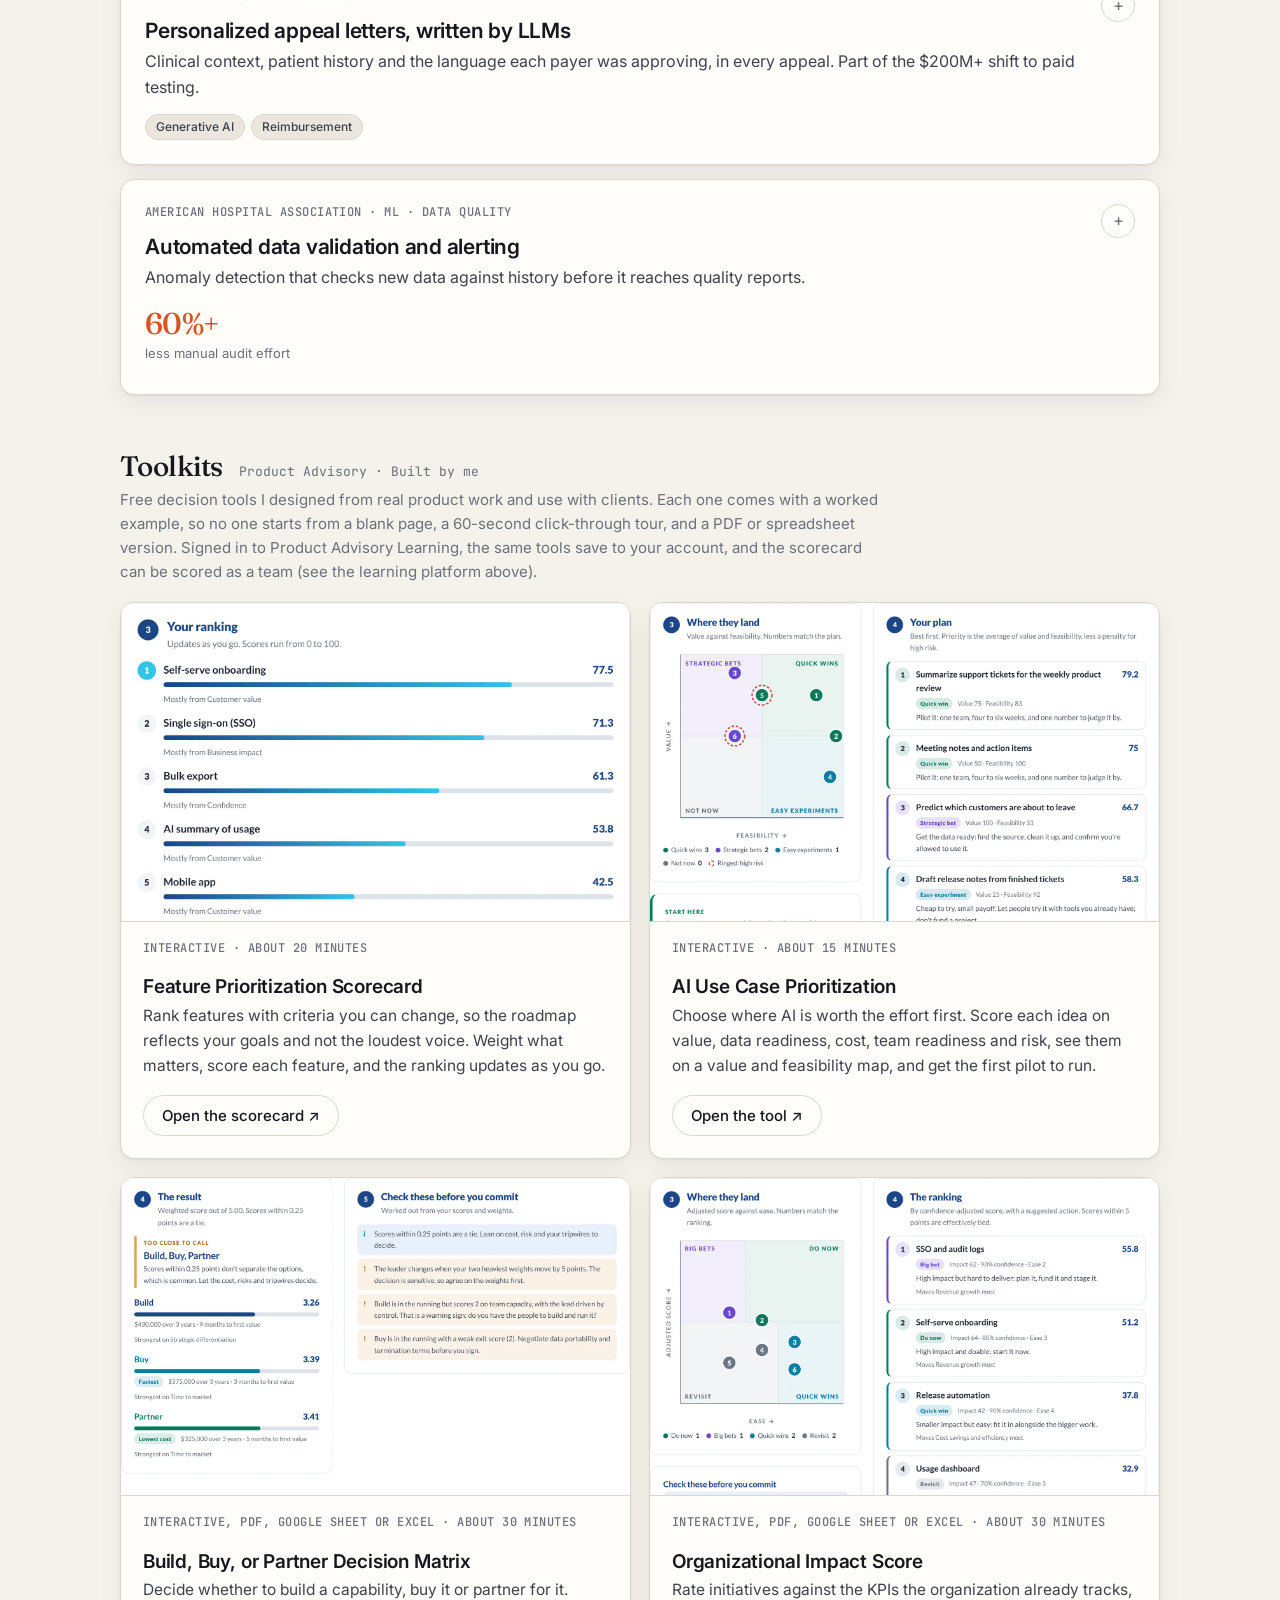
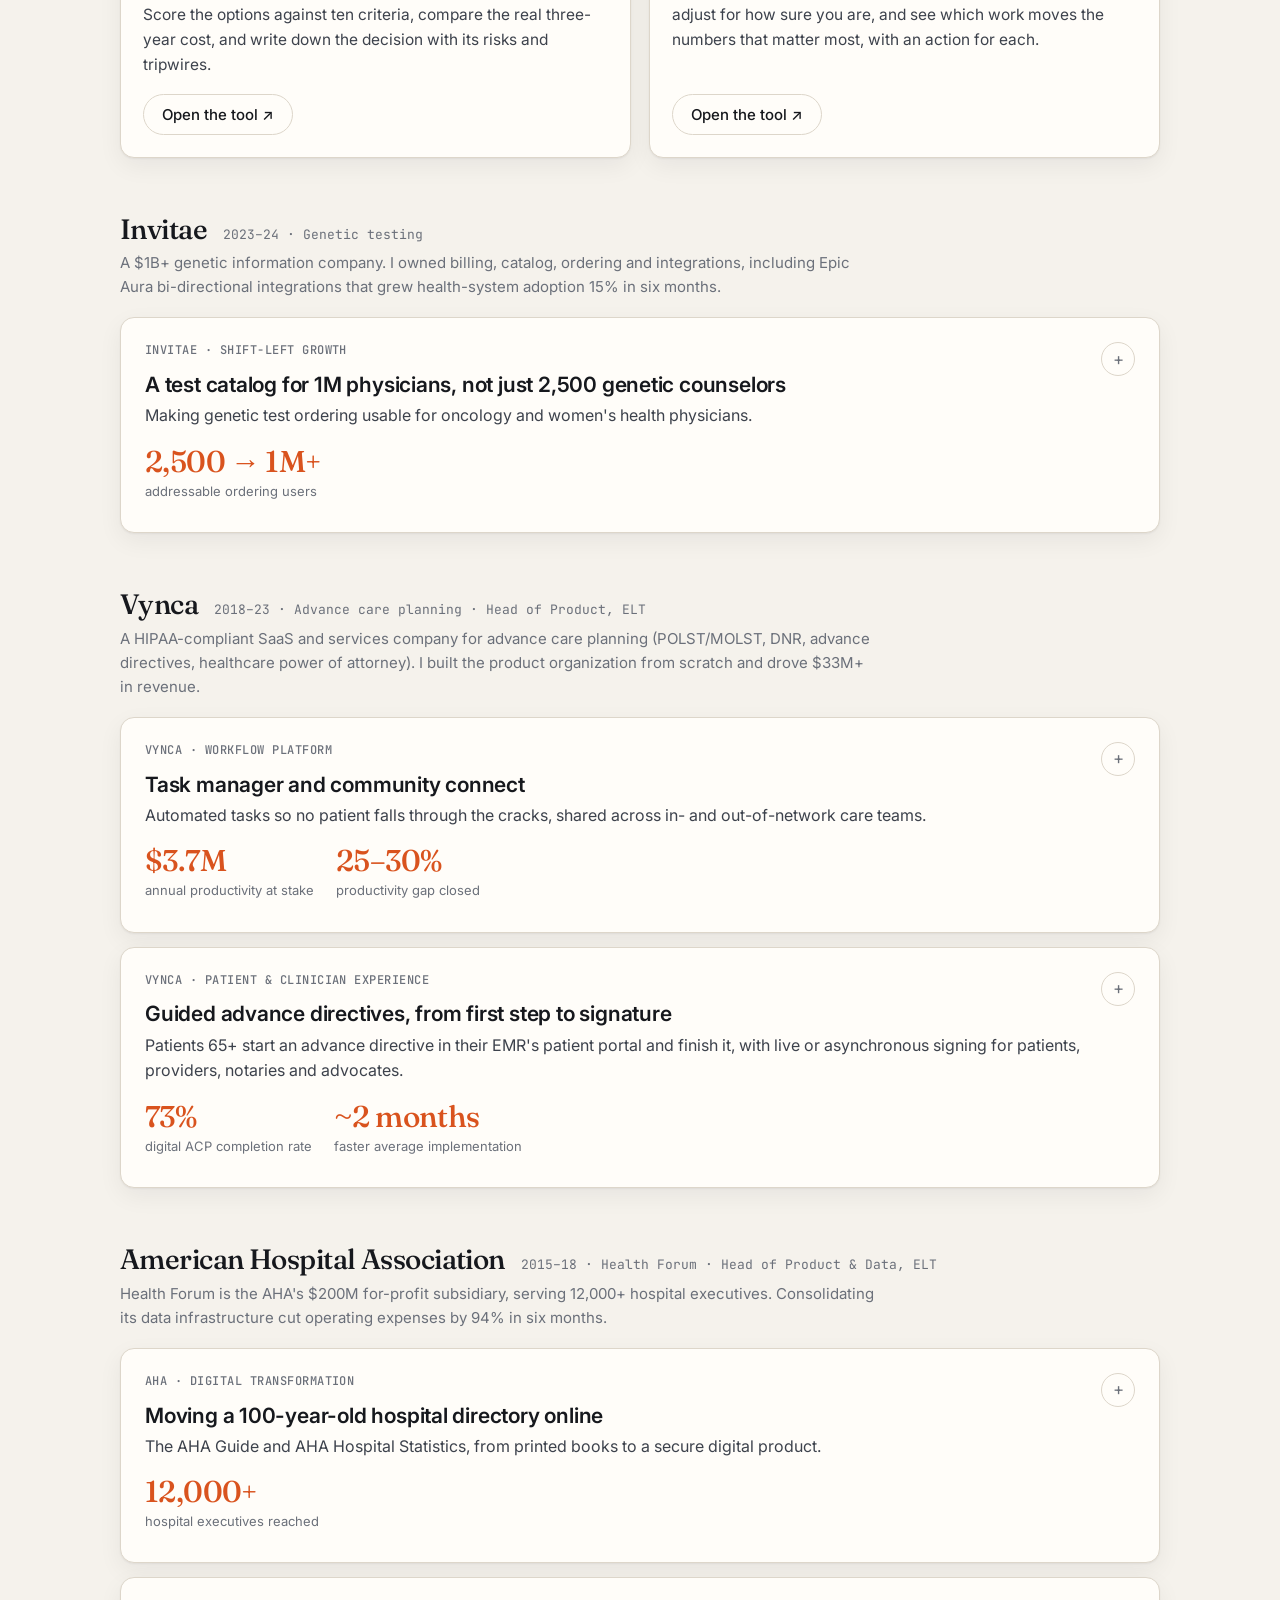
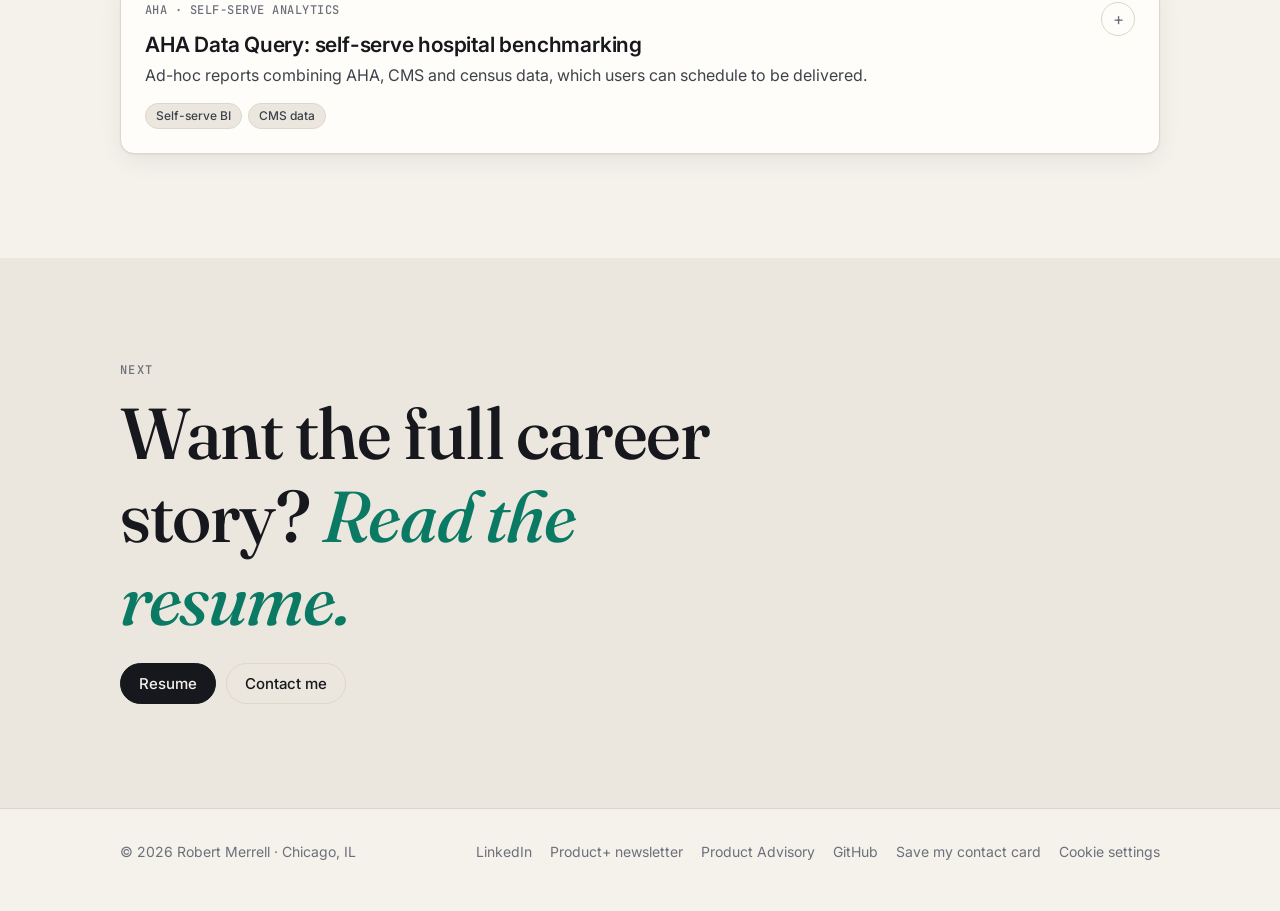
<file: work.html>
<!doctype html>
<html lang="en">
<head>
<meta charset="utf-8">
<meta name="viewport" content="width=device-width, initial-scale=1">
<title>Healthcare Product Case Studies · Robert Merrell</title>
<meta name="description" content="Case studies from Robert Merrell: healthcare AI and data products, EMR interoperability, patient experience and revenue cycle at Invitae, Vynca and more.">
<meta property="og:title" content="Healthcare Product Case Studies · Robert Merrell">
<meta property="og:description" content="Healthcare AI, data and interoperability case studies with the problem, the approach and the outcome.">
<meta property="og:type" content="website">
<meta property="og:url" content="https://portfolio.productadvisory.co/work">
<meta property="og:image" content="https://portfolio.productadvisory.co/assets/img/og.png">
<meta property="og:image:width" content="1200">
<meta property="og:image:height" content="630">
<meta name="twitter:card" content="summary_large_image">
<script type="application/ld+json">{"@context":"https://schema.org","@type":"CollectionPage","name":"Healthcare Product Case Studies · Robert Merrell","url":"https://portfolio.productadvisory.co/work","about":{"@id":"https://portfolio.productadvisory.co/#person"},"isPartOf":{"@type":"WebSite","name":"Robert Merrell","url":"https://portfolio.productadvisory.co/"},"breadcrumb":{"@type":"BreadcrumbList","itemListElement":[{"@type":"ListItem","position":1,"name":"Home","item":"https://portfolio.productadvisory.co/"},{"@type":"ListItem","position":2,"name":"Healthcare Product Case Studies","item":"https://portfolio.productadvisory.co/work"}]}}</script>
<link rel="canonical" href="https://portfolio.productadvisory.co/work">
<meta name="theme-color" content="#f5f2ec">
<link rel="icon" href="/assets/img/favicon.svg" type="image/svg+xml">
<link rel="icon" href="/assets/img/favicon-32.png" sizes="32x32" type="image/png">
<link rel="apple-touch-icon" href="/assets/img/apple-touch-icon.png">
<link rel="preconnect" href="https://fonts.googleapis.com">
<link rel="preconnect" href="https://fonts.gstatic.com" crossorigin>
<link href="https://fonts.googleapis.com/css2?family=Fraunces:ital,opsz,wght@0,9..144,400;0,9..144,500;1,9..144,400;1,9..144,500&family=Inter:wght@400;500;600&family=JetBrains+Mono:wght@500&display=swap" rel="stylesheet">
<link rel="stylesheet" href="/assets/css/site.css?v=04312ab8">
<script src="/assets/js/prefs.js?v=e9649920"></script>
<script src="/assets/js/site.js?v=5aa0616c" defer></script>
<script src="/assets/js/consent.js?v=d8d885b5"></script>
<!-- Google Analytics 4 -->
<script async src="https://www.googletagmanager.com/gtag/js?id=G-62QKHPVHCM"></script>
<script>
  window.dataLayer = window.dataLayer || [];
  function gtag(){dataLayer.push(arguments);}
  gtag('js', new Date());
  gtag('config', 'G-62QKHPVHCM', { allow_google_signals: false, allow_ad_personalization_signals: false });
</script>
</head>
<body>
<a class="skip" href="#main">Skip to content</a>

<header class="nav">
  <div class="wrap">
    <a class="brand" href="/"><span class="brand-mark">RM</span>Robert Merrell</a>
    <nav class="nav-links" aria-label="Main">
      <a href="/">Home</a>
      <a href="/work" aria-current="page">Work</a>
      <a href="/resume">Resume</a>
      <a href="/writing">Writing</a>
      <a href="/contact">Contact</a>
    </nav>
    <div class="nav-tools">
      <button class="icon-btn" data-action="palette" aria-label="Open command menu"><svg viewBox="0 0 24 24" fill="none" stroke="currentColor" stroke-width="2"><circle cx="11" cy="11" r="7"/><path d="m20 20-3.5-3.5"/></svg><span class="k-hint"><kbd class="mod-key">⌘</kbd> <kbd>K</kbd></span></button>
      <a class="icon-btn" href="/preferences" aria-label="Make it yours: change how this site looks" title="Make it yours"><svg viewBox="0 0 24 24" fill="none" stroke="currentColor" stroke-width="2"><path d="M4 6h10M18 6h2M4 12h4M12 12h8M4 18h12M20 18h0"/><circle cx="16" cy="6" r="2"/><circle cx="10" cy="12" r="2"/><circle cx="18" cy="18" r="2"/></svg></a>
      <button class="icon-btn" data-action="theme" aria-label="Toggle light or dark"><svg viewBox="0 0 24 24" fill="none" stroke="currentColor" stroke-width="2"><path d="M12 3a9 9 0 1 0 9 9 7 7 0 0 1-9-9Z"/></svg></button>
      <button class="icon-btn menu-btn" aria-label="Menu" aria-expanded="false"><svg viewBox="0 0 24 24" fill="none" stroke="currentColor" stroke-width="2"><path d="M4 7h16M4 12h16M4 17h16"/></svg></button>
    </div>
  </div>
</header>

<main id="main">
  <header class="page-head">
    <div class="wrap">
      <div class="eyebrow">Work</div>
      <h1>Case studies</h1>
      <p>Each one covers the problem, what I did and what changed. Filter by theme, or open any card for the detail.</p>
    </div>
  </header>

  <section style="padding-top:0">
    <div class="wrap">
      <div class="chips" data-filter-for="#cases" role="toolbar" aria-label="Filter case studies">
        <button class="chip" data-filter="all">All</button>
        <button class="chip" data-filter="ai">AI &amp; ML</button>
        <button class="chip" data-filter="data">Data &amp; analytics</button>
        <button class="chip" data-filter="interop">Interoperability</button>
        <button class="chip" data-filter="patient">Patient &amp; clinician experience</button>
        <button class="chip" data-filter="revenue">Revenue &amp; operations</button>
        <button class="chip" data-filter="built">Built by me</button>
      </div>

      <div id="cases">

        <!-- ================= AI & data ================= -->
        <div class="org-group" data-group style="margin-top:8px">
          <header><h3>AI &amp; data products</h3><p>Over a decade of shipping machine learning, NLP and LLM products in healthcare, each tied to a measurable outcome.</p></header>
          <div class="case-list">

            <details class="card case" id="datum" data-tags="ai data built" data-ask="Datum: AI reporting you can check" data-kind="Case study" data-keywords="datum reporting bi business intelligence dashboards semantic layer metric definitions text to sql natural language analytics ai summaries verified agents alerts goals teams email mcp connector claude copilot multi-tenant saas pricing">
              <summary>
                <div>
                  <div class="meta">Product Advisory · Built by me · In private build</div>
                  <h3>Datum: AI reporting where every number can be checked</h3>
                  <p>An AI-first reporting product that lets business users ask their own questions of the data, with the organization's governance built in: one agreed definition per metric, the SQL behind every answer, and AI summaries checked number by number.</p>
                  <div class="tags"><span class="tag accent">Built by me</span><span class="tag">AI analytics</span><span class="tag">Semantic layer</span><span class="tag">AI agents</span><span class="tag">SaaS pricing</span></div>
                </div>
                <img class="case-thumb" src="assets/img/previews/datum-summaries.webp" alt="" width="1600" height="1000" loading="lazy">
                <span class="plus" aria-hidden="true">+</span>
              </summary>
              <div class="case-body">
                <div>
                  <h4>Challenge</h4>
                  <p>Business users have questions their data could answer, but they wait on a data team or on a dashboard someone else built. AI tools now let anyone ask in plain English, yet they fall short in three ways: the cost climbs with every question, the queries aren't optimized for the data behind them, and there's no single source of truth, so the same question can get two different answers. Datum puts the questions in business users' hands with the organization's data governance built in: agreed definitions, the right permissions, and answers anyone can check.</p>
                </div>
                <div>
                  <h4>Approach</h4>
                  <ul>
                    <li><b>One definition per metric:</b> a metric library everyone agrees on, so "Revenue" means the same thing on every dashboard and in every answer. The AI uses these definitions first, and metrics an admin has checked are marked Verified.</li>
                    <li><b>Answers that show their work:</b> ask in plain English and get a chart plus "How I answered": the metric used, the source, the assumptions and the SQL.</li>
                    <li><b>AI summaries that can't drift:</b> every chart and dashboard gets a short summary, and each figure in it is checked against the data before it's shown. Each number links back to its metric.</li>
                    <li><b>Role-based agents:</b> an executive, sales, marketing, finance, customer success or operations analyst, each set up for that role. They only see what the person asking can see.</li>
                    <li><b>Work that comes to you:</b> goals tracked from the data, alerts when a metric crosses a line (and again when it recovers), and scheduled updates by email or Microsoft Teams.</li>
                    <li><b>Bring your own AI:</b> a connector lets a company's own Claude or Copilot use its data, under the same definitions and permissions.</li>
                    <li><b>Separate by design:</b> each client company's data is kept completely separate, with roles for admins, editors and viewers, and a monthly AI budget an admin controls.</li>
                    <li><b>A business model to match:</b> reporting is the base product, AI usage is passed through close to cost, and the connector is a paid add-on.</li>
                  </ul>
                </div>
                <div>
                  <h4>Where it is</h4>
                  <p>In design and gathering feedback from business users, with a tentative 2028 launch. The working build already has about 230 automated tests, and every page is checked at phone, tablet and laptop widths. I'll add results here once clients are using it, rather than estimate them now.</p>
                </div>
                <div class="app-shots">
                  <h4>Inside the product</h4>
                  <p class="muted" style="margin:-4px 0 12px;font-size:.9rem">Shown with made-up sample data.</p>
                  <div class="shot-grid">
                    <a class="shot" href="assets/img/previews/datum-summaries.webp" target="_blank" rel="noopener"><img src="assets/img/previews/datum-summaries.webp" alt="Screenshot of Datum. A dashboard where every chart carries a short AI summary, each figure tagged with the metric it comes from" width="1600" height="1000" loading="lazy"></a>
                    <a class="shot" href="assets/img/previews/datum-ask.webp" target="_blank" rel="noopener"><img src="assets/img/previews/datum-ask.webp" alt="Screenshot of Datum. A plain-English question answered with a chart, the metric it used, and How I answered: the source, the assumptions and the SQL" width="1600" height="1000" loading="lazy"></a>
                    <a class="shot" href="assets/img/previews/datum-agent.webp" target="_blank" rel="noopener"><img src="assets/img/previews/datum-agent.webp" alt="Screenshot of Datum. An Executive analyst agent summarizing a dashboard for the CEO beside the dashboard it read, with what it looked at" width="1600" height="895" loading="lazy"></a>
                    <a class="shot" href="assets/img/previews/datum-metrics.webp" target="_blank" rel="noopener"><img src="assets/img/previews/datum-metrics.webp" alt="Screenshot of Datum. The metric library: each metric with one agreed definition, its source, owner and current value" width="1600" height="1000" loading="lazy"></a>
                    <a class="shot" href="assets/img/previews/datum-goals.webp" target="_blank" rel="noopener"><img src="assets/img/previews/datum-goals.webp" alt="Screenshot of Datum. Goals tracked from the data: behind, just started and achieved, with what it takes to get back on track" width="1600" height="1000" loading="lazy"></a>
                    <a class="shot" href="assets/img/previews/datum-alerts.webp" target="_blank" rel="noopener"><img src="assets/img/previews/datum-alerts.webp" alt="Screenshot of Datum. Alerts that watch a metric and tell people by email or in Teams when it crosses a line, and again when it is back to normal" width="1600" height="1000" loading="lazy"></a>
                  </div>
                </div>
              </div>
            </details>

            <details class="card case" id="pa-assessment" data-tags="ai built" data-ask="Product AI Assessment & Learning Platform" data-kind="Case study">
              <summary>
                <div>
                  <div class="meta">Product Advisory · 2025–26 · Built by me</div>
                  <h3>AI skills assessment &amp; learning platform, for people and teams</h3>
                  <p>A self-assessment that places product managers by level and sends them to the learning that fits, with a team view for leaders and decision tools teams score together.</p>
                  <div class="tags"><span class="tag accent">Built by me</span><span class="tag">AI grading</span><span class="tag">Learning platform</span><span class="tag">Team analytics</span><span class="tag">Collaboration</span></div>
                </div>
                <img class="case-thumb" src="assets/img/previews/results.webp" alt="" width="1000" height="1095" loading="lazy">
                <span class="plus" aria-hidden="true">+</span>
              </summary>
              <div class="case-body">
                <div>
                  <h4>Challenge</h4>
                  <p>Product managers are being asked to adopt AI quickly, but a single course library doesn't fit everyone. Some PMs have never used it, while others are already advanced practitioners, and both groups waste time on content pitched at the wrong level.</p>
                </div>
                <div>
                  <h4>Approach</h4>
                  <ul>
                    <li>Defined a framework of five core product competencies plus individual and organizational AI fluency, each with four tiers, from novice to advanced.</li>
                    <li>Built the assessment, AI grading of a free-text leadership scenario (with daily usage limits), and a course platform with login and resume-where-you-left-off.</li>
                    <li><b>For each learner:</b> a next best step on the home page, My growth comparing their first and latest skill check area by area, badges, role targets, and every lesson read aloud.</li>
                    <li><b>For leaders:</b> a team skills heat map (by person, or team-only for privacy) that names the biggest gap and suggests a course, assignments with due dates, and weekly or monthly email reports.</li>
                    <li><b>Decide together:</b> the free toolkits open inside the platform and save to each person's account. A scorecard can be scored as a team: everyone scores alone, then the scores are revealed and the biggest disagreements are discussed first.</li>
                    <li>An owner console with funnel and lead analytics, two-step sign-in, click-through tours on every main page, and roughly 1,900 automated UI checks. Kept lean and low-cost throughout.</li>
                  </ul>
                </div>
                <div>
                  <h4>Outcome</h4>
                  <p>The platform is live and in pilots. Learners get a personal path, leaders see where their team needs help and can act on it in one click, and teams settle prioritization debates with data instead of the loudest voice. It also shows I can take a product from idea to production myself.</p>
                  <div class="btn-row"><a class="btn" href="https://assessment.productadvisory.co/" target="_blank" rel="noopener">Try it ↗</a><a class="btn ghost" href="https://github.com/merrellr/PAAssessment" target="_blank" rel="noopener">Code ↗</a></div>
                </div>
                <div class="app-shots">
                  <h4>Inside the app</h4>
                  <div class="shot-grid">
                    <a class="shot" href="assets/img/previews/assess.webp" target="_blank" rel="noopener"><img src="assets/img/previews/assess.webp" alt="Screenshot of the the skill check screen" width="1000" height="1047" loading="lazy"><span><b>The skill check</b>Fourteen questions across seven skill areas.</span><span class="sr-only"> (opens the full image in a new tab)</span></a>
                    <a class="shot" href="assets/img/previews/results.webp" target="_blank" rel="noopener"><img src="assets/img/previews/results.webp" alt="Screenshot of the your results screen" width="1000" height="1095" loading="lazy"><span><b>Your results</b>A radar and a score for each of the seven areas.</span><span class="sr-only"> (opens the full image in a new tab)</span></a>
                    <a class="shot" href="assets/img/previews/lesson.webp" target="_blank" rel="noopener"><img src="assets/img/previews/lesson.webp" alt="Screenshot of the lessons screen" width="1000" height="659" loading="lazy"><span><b>Lessons</b>Story-led lessons that ask you to predict before you read.</span><span class="sr-only"> (opens the full image in a new tab)</span></a>
                    <a class="shot" href="assets/img/previews/pa-growth.webp" target="_blank" rel="noopener"><img src="assets/img/previews/pa-growth.webp" alt="Screenshot of the learner home with the next best step and My growth" width="1000" height="700" loading="lazy"><span><b>Next best step and My growth</b>What to do now, and how far each skill has come.</span><span class="sr-only"> (opens the full image in a new tab)</span></a>
                    <a class="shot" href="assets/img/previews/pa-heatmap.webp" target="_blank" rel="noopener"><img src="assets/img/previews/pa-heatmap.webp" alt="Screenshot of the team skills heat map with the biggest team gap" width="1000" height="700" loading="lazy"><span><b>Team skills</b>A heat map for leaders that names the biggest gap.</span><span class="sr-only"> (opens the full image in a new tab)</span></a>
                    <a class="shot" href="assets/img/previews/pa-team.webp" target="_blank" rel="noopener"><img src="assets/img/previews/pa-team.webp" alt="Screenshot of a scorecard scored as a team, with each person's scores and the biggest gaps" width="1000" height="700" loading="lazy"><span><b>Score as a team</b>Score alone, reveal, then discuss the biggest gaps first.</span><span class="sr-only"> (opens the full image in a new tab)</span></a>
                    <a class="shot" href="assets/img/previews/pa-mytools.webp" target="_blank" rel="noopener"><img src="assets/img/previews/pa-mytools.webp" alt="Screenshot of My Toolkits with five decision tools" width="1000" height="700" loading="lazy"><span><b>My Toolkits</b>The decision tools, saved to your account.</span><span class="sr-only"> (opens the full image in a new tab)</span></a>
                    <a class="shot" href="assets/img/previews/company.webp" target="_blank" rel="noopener"><img src="assets/img/previews/company.webp" alt="Screenshot of the company report screen" width="1000" height="651" loading="lazy"><span><b>Company report</b>Plain-English takeaways and a funnel for admins.</span><span class="sr-only"> (opens the full image in a new tab)</span></a>
                  </div>
                  <p class="shots-note">Screens are shown with sample data. No real people or companies appear.</p>
                </div>
              </div>
            </details>

            <details class="card case" id="ai-coach" data-tags="ai built" data-ask="An AI learning coach that knows where you're stuck" data-kind="Case study" data-keywords="ai coach adaptive learning practice readiness gaps tutor llm groq personalized learning loop paywall freemium">
              <summary>
                <div>
                  <div class="meta">Product Advisory · 2026 · Built by me</div>
                  <h3>An AI learning coach that knows where you're stuck</h3>
                  <p>I reimagined the learning platform around a coach. It reads the skill check, the courses and every answer, says what to do next and why, runs adaptive practice that explains each answer, and talks it through in a chat grounded in the lessons.</p>
                  <div class="tags"><span class="tag accent">Built by me</span><span class="tag">AI coach</span><span class="tag">Adaptive practice</span><span class="tag">Learning analytics</span><span class="tag">Freemium</span></div>
                </div>
                <img class="case-thumb" src="assets/img/previews/pa-coach-coach.webp" alt="" width="1000" height="700" loading="lazy">
                <span class="plus" aria-hidden="true">+</span>
              </summary>
              <div class="case-body">
                <div>
                  <h4>Challenge</h4>
                  <p>A course catalog makes the learner do the work: decide what to take, notice what isn't sticking, and keep going. Most people stall after the first course. General AI chat doesn't fix it either: the learner has to know what to ask, and it knows nothing about their progress. I wanted the AI to run the loop, not sit beside it: Assess, find the gaps, learn, practise, understand why, then check again.</p>
                </div>
                <div>
                  <h4>Approach</h4>
                  <ul>
                    <li><b>"Here's what I'd do next":</b> one recommendation with the evidence behind it ("You missed 2 of your last 3 Prioritization questions. Most of the misses are questions that apply it to a situation"), a lesson ready if needed, and three alternatives.</li>
                    <li><b>Gaps by kind of question, not just topic:</b> every check is tagged (understanding the idea, applying it to a situation, making the call, reading the evidence), so the coach can tell whether the gap is the concept or using it.</li>
                    <li><b>Adaptive practice:</b> short sessions drawn from 300+ lesson questions. After each answer it explains why, using the lesson's own words. Two right in a row and the questions get harder; two misses and it offers to slow down or teach the idea first.</li>
                    <li><b>Readiness:</b> each skill area is Strong, Developing or Needs attention, with the last 8 answers as dots, so progress is visible and honest. It's labelled clearly as a learning signal, not a grade.</li>
                    <li><b>The coach chat:</b> grounded in the lessons, with citations, and in the learner's own profile; it can turn any answer into a practice session or the right lesson.</li>
                    <li><b>A business model:</b> one free conversation, then an upgrade. Company seats include it. The limits are enforced on the server, and access is granted from an owner console.</li>
                    <li><b>The old path stays:</b> every course is still one tab away, so nobody loses what they had.</li>
                  </ul>
                </div>
                <div>
                  <h4>Outcome</h4>
                  <p>The platform moved from "a catalog with a quiz" to a coach that always has a reason for the next step. Every answer now feeds readiness and gaps, so recommendations sharpen the more someone practises. All of it runs on the existing stack at close to zero cost: the logic runs in the browser and is unit tested, and the chat uses a free-tier model behind daily caps.</p>
                  <div class="btn-row"><a class="btn" href="https://assessment.productadvisory.co/my-learning" target="_blank" rel="noopener">Try it ↗</a></div>
                </div>
                <div class="app-shots">
                  <h4>Inside the experience</h4>
                  <div class="shot-grid">
                    <a class="shot" href="assets/img/previews/pa-coach-coach.webp" target="_blank" rel="noopener"><img src="assets/img/previews/pa-coach-coach.webp" alt="Screenshot of My Learning opening on the coach: an ask box, suggested questions, and Here's what I'd do next with the evidence behind it" width="1000" height="700" loading="lazy"></a>
                    <a class="shot" href="assets/img/previews/pa-coach-gaps.webp" target="_blank" rel="noopener"><img src="assets/img/previews/pa-coach-gaps.webp" alt="Screenshot of My gaps: how the learner answers by kind of question, and each skill area with where they are and what to do next" width="1000" height="700" loading="lazy"></a>
                    <a class="shot" href="assets/img/previews/pa-coach-practice.webp" target="_blank" rel="noopener"><img src="assets/img/previews/pa-coach-practice.webp" alt="Screenshot of a practice session: a scenario question answered, with why and a link to the lesson, and how the coach is adapting" width="1000" height="700" loading="lazy"></a>
                    <a class="shot" href="assets/img/previews/pa-coach-chat.webp" target="_blank" rel="noopener"><img src="assets/img/previews/pa-coach-chat.webp" alt="Screenshot of the coach chat: an answer citing two lessons, with a button to practise, and a panel showing what the coach is using" width="1000" height="700" loading="lazy"></a>
                  </div>
                </div>
              </div>
            </details>
            <details class="card case" id="read-listen-watch" data-tags="ai built" data-ask="A site that fits each reader: read, listen with read-along, or watch" data-kind="Case study" data-keywords="audio podcast narration text to speech read along accessibility video animation personalization preferences format make it yours start where you are ask ai search tours">
              <summary>
                <div>
                  <div class="meta">Product Advisory · 2026 · Built by me</div>
                  <h3>A site that fits each reader: read, listen or watch, your way</h3>
                  <p>Every Product+ article as text, as narrated audio that highlights the words as they're spoken, and as an animated video. Visitors choose the format, the look and the level, and an AI search answers their questions with sources.</p>
                  <div class="tags"><span class="tag accent">Built by me</span><span class="tag">AI narration</span><span class="tag">Accessibility</span><span class="tag">Personalization</span><span class="tag">AI search</span></div>
                </div>
                <img class="case-thumb" src="assets/img/previews/pa-readalong.webp" alt="" width="1000" height="700" loading="lazy">
                <span class="plus" aria-hidden="true">+</span>
              </summary>
              <div class="case-body">
                <div>
                  <h4>Challenge</h4>
                  <p>Product leaders take in ideas differently: some read at a desk, some listen on a commute, some need to see the numbers move. Text alone also leaves out people with low vision or dyslexia. Producing three formats by hand is out of reach for a small practice, so the formats had to come from one source, automatically.</p>
                </div>
                <div>
                  <h4>Approach</h4>
                  <ul>
                    <li><b>Listen:</b> narrated all 17 articles and 142 lessons with an open-source text-to-speech model that runs locally, so there's no cost per minute. Pronunciation rules read prices naturally, and every line is timed.</li>
                    <li><b>Read along:</b> while it plays, the current paragraph and word are highlighted and kept in view. Tap any paragraph to listen from there. Chapters, skip, speed, resume and phone lock-screen controls come with it.</li>
                    <li><b>Watch:</b> a video pipeline turns a storyboard, pinned to phrases in the narration, into a 1080p animated video with charts drawn from the article's own data and word-by-word captions.</li>
                    <li><b>Your way:</b> a Read, Listen or Watch preference, so articles open straight at the player or the video. The same episodes appear in the learning platform and as a podcast on Spotify.</li>
                    <li><b>Make it yours:</b> four complete looks, text size, density, motion and light or dark, plus "Start where you are": tell the site who's visiting (a starter, a practitioner, a leader or an executive) and it points to the right first step. Choices follow the visitor across all three Product Advisory sites.</li>
                    <li><b>Ask:</b> an AI search that answers questions from the site's own pages, with links to its sources, and logs what it couldn't answer so the next article fills a real gap.</li>
                  </ul>
                </div>
                <div>
                  <h4>Outcome</h4>
                  <p>Every article and lesson exists in all three formats from a single source of truth, and a new article gets its audio and video by running two scripts, at close to zero cost. Visitors meet the content in the form, look and depth that suits them, and click-through tours show first-timers how it all works.</p>
                  <div class="btn-row"><a class="btn" href="https://www.productadvisory.co/insights" target="_blank" rel="noopener">Try it ↗</a><a class="btn ghost" href="https://open.spotify.com/show/08s0KLGXnK1jcJmVGRYkTs" target="_blank" rel="noopener">Listen on Spotify ↗</a><a class="btn ghost" href="https://github.com/merrellr/productadvisory-site" target="_blank" rel="noopener">Code ↗</a></div>
                </div>
                <div class="app-shots">
                  <h4>Inside the experience</h4>
                  <div class="shot-grid">
                    <a class="shot" href="assets/img/previews/pa-readalong.webp" target="_blank" rel="noopener"><img src="assets/img/previews/pa-readalong.webp" alt="Screenshot of an article with the paragraph being read highlighted and the current word lit" width="1000" height="700" loading="lazy"><span><b>Read along</b>The paragraph and word being spoken, highlighted as it plays.</span><span class="sr-only"> (opens the full image in a new tab)</span></a>
                    <a class="shot" href="assets/img/previews/pa-formats.webp" target="_blank" rel="noopener"><img src="assets/img/previews/pa-formats.webp" alt="Screenshot of the Insights page with a Read, Listen or Watch choice" width="1000" height="700" loading="lazy"><span><b>Read, listen or watch</b>One choice, remembered across the sites.</span><span class="sr-only"> (opens the full image in a new tab)</span></a>
                    <a class="shot" href="assets/img/previews/pa-video.webp" target="_blank" rel="noopener"><img src="assets/img/previews/pa-video.webp" alt="Frame from an animated article video showing a price grid with matching prices highlighted" width="1000" height="563" loading="lazy"><span><b>Watch</b>Animated charts drawn from the article's data, with captions.</span><span class="sr-only"> (opens the full image in a new tab)</span></a>
                    <a class="shot" href="assets/img/previews/pa-tour.webp" target="_blank" rel="noopener"><img src="assets/img/previews/pa-tour.webp" alt="Screenshot of the audio player with a quick-tour tip explaining its chapters" width="1000" height="700" loading="lazy"><span><b>Chapters and a quick tour</b>A click-through guide explains the player.</span><span class="sr-only"> (opens the full image in a new tab)</span></a>
                  </div>
                </div>
              </div>
            </details>

            <details class="card case" id="ai-analytics" data-tags="ai data" data-ask="AI-powered data & analytics platform" data-kind="Case study">
              <summary>
                <div>
                  <div class="meta">Lucem Health · AI · Data &amp; analytics</div>
                  <h3>Natural-language analytics over EMR data</h3>
                  <p>Large and small language models with agents, so users can ask plain-English questions of clinical data and get answers themselves, in real time.</p>
                  <div class="metric-row"><div class="metric"><b>8 wk → 1</b><span>life-science partner implementation</span></div><div class="metric"><b>Real time</b><span>answers to new data questions, instead of 4–8 weeks per new visualization</span></div></div>
                </div>
                <span class="plus" aria-hidden="true">+</span>
              </summary>
              <div class="case-body">
                <div>
                  <h4>Challenge</h4>
                  <p>Implementing each life-science partner took about eight weeks. After go-live, every new data question needed a new visualization built into the product, which took 4 to 8 weeks depending on the question and its complexity. Internal teams and customers needed to ask their own questions and get trustworthy answers without waiting.</p>
                </div>
                <div>
                  <h4>Approach</h4>
                  <ul>
                    <li>Set the product strategy and roadmap for a platform that combines large and small language models with agents over EMR data.</li>
                    <li>Led delivery across engineering, data, security and clinical stakeholders for enterprise scale, compliance and reliability.</li>
                    <li>Set up governance and operating models that allowed fast iteration while protecting data integrity, privacy and regulatory standards.</li>
                  </ul>
                </div>
                <div>
                  <h4>Outcome</h4>
                  <p>Partner implementation fell from eight weeks to one. After go-live, end users ask questions of clinical data in plain English and get answers in real time, instead of waiting 4 to 8 weeks for each new visualization, and adoption grew as customers moved to self-service. The next phase put model outputs directly into enterprise BI tools, so insights show up in standard reporting and executive dashboards.</p>
                </div>
              </div>
            </details>

            <details class="card case" id="emr-pipelines" data-tags="ai interop data" data-ask="AI-driven EMR integration pipelines" data-kind="Case study">
              <summary>
                <div>
                  <div class="meta">Lucem Health · AI · Interoperability</div>
                  <h3>AI-driven EMR ingestion and normalization</h3>
                  <p>One analytics-ready dataset from Epic, Cerner, Athena, Meditech and custom SQL sources.</p>
                  <div class="tags"><span class="tag">FHIR</span><span class="tag">HL7 v2</span><span class="tag">OMOP</span><span class="tag">NLP</span></div>
                </div>
                <span class="plus" aria-hidden="true">+</span>
              </summary>
              <div class="case-body">
                <div>
                  <h4>Challenge</h4>
                  <p>Every health system's data arrived in a different shape. Cleaning and mapping it by hand slowed every downstream product, from reporting to research to clinical decision support.</p>
                </div>
                <div>
                  <h4>Approach</h4>
                  <ul>
                    <li>Built pipelines that pair NLP with rules-based mapping to extract structured and unstructured data, including diagnoses, medications, labs and encounters.</li>
                    <li>Standardized codes, units and timestamps, and aligned them to FHIR resources, HL7 v2, OMOP and project-specific schemas.</li>
                  </ul>
                </div>
                <div>
                  <h4>Outcome</h4>
                  <p>Much less manual cleaning and mapping, consistent data across very different EMR systems, and a single dataset that powers the predictive models below.</p>
                </div>
              </div>
            </details>

            <details class="card case" id="early-detection" data-tags="ai data patient" data-ask="Early disease & device detection" data-kind="Case study">
              <summary>
                <div>
                  <div class="meta">Lucem Health · AI · Predictive models</div>
                  <h3>Early disease and device detection</h3>
                  <p>Explainable risk models that help life-science partners find high-risk patients years earlier, across 12 diseases including cardiology, diabetes, liver disease and rare-disease oncology.</p>
                  <div class="partner-row" aria-label="Partners"><span>iRhythm</span><span>Johnson &amp; Johnson</span><span>Sanofi</span><span>Novo Nordisk</span><span>Merck</span></div>
                  <div class="metric-row"><div class="metric"><b>5–10+ yrs</b><span>earlier identification of high-risk patients</span></div><div class="metric"><b>12</b><span>diseases across multiple life-science partners</span></div><div class="metric"><b>$10M+</b><span>incremental annual revenue from market expansions</span></div></div>
                </div>
                <span class="plus" aria-hidden="true">+</span>
              </summary>
              <div class="case-body">
                <div>
                  <h4>Challenge</h4>
                  <p>High-risk patients were often found late, and rules-based screening missed patterns that span many data points.</p>
                </div>
                <div>
                  <h4>Approach</h4>
                  <ul>
                    <li>Trained and validated machine learning models on the harmonized dataset to estimate each patient's risk.</li>
                    <li>Combined traditional risk factors with patterns that rules can't capture.</li>
                    <li>Designed explainable outputs that clinicians can review alongside the record.</li>
                    <li>Reported on each disease for the partner, so they could see where the growth opportunities were.</li>
                    <li>Built case studies and sales enablement that educated and trained providers to identify and test the right patients.</li>
                  </ul>
                </div>
                <div>
                  <h4>Outcome</h4>
                  <p>High-risk patients identified 5 to 10+ years earlier across 12 diseases, and providers trained to find and test them, so overall volume increased. Market expansions into arrhythmia, oncology and GLP-1 therapeutic areas generated $10M+ in incremental annual revenue.</p>
                </div>
                <div class="programs">
                  <h4>Programs</h4>
                  <ol class="program-flow" aria-label="What I delivered for each partner">
                    <li><b>Disease reporting</b><span>where the at-risk patients are</span></li>
                    <li><b>Growth opportunities</b><span>and case studies</span></li>
                    <li><b>Sales enablement</b><span>educating providers to identify and test</span></li>
                    <li class="up"><b>Volume up</b><span>more of the right patients found</span></li>
                  </ol>
                  <div class="program-grid">
                  <div class="program">
                    <svg class="program-ic" viewBox="0 0 68 64" aria-hidden="true"><path d="M6 34h14l6-14 8 26 7-20 5 8h14" fill="none"/></svg>
                    <div><div class="program-area">Cardiology</div><b>iRhythm</b><span class="program-product">Zio patch</span>
                    <p><span class="program-k">Focus:</span> patients at elevated risk of arrhythmias</p></div>
                  </div>
                  <div class="program">
                    <svg class="program-ic" viewBox="0 0 68 64" aria-hidden="true"><path d="M8 22c12 0 16 8 26 8s14-8 26-8M8 42c12 0 16-8 26-8s14 8 26 8" fill="none"/><rect x="26" y="27" width="16" height="10" rx="3" class="fill"/></svg>
                    <div><div class="program-area">Cardiology</div><b>Johnson &amp; Johnson</b><span class="program-product">Impella heart pump</span>
                    <p><span class="program-k">Focus:</span> patients with coronary disease who may need high-risk PCI</p></div>
                  </div>
                  <div class="program">
                    <svg class="program-ic" viewBox="0 0 68 64" aria-hidden="true"><path d="M34 10c8 12 14 19 14 27a14 14 0 0 1-28 0c0-8 6-15 14-27z" fill="none"/><path d="M28 38h12M34 32v12"/></svg>
                    <div><div class="program-area">Diabetes</div><b>Sanofi</b><span class="program-product">Tzield (teplizumab)</span>
                    <p><span class="program-k">Focus:</span> patients at elevated risk of Type 1 diabetes</p></div>
                  </div>
                  <div class="program">
                    <svg class="program-ic" viewBox="0 0 68 64" aria-hidden="true"><path d="M10 30c0-10 10-16 24-16 14 0 24 4 24 12 0 12-14 22-30 22-12 0-18-8-18-18z" fill="none"/><path d="M30 18c-2 10 0 20 6 28" fill="none"/></svg>
                    <div><div class="program-area">Liver &amp; metabolic</div><b>Novo Nordisk</b><span class="program-product">Wegovy (semaglutide)</span>
                    <p><span class="program-k">Focus:</span> patients at elevated risk of MASH and MASLD</p></div>
                  </div>
                  <div class="program">
                    <svg class="program-ic" viewBox="0 0 68 64" aria-hidden="true"><circle cx="34" cy="32" r="18" fill="none"/><circle cx="28" cy="27" r="4" class="fill"/><circle cx="40" cy="36" r="3" class="fill"/><circle cx="31" cy="40" r="2.5" class="fill"/></svg>
                    <div><div class="program-area">Rare-disease oncology</div><b>Merck</b><span class="program-product">Welireg (belzutifan)</span>
                    <p><span class="program-k">Focus:</span> patients at elevated risk of VHL disease</p></div>
                  </div>
                  </div>
                </div>
              </div>
            </details>

            <details class="card case" id="care-pathways" data-tags="ai patient data" data-ask="Patient care pathways" data-kind="Case study">
              <summary>
                <div>
                  <div class="meta">Lucem Health · AI · Patient journeys</div>
                  <h3>Patient care pathways before and after diagnosis</h3>
                  <p>Longitudinal modeling that shows how patients actually move through the health system.</p>
                  <div class="metric-row"><div class="metric"><b>60%</b><span>patient adoption</span></div></div>
                </div>
                <span class="plus" aria-hidden="true">+</span>
              </summary>
              <div class="case-body">
                <div>
                  <h4>Challenge</h4>
                  <p>Health systems couldn't see which steps on the way to a diagnosis were related to it and which were noise, or whether patients stayed on evidence-based care afterwards.</p>
                </div>
                <div>
                  <h4>Approach</h4>
                  <ul>
                    <li>Analyzed encounters, symptoms, labs, imaging, medications and notes over time to find early warning signals and typical trajectories.</li>
                    <li>Separated pathways related to the disease or device from unrelated care.</li>
                    <li>After diagnosis, tracked adherence, follow-ups, lab and imaging milestones, and treatment response.</li>
                  </ul>
                </div>
                <div>
                  <h4>Outcome</h4>
                  <p>Found faster routes to diagnosis, showed how pre-diagnosis journeys affect outcomes, and enabled proactive outreach for gaps in care. Direct-to-consumer and AI-driven clinical workflows reached 60% patient adoption.</p>
                </div>
              </div>
            </details>

            <details class="card case" id="patient-matching" data-tags="ai interop" data-ask="AI patient matching" data-kind="Case study">
              <summary>
                <div>
                  <div class="meta">Vynca · AI · Identity resolution</div>
                  <h3>Patient matching across health systems and state registries</h3>
                  <p>An identity-resolution engine for advance care planning records.</p>
                  <div class="metric-row"><div class="metric"><b>95%+</b><span>match accuracy</span></div><div class="metric"><b>~$30K+</b><span>in unwanted care per encounter when a directive is missed</span></div></div>
                </div>
                <span class="plus" aria-hidden="true">+</span>
              </summary>
              <div class="case-body">
                <div>
                  <h4>Challenge</h4>
                  <p>Advance care planning documents are only useful if they're attached to the right patient. Records were spread across fragmented systems and state registries, with aliases, typos and missing fields.</p>
                </div>
                <div>
                  <h4>Approach</h4>
                  <ul>
                    <li>Combined supervised machine learning with probabilistic matching.</li>
                    <li>Used NLP to parse free-text names and addresses.</li>
                    <li>Added entity-resolution models that correct misspellings, formatting differences and partial matches.</li>
                  </ul>
                </div>
                <div>
                  <h4>Outcome</h4>
                  <p>Over 95% match accuracy, which improved continuity of care and compliance for ACP documentation. Finding a patient's advance directive matters financially as well as clinically: on average, care a patient didn't want adds about $30K+ in costs per encounter.</p>
                </div>
              </div>
            </details>

            <details class="card case" id="document-matching" data-tags="ai patient" data-ask="ACP document matching & prioritization" data-kind="Case study">
              <summary>
                <div>
                  <div class="meta">Vynca · AI · LLMs</div>
                  <h3>Document matching and prioritization in all 50 states</h3>
                  <p>LLMs that read legal and clinical language so clinicians see the most actionable record first.</p>
                  <div class="metric-row"><div class="metric"><b>70%+</b><span>less manual review time</span></div></div>
                </div>
                <span class="plus" aria-hidden="true">+</span>
              </summary>
              <div class="case-body">
                <div>
                  <h4>Challenge</h4>
                  <p>Advance care planning documents differ by state and change legal status over time. Clinicians had to review them by hand to work out which one applied.</p>
                </div>
                <div>
                  <h4>Approach</h4>
                  <ul>
                    <li>Used NLP and classification to match documents to patients in all 50 states.</li>
                    <li>Used LLMs to read the legal and clinical language, then classify and score each document's relevance.</li>
                    <li>Ranked documents by recency, legal status and state-specific rules.</li>
                  </ul>
                </div>
                <div>
                  <h4>Outcome</h4>
                  <p>Manual review time fell by more than 70%, and compliance with end-of-life care directives improved significantly.</p>
                </div>
              </div>
            </details>

            <details class="card case" id="order-flow" data-tags="ai revenue" data-ask="Payer-aware order flow optimization" data-kind="Case study">
              <summary>
                <div>
                  <div class="meta">Invitae · AI/ML · Revenue cycle</div>
                  <h3>Order flows that adapt to each payer</h3>
                  <p>Part of the move from giving tests away to charging for them: steer every order toward what the patient's insurance will cover.</p>
                  <div class="metric-row"><div class="metric"><b>$200M+</b><span>added revenue from the organization's shift to paid testing</span></div></div>
                </div>
                <span class="plus" aria-hidden="true">+</span>
              </summary>
              <div class="case-body">
                <div>
                  <h4>Challenge</h4>
                  <p>Invitae had grown adoption by giving tests away. The organization shifted to charging for them, so every order had to fit what the patient's payer would cover, and each payer wants different clinical information, with rules that vary by policy and region.</p>
                </div>
                <div>
                  <h4>Approach</h4>
                  <ul>
                    <li>Suggested the right test for each provider based on the patient's insurance, and guided them through the order flow with the documentation that payer needs.</li>
                    <li>Trained machine learning models on historical approvals and denials, and adjusted order workflows for each payer's policies, coverage criteria and regional differences.</li>
                    <li>Notified patients to switch to cash pay as soon as we could tell their insurance wouldn't cover the test.</li>
                    <li>Prioritized the appeals team's work on the payers most likely to approve, and moved payers unlikely to pay to cash.</li>
                  </ul>
                </div>
                <div>
                  <h4>Outcome</h4>
                  <p>Higher reimbursement success and less administrative work for providers. Together with personalized appeal letters (below) and billing automation, this was part of the organization's shift to paid testing that added $200M+ in revenue.</p>
                </div>
              </div>
            </details>

            <details class="card case" id="appeal-letters" data-tags="ai revenue" data-ask="LLM-generated appeal letters" data-kind="Case study">
              <summary>
                <div>
                  <div class="meta">Invitae · LLMs · Revenue cycle</div>
                  <h3>Personalized appeal letters, written by LLMs</h3>
                  <p>Clinical context, patient history and the language each payer was approving, in every appeal. Part of the $200M+ shift to paid testing.</p>
                  <div class="tags"><span class="tag">Generative AI</span><span class="tag">Reimbursement</span></div>
                </div>
                <span class="plus" aria-hidden="true">+</span>
              </summary>
              <div class="case-body">
                <div>
                  <h4>Challenge</h4>
                  <p>Writing appeals took a lot of staff time, and generic letters lost to payer-specific requirements.</p>
                </div>
                <div>
                  <h4>Approach</h4>
                  <p>Used LLMs to draft each appeal from the clinical context, the patient's history and the language we were seeing approved by each payer. Payer behavior kept shifting, so the letters were updated as approval patterns changed. Appeals were worked first for the payers most likely to approve.</p>
                </div>
                <div>
                  <h4>Outcome</h4>
                  <p>Significantly less staff time spent on appeals, and higher appeal approval rates, as part of the shift to paid testing that added $200M+ in revenue.</p>
                </div>
              </div>
            </details>

            <details class="card case" id="data-validation" data-tags="ai data" data-ask="Data validation & alert automation" data-kind="Case study">
              <summary>
                <div>
                  <div class="meta">American Hospital Association · ML · Data quality</div>
                  <h3>Automated data validation and alerting</h3>
                  <p>Anomaly detection that checks new data against history before it reaches quality reports.</p>
                  <div class="metric-row"><div class="metric"><b>60%+</b><span>less manual audit effort</span></div></div>
                </div>
                <span class="plus" aria-hidden="true">+</span>
              </summary>
              <div class="case-body">
                <div>
                  <h4>Challenge</h4>
                  <p>Quality reporting pipelines relied on people to catch bad or inconsistent data, which was slow and missed things.</p>
                </div>
                <div>
                  <h4>Approach</h4>
                  <p>Applied supervised machine learning and anomaly detection to compare newly loaded data with historical patterns and known reporting issues, with real-time alerts and validation workflows.</p>
                </div>
                <div>
                  <h4>Outcome</h4>
                  <p>Manual audit effort fell by more than 60%, and data integrity across quality reporting pipelines improved significantly.</p>
                </div>
              </div>
            </details>
          </div>
        </div>

        <!-- ================= Toolkits ================= -->
        <div class="org-group" data-group>
          <header><h3>Toolkits</h3><span class="muted mono" style="font-size:13px">Product Advisory · Built by me</span><p>Free decision tools I designed from real product work and use with clients. Each one comes with a worked example, so no one starts from a blank page, a 60-second click-through tour, and a PDF or spreadsheet version. Signed in to Product Advisory Learning, the same tools save to your account, and the scorecard can be scored as a team (see the learning platform above).</p></header>
          <div class="tool-grid">
            <article class="card tool-card" id="tk-scorecard" data-tags="built" data-ask="Feature Prioritization Scorecard" data-kind="Case study" data-keywords="toolkit template prioritize prioritization rank features roadmap weighted scoring backlog">
              <a class="tool-shot" href="https://www.productadvisory.co/scorecard" target="_blank" rel="noopener" tabindex="-1" aria-hidden="true"><img src="assets/img/previews/scorecard.webp" alt="" width="1600" height="1000" loading="lazy"></a>
              <div class="tool-text">
                <div class="meta">Interactive · about 20 minutes</div>
                <h3>Feature Prioritization Scorecard</h3>
                <p>Rank features with criteria you can change, so the roadmap reflects your goals and not the loudest voice. Weight what matters, score each feature, and the ranking updates as you go.</p>
                <a class="btn ghost" href="https://www.productadvisory.co/scorecard" target="_blank" rel="noopener">Open the scorecard ↗<span class="sr-only"> (opens productadvisory.co in a new tab)</span></a>
              </div>
            </article>
            <article class="card tool-card" id="tk-ai-use-cases" data-tags="built" data-ask="AI Use Case Prioritization" data-kind="Case study" data-keywords="toolkit ai use cases ideas pilot value feasibility risk adoption where to start">
              <a class="tool-shot" href="https://www.productadvisory.co/ai-use-cases" target="_blank" rel="noopener" tabindex="-1" aria-hidden="true"><img src="assets/img/previews/ai-use-cases.webp" alt="" width="1600" height="1000" loading="lazy"></a>
              <div class="tool-text">
                <div class="meta">Interactive · about 15 minutes</div>
                <h3>AI Use Case Prioritization</h3>
                <p>Choose where AI is worth the effort first. Score each idea on value, data readiness, cost, team readiness and risk, see them on a value and feasibility map, and get the first pilot to run.</p>
                <a class="btn ghost" href="https://www.productadvisory.co/ai-use-cases" target="_blank" rel="noopener">Open the tool ↗<span class="sr-only"> (opens productadvisory.co in a new tab)</span></a>
              </div>
            </article>
            <article class="card tool-card" id="tk-build-buy" data-tags="built" data-ask="Build, Buy, or Partner Decision Matrix" data-kind="Case study" data-keywords="toolkit template build buy partner vendor make decision matrix platform cost">
              <a class="tool-shot" href="https://www.productadvisory.co/build-buy-partner" target="_blank" rel="noopener" tabindex="-1" aria-hidden="true"><img src="assets/img/previews/build-buy-partner.webp" alt="" width="1600" height="1000" loading="lazy"></a>
              <div class="tool-text">
                <div class="meta">Interactive, PDF, Google Sheet or Excel · about 30 minutes</div>
                <h3>Build, Buy, or Partner Decision Matrix</h3>
                <p>Decide whether to build a capability, buy it or partner for it. Score the options against ten criteria, compare the real three-year cost, and write down the decision with its risks and tripwires.</p>
                <a class="btn ghost" href="https://www.productadvisory.co/build-buy-partner" target="_blank" rel="noopener">Open the tool ↗<span class="sr-only"> (opens productadvisory.co in a new tab)</span></a>
              </div>
            </article>
            <article class="card tool-card" id="tk-impact" data-tags="built" data-ask="Organizational Impact Score" data-kind="Case study" data-keywords="toolkit template impact kpi initiatives roadmap budget prioritize">
              <a class="tool-shot" href="https://www.productadvisory.co/impact-score" target="_blank" rel="noopener" tabindex="-1" aria-hidden="true"><img src="assets/img/previews/impact-score.webp" alt="" width="1600" height="1000" loading="lazy"></a>
              <div class="tool-text">
                <div class="meta">Interactive, PDF, Google Sheet or Excel · about 30 minutes</div>
                <h3>Organizational Impact Score</h3>
                <p>Rate initiatives against the KPIs the organization already tracks, adjust for how sure you are, and see which work moves the numbers that matter most, with an action for each.</p>
                <a class="btn ghost" href="https://www.productadvisory.co/impact-score" target="_blank" rel="noopener">Open the tool ↗<span class="sr-only"> (opens productadvisory.co in a new tab)</span></a>
              </div>
            </article>
          </div>
        </div>

        <!-- ================= Invitae ================= -->
        <div class="org-group" data-group>
          <header><h3>Invitae</h3><span class="muted mono" style="font-size:13px">2023–24 · Genetic testing</span><p>A $1B+ genetic information company. I owned billing, catalog, ordering and integrations, including Epic Aura bi-directional integrations that grew health-system adoption 15% in six months.</p></header>
          <div class="case-list">
            <details class="card case" id="test-catalog" data-tags="revenue patient" data-ask="Invitae test catalog redesign" data-kind="Case study">
              <summary>
                <div>
                  <div class="meta">Invitae · Shift-left growth</div>
                  <h3>A test catalog for 1M physicians, not just 2,500 genetic counselors</h3>
                  <p>Making genetic test ordering usable for oncology and women's health physicians.</p>
                  <div class="metric-row"><div class="metric"><b>2,500 → 1M+</b><span>addressable ordering users</span></div></div>
                </div>
                <span class="plus" aria-hidden="true">+</span>
              </summary>
              <div class="case-body">
                <div>
                  <h4>Challenge</h4>
                  <p>The catalog was built for genetic counselors, of whom there are only about 2,500 in the US, and orders had stalled at about 500 a month. Even 2 to 5 orders a month from each new physician would grow volume well beyond that.</p>
                </div>
                <div>
                  <h4>Approach</h4>
                  <p>Redesigned the catalog for users with any level of genetics knowledge, starting with oncology and women's health. The existing counselor workflow was left untouched to protect current volume, and the work went around technical limits left by fast growth and acquisitions, such as tests that couldn't share a cart.</p>
                </div>
                <div>
                  <h4>Outcome</h4>
                  <p>A shift-left strategy designed to open ordering to over a million US physicians without disrupting the existing counselor channel.</p>
                </div>
              </div>
            </details>
          </div>
        </div>

        <!-- ================= Vynca ================= -->
        <div class="org-group" data-group>
          <header><h3>Vynca</h3><span class="muted mono" style="font-size:13px">2018–23 · Advance care planning · Head of Product, ELT</span><p>A HIPAA-compliant SaaS and services company for advance care planning (POLST/MOLST, DNR, advance directives, healthcare power of attorney). I built the product organization from scratch and drove $33M+ in revenue.</p></header>
          <div class="case-list">
            <details class="card case" id="task-manager" data-tags="revenue" data-ask="Vynca task manager & community connect" data-kind="Case study">
              <summary>
                <div>
                  <div class="meta">Vynca · Workflow platform</div>
                  <h3>Task manager and community connect</h3>
                  <p>Automated tasks so no patient falls through the cracks, shared across in- and out-of-network care teams.</p>
                  <div class="metric-row"><div class="metric"><b>$3.7M</b><span>annual productivity at stake</span></div><div class="metric"><b>25–30%</b><span>productivity gap closed</span></div></div>
                </div>
                <span class="plus" aria-hidden="true">+</span>
              </summary>
              <div class="case-body">
                <div>
                  <h4>Challenge</h4>
                  <p>About 100 internal staff, growing to 250+, were tracking document workflows with no proper task tooling. That cost 25 to 30% of productivity, roughly $3.7M a year. Each document type has its own triggers for opening, sending and closing tasks.</p>
                </div>
                <div>
                  <h4>Approach</h4>
                  <ul>
                    <li>Built tasks that are created, assigned and completed automatically, with access shared between internal and external users.</li>
                    <li>Built "community connect", which lets care coordinators share care-plan status with providers in and out of network.</li>
                    <li>Added tenant and user management, feature toggles, and a template builder for workflows that can be reused across tenants.</li>
                  </ul>
                </div>
                <div>
                  <h4>Outcome</h4>
                  <p>One platform where internal and external teams track every patient's documents, built to scale with a team that was more than doubling.</p>
                </div>
              </div>
            </details>

            <details class="card case" id="advance-directives" data-tags="patient" data-ask="Guided advance directives and e-signature" data-kind="Case study">
              <summary>
                <div>
                  <span id="e-signature"></span><span id="patient-engagement"></span>
                  <div class="meta">Vynca · Patient &amp; clinician experience</div>
                  <h3>Guided advance directives, from first step to signature</h3>
                  <p>Patients 65+ start an advance directive in their EMR's patient portal and finish it, with live or asynchronous signing for patients, providers, notaries and advocates.</p>
                  <div class="metric-row"><div class="metric"><b>73%</b><span>digital ACP completion rate</span></div><div class="metric"><b>~2 months</b><span>faster average implementation</span></div></div>
                </div>
                <span class="plus" aria-hidden="true">+</span>
              </summary>
              <div class="case-body">
                <div>
                  <h4>Challenge</h4>
                  <p>Get patients in the door, help them start an advance directive, and see it through to a signed document. The main users are 65 or older and may not be comfortable with digital tools. Most clinic laptops don't have touch screens, not every signer is ready during the visit, and health systems wanted as few physician logins as possible.</p>
                </div>
                <div>
                  <h4>Approach</h4>
                  <ul>
                    <li><b>Start:</b> a guided experience inside the EMR's own patient portal, with completion and review steps designed from user-centered research and behavioral health principles.</li>
                    <li><b>Synchronous signing:</b> sign on a tablet or phone during an in-person or virtual visit.</li>
                    <li><b>Asynchronous signing:</b> scheduled email or text notifications when each signer's step is ready (patient, witnesses or notary, provider, advocate), with 2FA requirements checked against what each customer needs.</li>
                    <li>A document upload path for the 10 to 20% of workflows that stayed on paper, with quality checks.</li>
                  </ul>
                </div>
                <div>
                  <h4>Outcome</h4>
                  <p>A 73% digital completion rate for patient-centered ACP workflows, a leading result in the space, built on the same core platform as the dashboards, task manager and document review. A self-service platform cut average implementation time by about two months.</p>
                </div>
              </div>
            </details>
          </div>
        </div>

        <!-- ================= AHA ================= -->
        <div class="org-group" data-group>
          <header><h3>American Hospital Association</h3><span class="muted mono" style="font-size:13px">2015–18 · Health Forum · Head of Product &amp; Data, ELT</span><p>Health Forum is the AHA's $200M for-profit subsidiary, serving 12,000+ hospital executives. Consolidating its data infrastructure cut operating expenses by 94% in six months.</p></header>
          <div class="case-list">
            <details class="card case" id="aha-guide" data-tags="data revenue" data-ask="AHA Guide & Hospital Statistics goes digital" data-kind="Case study">
              <summary>
                <div>
                  <div class="meta">AHA · Digital transformation</div>
                  <h3>Moving a 100-year-old hospital directory online</h3>
                  <p>The AHA Guide and AHA Hospital Statistics, from printed books to a secure digital product.</p>
                  <div class="metric-row"><div class="metric"><b>12,000+</b><span>hospital executives reached</span></div></div>
                </div>
                <span class="plus" aria-hidden="true">+</span>
              </summary>
              <div class="case-body">
                <div>
                  <h4>Challenge</h4>
                  <p>The flagship books were mailed to hospital CEOs, so few people in each hospital saw them, and commercial licensing had plateaued at $800K a year. CEOs didn't want another app or another password.</p>
                </div>
                <div>
                  <h4>Approach</h4>
                  <p>Launched an online version that every member hospital could access easily, raised raw-data licensing fees, and built ad-hoc tools so teams could create, schedule and securely deliver their own reports.</p>
                </div>
                <div>
                  <h4>Outcome</h4>
                  <p>A responsive digital AHA Guide on top of a new enterprise data warehouse, reaching far more people in each hospital and opening new licensing revenue. <a href="https://guide.prod.iam.aha.org/guide/" target="_blank" rel="noopener">See the AHA Guide ↗</a></p>
                </div>
              </div>
            </details>

            <details class="card case" id="aha-data-query" data-tags="data" data-ask="AHA Data Query" data-kind="Case study">
              <summary>
                <div>
                  <div class="meta">AHA · Self-serve analytics</div>
                  <h3>AHA Data Query: self-serve hospital benchmarking</h3>
                  <p>Ad-hoc reports combining AHA, CMS and census data, which users can schedule to be delivered.</p>
                  <div class="tags"><span class="tag">Self-serve BI</span><span class="tag">CMS data</span></div>
                </div>
                <span class="plus" aria-hidden="true">+</span>
              </summary>
              <div class="case-body">
                <div>
                  <h4>Challenge</h4>
                  <p>Internal teams, external customers and hospital CEOs all needed to measure performance or target hospitals. Heavy users wanted flexibility, while occasional users needed something simple.</p>
                </div>
                <div>
                  <h4>Approach</h4>
                  <p>A two-level design: ready-made company reports for occasional users, plus full custom reporting for heavy users. It combined proprietary AHA data with CMS and community census data.</p>
                </div>
                <div>
                  <h4>Outcome</h4>
                  <p>Users could build, save and schedule their own reports to be sent to themselves and colleagues, which turned the AHA's data into a product they used regularly.</p>
                </div>
              </div>
            </details>
          </div>
        </div>

      </div>
    </div>
  </section>

  <section class="band cta">
    <div class="wrap">
      <div class="eyebrow">Next</div>
      <h2 style="margin-top:14px">Want the full career story? <em>Read the resume.</em></h2>
      <div class="btn-row">
        <a class="btn" href="/resume">Resume</a>
        <a class="btn ghost" href="/contact">Contact me</a>
      </div>
    </div>
  </section>
</main>

<footer class="site">
  <div class="wrap">
    <span>© <span id="year">2026</span> Robert Merrell · Chicago, IL</span>
    <nav aria-label="Footer">
      <a href="https://www.linkedin.com/in/robertmerrell/" target="_blank" rel="noopener">LinkedIn</a>
      <a href="https://www.linkedin.com/build-relation/newsletter-follow?entityUrn=7391081463410196482" target="_blank" rel="noopener">Product+ newsletter</a>
      <a href="https://www.productadvisory.co/" target="_blank" rel="noopener">Product Advisory</a>
      <a href="https://github.com/merrellr" target="_blank" rel="noopener">GitHub</a>
      <a href="/card">Save my contact card</a>
      <button type="button" class="linklike" data-action="cookies">Cookie settings</button>
    </nav>
  </div>
</footer>
</body>
</html>
</file>
<file: assets/css/site.css>
/* ================================================================
   Robert Merrell — portfolio
   One stylesheet for every page. Colours are tokens on :root and are
   redefined for dark mode (system setting, or the toggle in the nav).
   ================================================================ */

:root {
  --paper: #f5f2ec;
  --paper-2: #ece7de;
  --card: #fffdf9;
  --ink: #16181d;
  --ink-2: #3d424c;
  --muted: #6b707a;
  --line: #ddd6ca;
  --accent: #0b7a64;        /* pulse green */
  --accent-ink: #ffffff;
  --accent-soft: #d9efe8;
  --warm: #d9531e;          /* highlight / numbers */
  --warm-soft: #f8e1d5;
  --shadow: 0 1px 2px rgba(22, 24, 29, .05), 0 8px 24px rgba(22, 24, 29, .06);

  --serif: "Fraunces", "Iowan Old Style", Georgia, serif;
  --sans: "Inter", system-ui, -apple-system, "Segoe UI", sans-serif;
  --mono: "JetBrains Mono", ui-monospace, "SF Mono", Menlo, monospace;

  --wrap: 1120px;
  --gutter: clamp(16px, 4vw, 40px);
  --radius: 14px;
  color-scheme: light;
}

@media (prefers-color-scheme: dark) {
  :root:not([data-theme="light"]) {
    --paper: #111316;
    --paper-2: #181b20;
    --card: #1b1f25;
    --ink: #eeebe5;
    --ink-2: #c9c5bd;
    --muted: #9198a3;
    --line: #2b3038;
    --accent: #3fc7a6;
    --accent-ink: #0b1411;
    --accent-soft: #14332c;
    --warm: #ff8a57;
    --warm-soft: #3a2218;
    --shadow: 0 1px 2px rgba(0, 0, 0, .3), 0 8px 24px rgba(0, 0, 0, .25);
    color-scheme: dark;
  }
}
:root[data-theme="dark"] {
  --paper: #111316;
  --paper-2: #181b20;
  --card: #1b1f25;
  --ink: #eeebe5;
  --ink-2: #c9c5bd;
  --muted: #9198a3;
  --line: #2b3038;
  --accent: #3fc7a6;
  --accent-ink: #0b1411;
  --accent-soft: #14332c;
  --warm: #ff8a57;
  --warm-soft: #3a2218;
  --shadow: 0 1px 2px rgba(0, 0, 0, .3), 0 8px 24px rgba(0, 0, 0, .25);
  color-scheme: dark;
}

/* ---------- base ---------- */
*, *::before, *::after { box-sizing: border-box; }
html { -webkit-text-size-adjust: 100%; scroll-behavior: smooth; scroll-padding-top: 88px; }
body {
  margin: 0;
  background: var(--paper);
  color: var(--ink);
  font: 400 1.0625rem/1.6 var(--sans);
  -webkit-font-smoothing: antialiased;
  overflow-x: hidden;
}
img { max-width: 100%; height: auto; display: block; }
a { color: inherit; text-decoration-color: color-mix(in srgb, currentColor 35%, transparent); text-underline-offset: 3px; }
a:hover { color: var(--accent); }
:focus-visible { outline: 2px solid var(--accent); outline-offset: 3px; border-radius: 4px; }
h1, h2, h3, h4 { margin: 0; line-height: 1.15; font-weight: 600; letter-spacing: -.01em; }
h1, h2 { font-family: var(--serif); font-weight: 500; letter-spacing: -.02em; }
p { margin: 0 0 1em; }
ul { margin: 0; padding-left: 1.2em; }
li + li { margin-top: .35em; }
::selection { background: var(--accent-soft); }

.wrap { max-width: var(--wrap); margin: 0 auto; padding: 0 var(--gutter); }
.eyebrow {
  font: 500 0.75rem/1.4 var(--mono);
  letter-spacing: .12em;
  text-transform: uppercase;
  color: var(--muted);
}
.eyebrow .dot { display: inline-block; width: 7px; height: 7px; border-radius: 50%; background: var(--accent); margin-right: 8px; vertical-align: 1px; box-shadow: 0 0 0 0 var(--accent); animation: ping 2.4s infinite; }
@keyframes ping { 0% { box-shadow: 0 0 0 0 color-mix(in srgb, var(--accent) 60%, transparent); } 70%, 100% { box-shadow: 0 0 0 8px transparent; } }
.muted { color: var(--muted); }
.mono { font-family: var(--mono); }
.skip { position: absolute; left: -999px; top: 8px; background: var(--ink); color: var(--paper); padding: 8px 12px; border-radius: 8px; z-index: 100; }
.skip:focus { left: 8px; }

/* ---------- nav ---------- */
.nav {
  position: sticky; top: 0; z-index: 40;
  background: color-mix(in srgb, var(--paper) 82%, transparent);
  backdrop-filter: saturate(1.4) blur(12px);
  -webkit-backdrop-filter: saturate(1.4) blur(12px);
  border-bottom: 1px solid transparent;
  transition: border-color .2s;
}
.nav.scrolled { border-bottom-color: var(--line); }
.nav .wrap { display: flex; align-items: center; gap: 16px; height: 64px; }
.brand { display: flex; align-items: center; gap: 10px; text-decoration: none; font-weight: 600; letter-spacing: -.01em; white-space: nowrap; }
.brand-mark {
  width: 32px; height: 32px; border-radius: 9px; display: grid; place-items: center;
  background: var(--ink); color: var(--paper); font: 600 0.8125rem/1 var(--mono);
}
.nav-links { display: flex; gap: 4px; margin-left: auto; }
.nav-links a {
  text-decoration: none; padding: 8px 12px; border-radius: 999px; font-size: 0.9375rem; color: var(--ink-2);
}
.nav-links a:hover { background: var(--paper-2); color: var(--ink); }
.nav-links a[aria-current="page"] { background: var(--ink); color: var(--paper); }
.nav-tools { display: flex; gap: 8px; align-items: center; }
.icon-btn {
  display: inline-flex; align-items: center; justify-content: center; gap: 8px;
  height: 36px; min-width: 36px; padding: 0 10px; border-radius: 999px;
  border: 1px solid var(--line); background: var(--card); color: var(--ink-2);
  font: 500 0.8125rem/1 var(--sans); cursor: pointer;
}
.icon-btn:hover { color: var(--ink); border-color: var(--muted); }
.icon-btn svg { width: 16px; height: 16px; }
kbd {
  font: 500 0.6875rem/1 var(--mono); padding: 3px 5px; border-radius: 5px;
  border: 1px solid var(--line); background: var(--paper-2); color: var(--muted);
}
.menu-btn { display: none; }

@media (max-width: 820px) {
  .menu-btn { display: inline-flex; }
  .nav-links {
    display: none; position: absolute; top: 64px; left: 0; right: 0;
    flex-direction: column; gap: 0; padding: 8px var(--gutter) 16px;
    background: var(--paper); border-bottom: 1px solid var(--line);
  }
  .nav.open .nav-links { display: flex; }
  .nav-links a { padding: 12px; border-radius: 10px; }
  .nav-tools { margin-left: auto; }
  .k-hint { display: none; }
}

/* ---------- buttons ---------- */
.btn {
  display: inline-flex; align-items: center; gap: 8px;
  padding: 12px 18px; border-radius: 999px; text-decoration: none;
  font: 500 0.9375rem/1 var(--sans); border: 1px solid var(--ink); cursor: pointer;
  background: var(--ink); color: var(--paper); transition: transform .15s, background .15s;
}
.btn:hover { color: var(--paper); transform: translateY(-1px); }
.btn.ghost { background: transparent; color: var(--ink); border-color: var(--line); }
.btn.ghost:hover { border-color: var(--ink); color: var(--ink); }
.btn svg { width: 16px; height: 16px; }
.btn-row { display: flex; flex-wrap: wrap; gap: 10px; }

/* ---------- sections ---------- */
section { padding: clamp(56px, 9vw, 104px) 0; }
.section-head { display: grid; gap: 12px; margin-bottom: 36px; max-width: 760px; }
.section-head h2 { font-size: clamp(1.875rem, 4.4vw, 2.875rem); }
.section-head p { color: var(--ink-2); font-size: 1.125rem; margin: 0; }
.band { background: var(--paper-2); }
hr.rule { border: 0; border-top: 1px solid var(--line); margin: 0; }

/* ---------- hero ---------- */
.hero { padding-top: clamp(40px, 7vw, 88px); padding-bottom: 32px; position: relative; }
.hero h1 {
  font-size: clamp(2.75rem, 8.4vw, 6.5rem);
  line-height: .98;
  margin: 18px 0 24px;
  max-width: 13ch;
}
.hero h1 em { font-style: italic; color: var(--accent); }
.hero .lede { font-size: clamp(1.125rem, 2vw, 1.3125rem); color: var(--ink-2); max-width: 640px; margin-bottom: 28px; }
.hero .k-line { margin-top: 18px; font-size: 0.8125rem; color: var(--muted); }
.pulse { width: 100%; height: 120px; margin-top: 40px; color: var(--accent); overflow: visible; }
.pulse path { fill: none; stroke: currentColor; stroke-width: 2; stroke-linecap: round; stroke-linejoin: round; }
.pulse .trace { stroke-dasharray: 2400; stroke-dashoffset: 2400; animation: draw 3.2s .3s cubic-bezier(.6,.1,.2,1) forwards; }
.pulse .grid { stroke: var(--line); stroke-width: 1; }
.pulse .tip { fill: var(--warm); opacity: 0; animation: fade .4s 3.3s forwards; }
.pulse text { font: 500 0.6875rem var(--mono); fill: var(--muted); }
@keyframes draw { to { stroke-dashoffset: 0; } }
@keyframes fade { to { opacity: 1; } }

/* ---------- stats ---------- */
.stats { display: grid; grid-template-columns: repeat(5, 1fr); border-top: 1px solid var(--line); border-bottom: 1px solid var(--line); }
.stat { padding: 24px 20px 24px 0; }
.stat + .stat { padding-left: 20px; border-left: 1px solid var(--line); }
.stat b { display: block; font: 500 clamp(1.875rem, 3.6vw, 2.75rem)/1 var(--serif); letter-spacing: -.02em; color: var(--ink); }
.stat span { display: block; margin-top: 10px; font-size: 0.875rem; color: var(--muted); line-height: 1.4; }
@media (max-width: 900px) {
  .stats { grid-template-columns: repeat(2, 1fr); }
  .stat, .stat + .stat { padding: 20px 16px 20px 0; border-left: 0; border-bottom: 1px solid var(--line); }
  .stat:nth-child(even) { padding-left: 16px; border-left: 1px solid var(--line); }
  .stat:last-child { grid-column: 1 / -1; border-bottom: 0; padding-left: 0; border-left: 0; }
}

/* ---------- cards ---------- */
.grid { display: grid; gap: 20px; }
.grid.two { grid-template-columns: repeat(2, minmax(0, 1fr)); }
.grid.three { grid-template-columns: repeat(3, minmax(0, 1fr)); }
@media (max-width: 900px) { .grid.three { grid-template-columns: 1fr 1fr; } }
@media (max-width: 680px) { .grid.two, .grid.three { grid-template-columns: 1fr; } }
.card {
  background: var(--card); border: 1px solid var(--line); border-radius: var(--radius);
  padding: 24px; box-shadow: var(--shadow); position: relative;
}
.card h3 { font-size: 1.25rem; margin-bottom: 8px; }
.card p { color: var(--ink-2); font-size: 1rem; }
.card .meta { font: 500 0.75rem/1.4 var(--mono); color: var(--muted); letter-spacing: .04em; text-transform: uppercase; margin-bottom: 14px; }
a.card { text-decoration: none; display: block; transition: transform .2s, border-color .2s; }
a.card:hover { transform: translateY(-3px); border-color: var(--accent); color: inherit; }
.card .go { position: absolute; top: 22px; right: 22px; color: var(--muted); transition: transform .2s, color .2s; }
a.card:hover .go { transform: translate(3px, -3px); color: var(--accent); }

.feature {
  display: grid; grid-template-columns: 1.1fr 1fr; gap: 0; padding: 0; overflow: hidden;
}
.feature .body { padding: clamp(24px, 4vw, 40px); }
.feature h3 { font: 500 clamp(1.625rem, 3vw, 2.125rem)/1.1 var(--serif); letter-spacing: -.02em; margin-bottom: 14px; }
.feature .art { background: var(--paper-2); border-left: 1px solid var(--line); display: grid; place-items: center; padding: 24px; }
@media (max-width: 820px) { .feature { grid-template-columns: 1fr; } .feature .art { border-left: 0; border-top: 1px solid var(--line); } }

.tag {
  display: inline-flex; align-items: center; padding: 4px 10px; border-radius: 999px;
  font: 500 0.75rem/1.3 var(--sans); background: var(--paper-2); color: var(--ink-2); border: 1px solid var(--line);
}
.tags { display: flex; flex-wrap: wrap; gap: 6px; margin-top: 14px; }
.tag.accent { background: var(--accent-soft); color: var(--accent); border-color: transparent; }
.tag.warm { background: var(--warm-soft); color: var(--warm); border-color: transparent; }

.metric-row { display: flex; flex-wrap: wrap; gap: 22px; margin: 18px 0 4px; }
.metric b { display: block; font: 500 1.875rem/1 var(--serif); color: var(--warm); letter-spacing: -.02em; }
.metric span { font-size: 0.8125rem; color: var(--muted); }

/* ---------- now ---------- */
.now { display: grid; grid-template-columns: 220px 1fr; gap: 32px; align-items: start; }
.now-list { display: grid; gap: 14px; list-style: none; padding: 0; margin: 0; }
.now-list li { display: grid; grid-template-columns: 110px 1fr; gap: 16px; padding: 16px 0; border-top: 1px solid var(--line); margin: 0; }
.now-list li:last-child { border-bottom: 1px solid var(--line); }
.now-list .when { font: 500 0.8125rem/1.6 var(--mono); color: var(--muted); }
.now-list b { display: block; }
.now-list p { margin: 4px 0 0; color: var(--ink-2); font-size: 1rem; }
@media (max-width: 760px) { .now { grid-template-columns: 1fr; } .now-list li { grid-template-columns: 1fr; gap: 4px; } }

/* ---------- career strip ---------- */
.career { display: grid; grid-auto-flow: column; grid-auto-columns: minmax(150px, 1fr); gap: 0; overflow-x: auto; scrollbar-width: thin; padding-bottom: 8px; }
.career a { text-decoration: none; padding: 18px 16px 6px 0; border-top: 2px solid var(--line); position: relative; display: block; }
.career a::before { content: ""; position: absolute; top: -6px; left: 0; width: 10px; height: 10px; border-radius: 50%; background: var(--paper); border: 2px solid var(--muted); }
.career a:hover::before, .career a.current::before { background: var(--accent); border-color: var(--accent); }
.career a.current { border-top-color: var(--accent); }
.career .yr { font: 500 0.75rem var(--mono); color: var(--muted); }
.career b { display: block; font-size: 0.9375rem; margin: 4px 0 2px; }
.career span { font-size: 0.8125rem; color: var(--muted); line-height: 1.35; display: block; }

/* ---------- principles ---------- */
.principles { counter-reset: p; }
.principles .card::before {
  counter-increment: p; content: "0" counter(p);
  display: block; font: 500 0.8125rem var(--mono); color: var(--accent); margin-bottom: 18px;
}

/* ---------- ask ---------- */
.ask { display: grid; grid-template-columns: 1fr 1.2fr; gap: 40px; align-items: start; }
@media (max-width: 860px) { .ask { grid-template-columns: 1fr; } }
.ask-box { background: var(--card); border: 1px solid var(--line); border-radius: 18px; box-shadow: var(--shadow); overflow: hidden; }
.ask-form { display: flex; gap: 8px; padding: 12px; border-bottom: 1px solid var(--line); }
.ask-form input {
  flex: 1; min-width: 0; border: 0; background: transparent; color: var(--ink);
  font: 400 1.0625rem var(--sans); padding: 10px 8px; outline: none;
}
.ask-suggest { display: flex; flex-wrap: wrap; gap: 8px; padding: 14px 16px; }
.ask-suggest button {
  border: 1px solid var(--line); background: var(--paper); color: var(--ink-2); border-radius: 999px;
  padding: 7px 12px; font: 400 0.875rem var(--sans); cursor: pointer; text-align: left;
}
.ask-suggest button:hover { border-color: var(--accent); color: var(--accent); }
.ask-out { padding: 4px 16px 16px; display: grid; gap: 10px; max-height: 460px; overflow: auto; }
.ask-out:empty { display: none; }
.ask-q { font-weight: 600; padding-top: 10px; }
.ask-hit { display: block; text-decoration: none; padding: 12px 14px; border-radius: 12px; background: var(--paper); border: 1px solid var(--line); }
.ask-hit:hover { border-color: var(--accent); color: inherit; }
.ask-hit b { display: block; font-size: 0.9375rem; }
.ask-hit small { font: 500 0.6875rem var(--mono); color: var(--muted); text-transform: uppercase; letter-spacing: .06em; }
.ask-hit p { margin: 4px 0 0; font-size: 0.875rem; color: var(--ink-2); }
.ask-hit mark { background: var(--warm-soft); color: inherit; border-radius: 3px; padding: 0 2px; }
.ask-note { font-size: 0.8125rem; color: var(--muted); padding: 0 16px 14px; margin: 0; }
.ask-answer { padding: 14px 16px; border-radius: 12px; background: var(--accent-soft); border: 1px solid color-mix(in srgb, var(--accent) 35%, transparent); }
.ask-answer p { margin: 6px 0 0; font-size: 1rem; line-height: 1.6; }
.ask-ai { font: 500 0.6875rem var(--mono); text-transform: uppercase; letter-spacing: .1em; color: var(--accent); }
.ask-thinking { color: var(--muted); animation: breathe 1.4s ease-in-out infinite; }
@keyframes breathe { 50% { opacity: .45; } }
.ask-fine { font-size: 0.8125rem !important; color: var(--muted); }
.ask-src-label { font: 500 0.6875rem var(--mono); text-transform: uppercase; letter-spacing: .1em; color: var(--muted); padding-top: 4px; }
a.cite {
  display: inline-grid; place-items: center; min-width: 18px; height: 18px; padding: 0 4px; margin: 0 1px;
  border-radius: 5px; background: var(--card); border: 1px solid var(--line); color: var(--accent);
  font: 600 0.6875rem/1 var(--mono); text-decoration: none; vertical-align: 2px;
}
a.cite:hover { border-color: var(--accent); }

/* ---------- page header ---------- */
.page-head { padding: clamp(40px, 7vw, 80px) 0 clamp(28px, 4vw, 44px); }
.page-head h1 { font-size: clamp(2.5rem, 6.4vw, 4.75rem); margin: 14px 0 18px; }
.page-head p { font-size: 1.1875rem; color: var(--ink-2); max-width: 680px; margin: 0; }

/* ---------- filter chips ---------- */
.chips { display: flex; flex-wrap: wrap; gap: 8px; margin-bottom: 28px; }
.chip {
  border: 1px solid var(--line); background: var(--card); color: var(--ink-2);
  border-radius: 999px; padding: 8px 14px; font: 500 0.875rem var(--sans); cursor: pointer;
}
.chip:hover { border-color: var(--ink); }
.chip[aria-pressed="true"] { background: var(--ink); color: var(--paper); border-color: var(--ink); }
.chip .n { font: 500 0.6875rem var(--mono); opacity: .6; margin-left: 4px; }
[hidden] { display: none !important; }

/* ---------- case studies ---------- */
.case { padding: 0; overflow: hidden; scroll-margin-top: 88px; }
.case > summary { list-style: none; cursor: pointer; padding: 24px; display: grid; grid-template-columns: 1fr auto; gap: 16px; }
.case > summary::-webkit-details-marker { display: none; }
.case > summary h3 { font-size: 1.3125rem; margin-bottom: 6px; }
.case > summary p { margin: 0; color: var(--ink-2); font-size: 1rem; }
.case .plus { width: 34px; height: 34px; border-radius: 50%; border: 1px solid var(--line); display: grid; place-items: center; transition: transform .25s, background .2s; color: var(--muted); }
.case[open] .plus { transform: rotate(45deg); background: var(--ink); color: var(--paper); border-color: var(--ink); }
.case-body { padding: 0 24px 26px; display: grid; grid-template-columns: repeat(3, 1fr); gap: 22px; border-top: 1px dashed var(--line); padding-top: 22px; }
.case-body h4 { font: 500 0.75rem var(--mono); text-transform: uppercase; letter-spacing: .1em; color: var(--accent); margin-bottom: 8px; }
.case-body p, .case-body li { font-size: 0.9688rem; color: var(--ink-2); }
@media (max-width: 860px) { .case-body { grid-template-columns: 1fr; } }
.case-list { display: grid; gap: 14px; }
.org-group { margin-top: 56px; }
.org-group > header { display: flex; flex-wrap: wrap; align-items: baseline; gap: 6px 16px; margin-bottom: 18px; }
.org-group > header h3 { font: 500 1.75rem/1.1 var(--serif); letter-spacing: -.02em; }
.org-group > header p { margin: 0; color: var(--muted); font-size: 0.9375rem; flex-basis: 100%; max-width: 760px; }

/* architecture diagram */
.arch { width: 100%; max-width: 460px; height: auto; }
.arch rect { fill: var(--card); stroke: var(--line); }
.arch .hl { fill: var(--accent-soft); stroke: var(--accent); }
.arch text { font: 500 0.75rem var(--sans); fill: var(--ink); }
.arch .sub { font: 400 0.6562rem var(--mono); fill: var(--muted); }
.arch path { fill: none; stroke: var(--muted); stroke-width: 1.3; }
.arch .flow { stroke: var(--accent); stroke-dasharray: 4 4; animation: flow 1.2s linear infinite; }
@keyframes flow { to { stroke-dashoffset: -8; } }

/* ---------- resume ---------- */
/* the profile uses the full width; Open PDF, One-pager and Print sit below it */
.resume-top { display: grid; grid-template-columns: 1fr; gap: 24px; }
.resume-top p { max-width: 960px; }
.resume-top .resume-tagline { max-width: none; }
.contact-line { display: flex; flex-wrap: wrap; gap: 6px 18px; font-size: 0.9375rem; color: var(--ink-2); margin-top: 18px; }
.contact-line a { text-decoration: none; }
.contact-line a:hover { text-decoration: underline; }

.comp { display: grid; grid-template-columns: repeat(4, 1fr); gap: 16px; }
@media (max-width: 900px) { .comp { grid-template-columns: 1fr 1fr; } }
@media (max-width: 560px) { .comp { grid-template-columns: 1fr; } }
.comp .card { padding: 20px; }
.comp h3 { font-size: 1rem; }
.comp ul { padding-left: 1.1em; font-size: 0.9375rem; color: var(--ink-2); }

.bars { display: grid; gap: 12px; }
.bar { display: grid; grid-template-columns: 110px 1fr 54px; align-items: center; gap: 12px; font-size: 0.9375rem; }
.bar .track { height: 10px; border-radius: 999px; background: var(--paper-2); overflow: hidden; border: 1px solid var(--line); }
.bar .fill { height: 100%; width: 0; background: var(--accent); border-radius: inherit; transition: width 1.2s cubic-bezier(.3,.7,.2,1); }
.bar .yrs { font: 500 0.8125rem var(--mono); color: var(--muted); text-align: right; }

.timeline { position: relative; display: grid; gap: 0; }
.role { display: grid; grid-template-columns: 150px 1fr; gap: 28px; padding: 28px 0; border-top: 1px solid var(--line); }
.role:last-child { border-bottom: 1px solid var(--line); }
.role .when { font: 500 0.8125rem/1.5 var(--mono); color: var(--muted); }
.role .when b { display: block; color: var(--ink); font: 600 0.9375rem var(--sans); margin-bottom: 4px; }
.role h3 { font-size: 1.3125rem; margin-bottom: 4px; }
.role .org { color: var(--accent); font-weight: 500; margin-bottom: 10px; }
.role .org a { text-decoration: none; }
.role p { color: var(--ink-2); }
.role ul { color: var(--ink-2); }
.role .tags { margin-top: 16px; }
.role.dim { opacity: .35; }
@media (max-width: 700px) { .role { grid-template-columns: 1fr; gap: 6px; } }

.toolbox { display: grid; grid-template-columns: repeat(3, 1fr); gap: 16px; }
@media (max-width: 900px) { .toolbox { grid-template-columns: 1fr 1fr; } }
@media (max-width: 560px) { .toolbox { grid-template-columns: 1fr; } }
.toolbox .card h3 { font-size: 0.9375rem; margin-bottom: 12px; }
.toolbox .tags { margin-top: 0; }

/* ---------- writing ---------- */
.newsletter { display: grid; grid-template-columns: 1.3fr 1fr; gap: 0; padding: 0; overflow: hidden; }
.newsletter .body { padding: clamp(24px, 4vw, 44px); }
/* Product+ masthead: the logo drawn in type and CSS, so it follows every style and colour mode */
.newsletter .side.masthead {
  position: relative; overflow: hidden; display: grid; place-items: center; padding: clamp(28px, 4vw, 48px);
  background: radial-gradient(120% 90% at 85% 10%, color-mix(in srgb, var(--accent) 14%, var(--paper-2)), var(--paper-2) 60%);
  border-left: 1px solid var(--line);
}
.mh-pattern { position: absolute; inset: 0; width: 100%; height: 100%; color: color-mix(in srgb, var(--ink) 7%, transparent);
  -webkit-mask-image: linear-gradient(115deg, transparent 15%, #000 85%); mask-image: linear-gradient(115deg, transparent 15%, #000 85%); }
.mh-inner { position: relative; width: min(340px, 100%); }
.mh-kicker { display: flex; justify-content: space-between; gap: 12px; padding-bottom: 10px; border-bottom: 3px solid var(--ink);
  font: 500 .6875rem/1 var(--mono); letter-spacing: .14em; text-transform: uppercase; color: var(--muted); }
.mh-word { position: relative; display: inline-block; margin: 16px 0 6px; padding-right: .72em;
  font: italic 500 clamp(3rem, 6vw, 4.6rem)/1 var(--serif); letter-spacing: -.035em; color: var(--ink); }
:root[data-style="lab"] .mh-word { font-style: normal; letter-spacing: -.06em; }
.mh-plus { position: absolute; right: 0; top: -.12em; width: .58em; height: .58em; transition: transform .5s cubic-bezier(.3,1.6,.5,1); }
.mh-plus i { position: absolute; border-radius: .06em; }
.mh-plus i:nth-child(1) { left: 33%; top: 0; width: 34%; height: 100%; background: var(--ink); }
.mh-plus i:nth-child(2) { left: 0; top: 33%; width: 100%; height: 34%; background: var(--accent); }
.mh-plus i:nth-child(3) { left: 33%; top: 33%; width: 34%; height: 34%; border-radius: 0; background: color-mix(in srgb, var(--accent) 55%, #fff); }
.newsletter:hover .mh-plus { transform: rotate(90deg); }
.mh-rule { height: 1px; background: var(--ink); opacity: .5; box-shadow: 0 4px 0 color-mix(in srgb, var(--ink) 50%, transparent); margin-bottom: 18px; }
.mh-topics { display: flex; flex-wrap: wrap; gap: 6px; }
.mh-topics span { font: 500 .75rem/1 var(--sans); padding: 6px 10px; border-radius: 999px; border: 1px solid var(--line); background: var(--card); color: var(--ink-2); }
@media (max-width: 760px) { .newsletter .side.masthead { border-left: 0; border-top: 1px solid var(--line); } }
@media (max-width: 760px) { .newsletter { grid-template-columns: 1fr; } }
.framework img { border-radius: 10px; border: 1px solid var(--line); background: #fff; margin-bottom: 18px; }
.tiers { display: grid; grid-template-columns: repeat(4, 1fr); gap: 4px; margin-top: 14px; }
.tiers span { height: 6px; border-radius: 3px; background: var(--paper-2); }
.tiers span:nth-child(1) { background: color-mix(in srgb, var(--accent) 25%, var(--paper-2)); }
.tiers span:nth-child(2) { background: color-mix(in srgb, var(--accent) 50%, var(--paper-2)); }
.tiers span:nth-child(3) { background: color-mix(in srgb, var(--accent) 75%, var(--paper-2)); }
.tiers span:nth-child(4) { background: var(--accent); }

/* ---------- footer / contact ---------- */
.cta { text-align: left; }
.cta h2 { font-size: clamp(2.25rem, 6vw, 4.5rem); max-width: 14ch; margin-bottom: 22px; }
.cta h2 em { color: var(--accent); }
footer.site { padding: 32px 0 48px; border-top: 1px solid var(--line); font-size: 0.875rem; color: var(--muted); }
footer.site .wrap { display: flex; flex-wrap: wrap; gap: 12px 24px; justify-content: space-between; }
footer.site nav { display: flex; flex-wrap: wrap; gap: 6px 18px; }
footer.site a { text-decoration: none; }

footer.site .linklike { font: inherit; color: inherit; background: none; border: 0; padding: 0; cursor: pointer; }
footer.site .linklike:hover { color: var(--ink); }

/* ---------- cookie consent ---------- */
.consent { position: fixed; z-index: 90; left: 50%; bottom: calc(16px + env(safe-area-inset-bottom, 0px)); transform: translateX(-50%); width: min(760px, calc(100% - 24px)); display: flex; gap: 18px; align-items: center; background: var(--card); color: var(--ink); border: 1px solid var(--line); border-left: 4px solid var(--accent); border-radius: var(--radius); box-shadow: 0 12px 40px rgba(0, 0, 0, .18); padding: 16px 18px; }
.consent-text { flex: 1; min-width: 0; }
.consent b { display: block; margin-bottom: 2px; }
.consent p { margin: 0; font-size: .9rem; line-height: 1.5; color: var(--ink-2); }
.consent a { color: var(--accent); }
.consent .consent-now { margin-top: 6px; color: var(--muted); font-size: .85rem; }
.consent .btn-row { flex: none; flex-wrap: nowrap; }
.consent .btn { padding: 9px 18px; font-size: .9rem; }
@media (max-width: 640px) { .consent { flex-direction: column; align-items: stretch; } .consent .btn-row .btn { flex: 1; justify-content: center; } }
body.has-consent .shared-bar { bottom: 170px; }
@media print { .consent { display: none !important; } }

/* ---------- command palette ---------- */
.palette-backdrop {
  position: fixed; inset: 0; z-index: 90; background: rgba(10, 12, 15, .45);
  display: none; align-items: flex-start; justify-content: center; padding: 12vh 16px 16px;
  backdrop-filter: blur(3px);
}
.palette-backdrop.open { display: flex; }
.palette {
  width: min(620px, 100%); background: var(--card); color: var(--ink); border: 1px solid var(--line);
  border-radius: 16px; box-shadow: 0 30px 80px rgba(0,0,0,.35); overflow: hidden;
}
.palette input {
  width: 100%; border: 0; border-bottom: 1px solid var(--line); background: transparent; color: var(--ink);
  font: 400 1.125rem var(--sans); padding: 18px 20px; outline: none;
}
.palette ul { list-style: none; margin: 0; padding: 8px; max-height: 52vh; overflow: auto; }
.palette li { margin: 0; }
.palette .grp { font: 500 0.6875rem var(--mono); color: var(--muted); text-transform: uppercase; letter-spacing: .1em; padding: 10px 12px 4px; }
.palette button {
  width: 100%; display: flex; align-items: center; gap: 12px; text-align: left; border: 0; background: transparent;
  color: var(--ink); font: 400 0.9375rem var(--sans); padding: 10px 12px; border-radius: 10px; cursor: pointer;
}
.palette button small { margin-left: auto; color: var(--muted); font: 400 0.75rem var(--mono); }
.palette button[aria-selected="true"] { background: var(--paper-2); }
.palette .ico { width: 26px; height: 26px; border-radius: 7px; display: grid; place-items: center; background: var(--paper-2); color: var(--ink-2); font-size: 0.8125rem; flex: none; }
.palette .foot { display: flex; gap: 14px; padding: 10px 16px; border-top: 1px solid var(--line); font-size: 0.75rem; color: var(--muted); }
.toast {
  position: fixed; left: 50%; bottom: 24px; transform: translate(-50%, 20px); opacity: 0; z-index: 95;
  background: var(--ink); color: var(--paper); padding: 10px 16px; border-radius: 999px; font-size: 0.875rem;
  transition: opacity .2s, transform .2s; pointer-events: none;
}
.toast.show { opacity: 1; transform: translate(-50%, 0); }

/* ---------- reveal on scroll ---------- */
.reveal { opacity: 0; transform: translateY(14px); transition: opacity .7s ease, transform .7s ease; }
.reveal.in { opacity: 1; transform: none; }
@media (prefers-reduced-motion: reduce) {
  *, *::before, *::after { animation: none !important; transition: none !important; }
  .reveal { opacity: 1; transform: none; }
  .pulse .trace { stroke-dashoffset: 0; }
  .pulse .tip { opacity: 1; }
  html { scroll-behavior: auto; }
}

/* ---------- print (resume page prints cleanly) ---------- */
@media print {
  :root { --paper: #fff; --card: #fff; --paper-2: #f3f3f3; }
  .nav, footer.site, .chips, .no-print, .palette-backdrop, .toast { display: none !important; }
  body { font-size: 11pt; }
  section { padding: 16px 0; }
  .card { box-shadow: none; }
  .role { break-inside: avoid; padding: 12px 0; }
  .role.dim { opacity: 1; }
  .reveal { opacity: 1; transform: none; }
  a { text-decoration: none; }
}

/* ================================================================
   Preferences ("Make it yours"). prefs.js sets these attributes on
   <html> before the page paints:
     data-style   editorial (default) | boardroom | lab
     data-accent  green | blue | plum | coral | gold
     data-text    s | m | l | xl
     data-density comfortable | compact
     data-motion  full | reduced
   ================================================================ */
html { font-size: calc(100% * var(--text-scale, 1)); }
:root[data-text="s"] { --text-scale: .92; }
:root[data-text="l"] { --text-scale: 1.1; }
:root[data-text="xl"] { --text-scale: 1.22; }

/* style: boardroom */
:root[data-style="boardroom"] {
  --paper: #f7f8fa;
  --paper-2: #eceff4;
  --card: #ffffff;
  --ink: #0f1b33;
  --ink-2: #36435c;
  --muted: #66718a;
  --line: #d7dce5;
  --accent: #9a6b00;
  --accent-ink: #ffffff;
  --accent-soft: #f5ecd6;
  --warm: #1d4ed8;
  --warm-soft: #e3eafc;
  --shadow: 0 1px 0 rgba(15, 27, 51, .04);
  --serif: "IBM Plex Serif", Georgia, serif;
  --sans: "IBM Plex Sans", system-ui, sans-serif;
  --radius: 6px;
}
@media (prefers-color-scheme: dark) {
  :root[data-style="boardroom"]:not([data-theme="light"]) {
    --paper: #0b1322;
    --paper-2: #111c30;
    --card: #14213a;
    --ink: #eef2f8;
    --ink-2: #c4cdda;
    --muted: #8d9ab0;
    --line: #24324d;
    --accent: #e0b44c;
    --accent-ink: #0b1322;
    --accent-soft: #3a2f12;
    --warm: #8fb0ff;
    --warm-soft: #1b2a4d;
    --shadow: none;
  }
}
:root[data-style="boardroom"][data-theme="dark"] {
  --paper: #0b1322;
  --paper-2: #111c30;
  --card: #14213a;
  --ink: #eef2f8;
  --ink-2: #c4cdda;
  --muted: #8d9ab0;
  --line: #24324d;
  --accent: #e0b44c;
  --accent-ink: #0b1322;
  --accent-soft: #3a2f12;
  --warm: #8fb0ff;
  --warm-soft: #1b2a4d;
  --shadow: none;
}

/* style: lab */
:root[data-style="lab"] {
  --paper: #f6f7f5;
  --paper-2: #eceeea;
  --card: #ffffff;
  --ink: #111511;
  --ink-2: #384038;
  --muted: #687168;
  --line: #d9ddd6;
  --accent: #0a7d3b;
  --accent-ink: #ffffff;
  --accent-soft: #dcf1e3;
  --warm: #7c3aed;
  --warm-soft: #ede5fd;
  --shadow: none;
  --serif: "JetBrains Mono", ui-monospace, monospace;
  --sans: "Inter", system-ui, sans-serif;
  --radius: 4px;
}
@media (prefers-color-scheme: dark) {
  :root[data-style="lab"]:not([data-theme="light"]) {
    --paper: #0b0f0c;
    --paper-2: #111712;
    --card: #121a14;
    --ink: #d8f5df;
    --ink-2: #a9c4b0;
    --muted: #71907a;
    --line: #1f2b22;
    --accent: #4ade80;
    --accent-ink: #04140a;
    --accent-soft: #11291a;
    --warm: #c4a1ff;
    --warm-soft: #251a3d;
    --shadow: none;
  }
}
:root[data-style="lab"][data-theme="dark"] {
  --paper: #0b0f0c;
  --paper-2: #111712;
  --card: #121a14;
  --ink: #d8f5df;
  --ink-2: #a9c4b0;
  --muted: #71907a;
  --line: #1f2b22;
  --accent: #4ade80;
  --accent-ink: #04140a;
  --accent-soft: #11291a;
  --warm: #c4a1ff;
  --warm-soft: #251a3d;
  --shadow: none;
}

/* Lab: monospace headlines on a faint engineering grid */
:root[data-style="lab"] body {
  background-image:
    linear-gradient(color-mix(in srgb, var(--line) 55%, transparent) 1px, transparent 1px),
    linear-gradient(90deg, color-mix(in srgb, var(--line) 55%, transparent) 1px, transparent 1px);
  background-size: 32px 32px;
}
:root[data-style="lab"] h1, :root[data-style="lab"] h2 { letter-spacing: -.045em; font-weight: 500; }
:root[data-style="lab"] .hero h1 { font-size: clamp(2.4rem, 7vw, 5.4rem); }
:root[data-style="lab"] .hero h1 em { font-style: normal; }
:root[data-style="lab"] .hero h1 em::after { content: "_"; animation: blink 1.1s steps(1) infinite; color: var(--accent); }
@keyframes blink { 50% { opacity: 0; } }
:root[data-style="lab"] .btn, :root[data-style="lab"] .chip, :root[data-style="lab"] .tag, :root[data-style="lab"] .icon-btn,
:root[data-style="lab"] .nav-links a, :root[data-style="lab"] .ask-suggest button { border-radius: 4px; }
:root[data-style="lab"] .stat b, :root[data-style="lab"] .metric b { font-family: var(--mono); letter-spacing: -.04em; }
/* Boardroom: squared corners, rules instead of shadows, small caps labels */
:root[data-style="boardroom"] .btn, :root[data-style="boardroom"] .chip, :root[data-style="boardroom"] .icon-btn,
:root[data-style="boardroom"] .nav-links a, :root[data-style="boardroom"] .ask-suggest button { border-radius: 3px; }
:root[data-style="boardroom"] .hero h1 em { font-style: italic; color: var(--accent); }
:root[data-style="boardroom"] .eyebrow { font-family: var(--sans); letter-spacing: .16em; }
:root[data-style="boardroom"] .card { border-top: 3px solid var(--ink); }

:root[data-accent="green"] {
  --accent: #0b7a64;
  --accent-soft: #d9efe8;
  --accent-ink: #ffffff;
}
:root[data-accent="blue"] {
  --accent: #2457d6;
  --accent-soft: #e1e9fb;
  --accent-ink: #ffffff;
}
:root[data-accent="plum"] {
  --accent: #8a3ab9;
  --accent-soft: #f1e3f8;
  --accent-ink: #ffffff;
}
:root[data-accent="coral"] {
  --accent: #c94a16;
  --accent-soft: #fae3d8;
  --accent-ink: #ffffff;
}
:root[data-accent="gold"] {
  --accent: #9a6b00;
  --accent-soft: #f6ecd2;
  --accent-ink: #ffffff;
}
@media (prefers-color-scheme: dark) {
  :root[data-accent="green"]:not([data-theme="light"]) {
    --accent: #3fc7a6;
    --accent-soft: #14332c;
    --accent-ink: #0b0f0c;
  }
}
:root[data-accent="green"][data-theme="dark"] {
  --accent: #3fc7a6;
  --accent-soft: #14332c;
  --accent-ink: #0b0f0c;
}
@media (prefers-color-scheme: dark) {
  :root[data-accent="blue"]:not([data-theme="light"]) {
    --accent: #7ea6ff;
    --accent-soft: #18264a;
    --accent-ink: #0b0f0c;
  }
}
:root[data-accent="blue"][data-theme="dark"] {
  --accent: #7ea6ff;
  --accent-soft: #18264a;
  --accent-ink: #0b0f0c;
}
@media (prefers-color-scheme: dark) {
  :root[data-accent="plum"]:not([data-theme="light"]) {
    --accent: #d29bf2;
    --accent-soft: #2e1a3b;
    --accent-ink: #0b0f0c;
  }
}
:root[data-accent="plum"][data-theme="dark"] {
  --accent: #d29bf2;
  --accent-soft: #2e1a3b;
  --accent-ink: #0b0f0c;
}
@media (prefers-color-scheme: dark) {
  :root[data-accent="coral"]:not([data-theme="light"]) {
    --accent: #ff9466;
    --accent-soft: #3a2016;
    --accent-ink: #0b0f0c;
  }
}
:root[data-accent="coral"][data-theme="dark"] {
  --accent: #ff9466;
  --accent-soft: #3a2016;
  --accent-ink: #0b0f0c;
}
@media (prefers-color-scheme: dark) {
  :root[data-accent="gold"]:not([data-theme="light"]) {
    --accent: #e9b949;
    --accent-soft: #352a10;
    --accent-ink: #0b0f0c;
  }
}
:root[data-accent="gold"][data-theme="dark"] {
  --accent: #e9b949;
  --accent-soft: #352a10;
  --accent-ink: #0b0f0c;
}

/* density */
:root[data-density="compact"] section { padding: clamp(36px, 5vw, 64px) 0; }
:root[data-density="compact"] .card { padding: 18px; }
:root[data-density="compact"] .case > summary { padding: 18px; }
:root[data-density="compact"] .case-body { padding: 16px 18px 18px; }
:root[data-density="compact"] .role { padding: 18px 0; }
:root[data-density="compact"] .grid { gap: 14px; }
:root[data-density="compact"] .section-head { margin-bottom: 24px; }

/* motion */
:root[data-motion="reduced"] *, :root[data-motion="reduced"] *::before, :root[data-motion="reduced"] *::after { animation: none !important; transition: none !important; }
:root[data-motion="reduced"] .reveal { opacity: 1; transform: none; }
:root[data-motion="reduced"] .pulse .trace { stroke-dashoffset: 0; }
:root[data-motion="reduced"] .pulse .tip { opacity: 1; }
:root[data-motion="reduced"] { scroll-behavior: auto; }

/* ---------- "Who's visiting?" on Home ---------- */
.lens { margin-top: 26px; max-width: 760px; }
.lens-pick { display: flex; flex-wrap: wrap; align-items: center; gap: 8px; font-size: .9375rem; color: var(--muted); }
.lens-pick span { margin-right: 4px; }
.lens-card { display: none; }
:root[data-lens] .lens-pick { display: none; }
:root[data-lens="recruiter"] [data-lens-card="recruiter"],
:root[data-lens="hiring"] [data-lens-card="hiring"],
:root[data-lens="product"] [data-lens-card="product"] { display: block; animation: rise .4s ease; }
@keyframes rise { from { opacity: 0; transform: translateY(8px); } }
.lens-card { border-color: color-mix(in srgb, var(--accent) 45%, var(--line)); }
.lens-top { display: flex; justify-content: space-between; align-items: center; gap: 12px; margin-bottom: 8px; }
.lens-change { border: 0; background: none; color: var(--muted); font: 500 .8125rem var(--sans); cursor: pointer; text-decoration: underline; text-underline-offset: 3px; padding: 4px; }
.lens-change:hover { color: var(--accent); }
.lens-card h3 { font-size: 1.25rem; margin-bottom: 10px; }
.lens-card ul { color: var(--ink-2); font-size: 1rem; margin-bottom: 18px; }

/* ---------- Make it yours ---------- */
.prefs { display: grid; gap: 0; }
.pref-block { display: grid; grid-template-columns: 240px 1fr; gap: 24px; padding: 26px 0; border-top: 1px solid var(--line); align-items: start; }
.pref-label h2 { font: 600 1.125rem/1.3 var(--sans); letter-spacing: -.01em; }
.pref-label p { margin: 4px 0 0; color: var(--muted); font-size: .9375rem; }
@media (max-width: 760px) { .pref-block { grid-template-columns: 1fr; gap: 12px; } }

.seg { display: inline-flex; flex-wrap: wrap; gap: 6px; padding: 4px; border: 1px solid var(--line); border-radius: 999px; background: var(--card); }
.seg.wrap-seg { border-radius: 16px; }
.seg button {
  border: 0; background: transparent; color: var(--ink-2); font: 500 .9375rem var(--sans); cursor: pointer;
  padding: 8px 14px; border-radius: 999px; display: inline-flex; align-items: baseline; gap: 6px;
}
.seg button:hover { background: var(--paper-2); color: var(--ink); }
.seg button[aria-checked="true"] { background: var(--ink); color: var(--paper); }

.style-picks { display: grid; grid-template-columns: repeat(3, minmax(0, 1fr)); gap: 14px; }
@media (max-width: 900px) { .style-picks { grid-template-columns: 1fr; } }
.style-card {
  text-align: left; border: 1px solid var(--line); background: var(--card); color: var(--ink); border-radius: var(--radius);
  padding: 12px 12px 16px; cursor: pointer; display: grid; gap: 4px; font: inherit; transition: border-color .15s, transform .15s;
}
.style-card:hover { border-color: var(--muted); transform: translateY(-2px); }
.style-card[aria-checked="true"] { border-color: var(--accent); box-shadow: 0 0 0 2px var(--accent); }
.style-card b { font-size: 1rem; margin-top: 8px; }
.style-card > span:last-child { font-size: .875rem; color: var(--muted); line-height: 1.45; }
/* the mini previews use fixed colours: they show each style no matter which is active */
.mini { display: grid; gap: 7px; align-content: start; height: 120px; padding: 16px; border-radius: 8px; overflow: hidden; }
.mini i { display: block; font-style: normal; }
.mini .mh { font-size: 1.2rem; line-height: 1.1; }
.mini .ml { height: 6px; border-radius: 3px; opacity: .35; background: currentColor; width: 80%; }
.mini .ml.s { width: 55%; }
.mini .mb { width: 70px; height: 18px; border-radius: 999px; margin-top: 4px; }
.mini-editorial { background: #f5f2ec; color: #16181d; border: 1px solid #ddd6ca; }
.mini-editorial .mh { font-family: var(--serif-editorial, "Fraunces", Georgia, serif); }
.mini-editorial em { color: #0b7a64; }
.mini-editorial .mb { background: #16181d; }
.mini-boardroom { background: #0f1b33; color: #eef2f8; border-top: 4px solid #e0b44c; }
.mini-boardroom .mh { font-family: "IBM Plex Serif", Georgia, serif; }
.mini-boardroom em { color: #e0b44c; }
.mini-boardroom .mb { background: #e0b44c; border-radius: 3px; }
.mini-lab { background: #0b0f0c; color: #d8f5df; background-image: linear-gradient(#1f2b22 1px, transparent 1px), linear-gradient(90deg, #1f2b22 1px, transparent 1px); background-size: 16px 16px; }
.mini-lab .mh { font-family: "JetBrains Mono", monospace; font-size: 1rem; letter-spacing: -.04em; }
.mini-lab em { color: #4ade80; font-style: normal; }
.mini-lab .mb { background: #4ade80; border-radius: 3px; }

.swatches { display: flex; flex-wrap: wrap; gap: 10px; align-items: center; }
.sw { width: 40px; height: 40px; border-radius: 50%; border: 2px solid var(--card); background: var(--c); cursor: pointer; box-shadow: 0 0 0 1px var(--line); }
.sw[aria-checked="true"] { box-shadow: 0 0 0 2px var(--ink); }
.sw-default { width: auto; padding: 0 14px; border-radius: 999px; background: var(--paper-2); color: var(--ink-2); font: 500 .875rem var(--sans); }
.pref-actions { display: flex; flex-wrap: wrap; gap: 10px; padding: 28px 0; border-top: 1px solid var(--line); }
.under-hood > summary { cursor: pointer; list-style: none; display: flex; gap: 10px; align-items: baseline; }
.under-hood > summary::-webkit-details-marker { display: none; }
.under-hood ul { margin-top: 14px; color: var(--ink-2); font-size: .9375rem; }
code { font: .875em var(--mono); background: var(--paper-2); padding: 1px 5px; border-radius: 4px; }

/* ---------- Contact ---------- */
.contact-grid { display: grid; grid-template-columns: 1.5fr 1fr; gap: 24px; align-items: start; }
@media (max-width: 860px) { .contact-grid { grid-template-columns: 1fr; } }
.contact-form { display: grid; gap: 18px; padding: clamp(20px, 3vw, 32px); }
.contact-form fieldset { border: 0; padding: 0; margin: 0; }
.contact-form legend, .flabel { display: block; font: 600 .875rem var(--sans); margin-bottom: 8px; color: var(--ink); }
.opt { font-weight: 400; color: var(--muted); }
.field { display: block; }
.field-row { display: grid; grid-template-columns: 1fr 1fr; gap: 14px; }
@media (max-width: 560px) { .field-row { grid-template-columns: 1fr; } }
.field input, .field textarea {
  width: 100%; border: 1px solid var(--line); background: var(--paper); color: var(--ink); border-radius: 10px;
  font: 400 1rem var(--sans); padding: 11px 12px; outline: none; transition: border-color .15s;
}
.field textarea { resize: vertical; min-height: 140px; }
.field input:focus, .field textarea:focus { border-color: var(--accent); box-shadow: 0 0 0 3px color-mix(in srgb, var(--accent) 20%, transparent); }
.field input[aria-invalid="true"], .field textarea[aria-invalid="true"] { border-color: var(--warm); }
.hp { position: absolute; left: -10000px; width: 1px; height: 1px; overflow: hidden; }
.form-foot { display: flex; flex-wrap: wrap; align-items: center; gap: 14px; }
.form-status { margin: 0; font-size: .9375rem; color: var(--ink-2); }
.form-status.err { color: var(--warm); }
.sent { text-align: left; }
.sent h3 { font: 500 1.75rem/1.2 var(--serif); margin-bottom: 8px; }
.contact-side .card h3 { font-size: 1rem; margin-bottom: 6px; }

/* Small phones: the light/dark toggle also lives on the Make it yours page and in the command menu */
@media (max-width: 480px) {
  .nav-tools [data-action="theme"] { display: none; }
  .nav .wrap { gap: 10px; }
  .brand { min-width: 0; overflow: hidden; text-overflow: ellipsis; }
}
:root[data-style="boardroom"] .hero h1 { font-size: clamp(2.6rem, 6.6vw, 5.4rem); max-width: 15ch; letter-spacing: -.025em; }

/* ---------- shared looks and links ---------- */
.shared-bar {
  position: fixed; left: 50%; bottom: 18px; transform: translateX(-50%); z-index: 80;
  display: flex; flex-wrap: wrap; align-items: center; gap: 10px; max-width: calc(100% - 24px);
  padding: 10px 10px 10px 18px; border-radius: 999px; background: var(--card); color: var(--ink);
  border: 1px solid var(--line); box-shadow: 0 12px 40px rgba(0, 0, 0, .18); font-size: .9375rem;
}
.shared-bar .btn { padding: 8px 14px; font-size: .875rem; }
@media (max-width: 560px) { .shared-bar { border-radius: 16px; bottom: 10px; } }
.share-url {
  flex-basis: 100%; width: 100%; border: 1px solid var(--line); background: var(--paper); color: var(--ink-2);
  border-radius: 10px; font: 400 .875rem var(--mono); padding: 10px 12px;
}
.ask-share {
  margin-top: 8px; border: 0; background: none; padding: 0; cursor: pointer;
  color: var(--accent); font: 500 .8125rem var(--sans); text-decoration: underline; text-underline-offset: 3px;
}

/* ---------- Contact: "Not sure what to write?" helper ---------- */
.assist { border: 1.5px dashed color-mix(in srgb, var(--accent) 55%, var(--line)); border-radius: 14px; background: color-mix(in srgb, var(--accent-soft) 45%, transparent); margin-top: -6px; }
.assist > summary { cursor: pointer; padding: 12px 16px; font-weight: 600; color: var(--ink); list-style: none; display: flex; align-items: center; gap: 8px; }
.assist > summary::-webkit-details-marker { display: none; }
.assist > summary::after { content: "+"; margin-left: auto; font-size: 1.2rem; color: var(--muted); }
.assist[open] > summary::after { content: "–"; }
.assist-spark { color: var(--accent); }
.assist-body { padding: 4px 16px 16px; display: grid; gap: 16px; }
.assist-q { border: 0; padding: 0; margin: 0; min-width: 0; }
.assist-q legend { float: left; font: 600 .875rem var(--sans); margin: 0 6px 8px 0; padding: 0; color: var(--ink); }
.assist-q > .opt { font-size: .875rem; display: inline-block; margin-bottom: 8px; }
.assist-q .chip-row, .assist-q .seg { clear: both; }
.chip-row { display: flex; flex-wrap: wrap; gap: 6px; }
.assist-q .chip { font-size: .8125rem; padding: 6px 12px; }
.assist-foot { display: flex; align-items: center; gap: 12px; flex-wrap: wrap; }
.assist-status { margin: 0; font-size: .875rem; color: var(--muted); }
.assist-note { margin: -6px 0 0; font-size: .8125rem; color: var(--muted); }

/* ================================================================
   Writing: colour-coded topics, illustrated article cards, finder
   Topic colours are the validated categorical slots (green, magenta,
   blue, yellow), stepped for dark mode. Text never wears them: each
   topic always shows its name beside the colour.
   ================================================================ */
:root { --t-ai: #008300; --t-enable: #e87ba4; --t-strategy: #2a78d6; --t-pricing: #eda100; }
@media (prefers-color-scheme: dark) {
  :root:not([data-theme="light"]) { --t-ai: #008300; --t-enable: #d55181; --t-strategy: #3987e5; --t-pricing: #c98500; }
}
:root[data-theme="dark"] { --t-ai: #008300; --t-enable: #d55181; --t-strategy: #3987e5; --t-pricing: #c98500; }
[data-cat="ai"] { --cat: var(--t-ai); }
[data-cat="enable"] { --cat: var(--t-enable); }
[data-cat="strategy"] { --cat: var(--t-strategy); }
[data-cat="pricing"] { --cat: var(--t-pricing); }

.topic-dot { display: inline-block; width: 9px; height: 9px; border-radius: 50%; background: var(--cat, var(--muted)); margin-right: 7px; vertical-align: 1px; flex: none; }
.topic-chips .chip[data-cat] { border-color: color-mix(in srgb, var(--cat) 45%, var(--line)); }
.topic-chips .chip[data-cat][aria-pressed="true"] { background: color-mix(in srgb, var(--cat) 16%, var(--card)); color: var(--ink); border-color: var(--cat); box-shadow: inset 0 0 0 1px var(--cat); }

/* article cards */
.card.art { padding: 0; overflow: hidden; display: flex; flex-direction: column; border-top: 3px solid var(--cat); }
:root[data-style="boardroom"] .card.art { border-top: 3px solid var(--cat); }
.art-thumb { height: 140px; color: var(--cat); border-bottom: 1px solid var(--line);
  background: radial-gradient(120% 120% at 100% 0%, color-mix(in srgb, var(--cat) 16%, var(--card)), color-mix(in srgb, var(--cat) 5%, var(--card)) 70%); }
.art-thumb svg { width: 100%; height: 100%; display: block; }
.art-thumb .k { stroke: var(--ink); stroke-opacity: .55; stroke-width: 2; fill: none; stroke-linecap: round; stroke-linejoin: round; }
.art-thumb .k.w { stroke-width: 3.5; } .art-thumb .k.l { stroke-width: 1.5; } .art-thumb .k.d { stroke-dasharray: 5 6; stroke-opacity: .35; }
.art-thumb rect.k[fill="none"], .art-thumb circle.k[fill="none"] { fill: none; }
.art-thumb rect.k:not([fill]) { fill: var(--ink); fill-opacity: .25; stroke: none; }
.art-thumb .a { stroke: currentColor; stroke-width: 2; stroke-linecap: round; } .art-thumb .a.w { stroke-width: 4; } .art-thumb .a.l { stroke-width: 2.5; }
.art-thumb .s { fill: color-mix(in srgb, currentColor 28%, transparent); }
.art-thumb .f { fill: currentColor; }
.art-thumb .b { fill: var(--ink); fill-opacity: .18; }
.art-body { position: relative; padding: 18px 20px 20px; display: flex; flex-direction: column; gap: 8px; flex: 1; }
.card.art .meta { margin: 0; display: flex; align-items: center; }
.card.art h3 { margin: 0; font-size: 1.125rem; }
.art-desc { margin: 0; font-size: .9375rem; color: var(--ink-2); }
.art-read { margin-top: auto; padding-top: 6px; font: 600 .8125rem var(--sans); color: var(--ink-2); }
/* With a mouse, the description slides up over the illustration on hover or keyboard focus. */
@media (hover: hover) {
  .art-desc { position: absolute; left: 0; right: 0; bottom: 100%; margin: 0; padding: 18px 20px; min-height: 140px; box-sizing: border-box;
    display: flex; align-items: center; background: color-mix(in srgb, var(--card) 94%, var(--cat)); border-bottom: 1px solid var(--line);
    font-size: 1rem; line-height: 1.5; color: var(--ink); opacity: 0; transform: translateY(10px); transition: opacity .2s, transform .25s; pointer-events: none; }
  .card.art:hover .art-desc, .card.art:focus-visible .art-desc { opacity: 1; transform: none; }
  .art-read { opacity: .7; } .card.art:hover .art-read { opacity: 1; color: var(--accent); }
}
.card.art.picked { box-shadow: 0 0 0 3px var(--cat), var(--shadow); }
.pick-badge { position: absolute; top: 10px; left: 10px; width: 28px; height: 28px; border-radius: 50%; display: grid; place-items: center;
  background: var(--ink); color: var(--paper); font: 700 .875rem var(--sans); z-index: 2; }
.card.art { position: relative; }

/* the finder */
.finder { padding: 0; overflow: hidden; margin-bottom: 26px; border: 1.5px dashed color-mix(in srgb, var(--accent) 55%, var(--line)); background: color-mix(in srgb, var(--accent-soft) 35%, var(--card)); box-shadow: none; }
.finder-head { padding: 16px 18px 4px; font-size: 1rem; }
.finder .ask-form { border-bottom: 1px solid var(--line); }
.finder-out:empty { display: none; }
.finder-out { padding: 4px 16px 16px; display: grid; gap: 10px; }
.finder-out .ask-q { padding-top: 6px; }
.pick { display: grid; grid-template-columns: 30px 1fr; gap: 12px; align-items: start; text-decoration: none; padding: 12px 14px; border-radius: 12px; background: var(--card); border: 1px solid var(--line); border-left: 4px solid var(--cat); }
.pick:hover { border-color: var(--cat); color: inherit; }
.pick .num { width: 26px; height: 26px; border-radius: 50%; display: grid; place-items: center; background: var(--ink); color: var(--paper); font: 700 .8125rem var(--sans); }
.pick b { display: block; font-size: .9875rem; }
.pick small { display: flex; align-items: center; font: 500 .6875rem var(--mono); text-transform: uppercase; letter-spacing: .08em; color: var(--muted); margin-top: 2px; }
.pick p { margin: 6px 0 0; font-size: .9375rem; color: var(--ink-2); }

/* ---------- Work: partner programs inside a case study ---------- */
.partner-row { display: flex; flex-wrap: wrap; gap: 6px; margin-top: 12px; }
.partner-row span { font: 600 .8125rem var(--sans); padding: 4px 10px; border-radius: 999px; background: var(--paper-2); border: 1px solid var(--line); color: var(--ink); }
.programs { grid-column: 1 / -1; border-top: 1px dashed var(--line); padding-top: 20px; }
.program-grid { display: grid; grid-template-columns: repeat(auto-fill, minmax(250px, 1fr)); gap: 12px; }
.program { display: grid; grid-template-columns: 52px 1fr; gap: 12px; align-items: start; padding: 14px; border-radius: 12px; background: var(--paper); border: 1px solid var(--line); }
.program-ic { width: 52px; height: 49px; padding: 6px; border-radius: 10px; box-sizing: border-box; background: var(--accent-soft); color: var(--accent);
  stroke: currentColor; stroke-width: 3; stroke-linecap: round; stroke-linejoin: round; fill: none; }
.program-ic .fill { fill: currentColor; stroke: none; }
.program-area { font: 500 .6875rem var(--mono); letter-spacing: .1em; text-transform: uppercase; color: var(--muted); }
.program b { display: block; font-size: 1rem; margin-top: 2px; }
.program-product { display: block; font-size: .875rem; color: var(--accent); font-weight: 600; }
.program p { margin: 6px 0 0; font-size: .875rem !important; }
.program-k { font-weight: 600; color: var(--ink); }
.program-flow { list-style: none; padding: 0; margin: 0 0 14px; display: grid; grid-template-columns: repeat(4, 1fr); gap: 0; counter-reset: pf; }
.program-flow li { position: relative; margin: 0; padding: 12px 22px 12px 14px; background: var(--card); border: 1px solid var(--line); border-right: 0; }
.program-flow li:first-child { border-radius: 12px 0 0 12px; }
.program-flow li:last-child { border-radius: 0 12px 12px 0; border-right: 1px solid var(--line); }
.program-flow li:not(:last-child)::after { content: "→"; position: absolute; right: 6px; top: 50%; transform: translateY(-50%); color: var(--muted); }
.program-flow li::before { counter-increment: pf; content: counter(pf); display: inline-grid; place-items: center; width: 20px; height: 20px; border-radius: 50%; margin-right: 6px;
  background: var(--accent-soft); color: var(--accent); font: 700 .6875rem var(--sans); vertical-align: 1px; }
.program-flow li.up { background: var(--accent-soft); border-color: color-mix(in srgb, var(--accent) 45%, var(--line)); }
.program-flow li.up::before { content: "↑"; background: var(--accent); color: var(--accent-ink); }
.program-flow b { font-size: .9375rem; }
.program-flow span { display: block; font-size: .8125rem; color: var(--ink-2); margin-top: 3px; }
@media (max-width: 760px) {
  .program-flow { grid-template-columns: 1fr; }
  .program-flow li, .program-flow li:first-child, .program-flow li:last-child { border-radius: 0; border-right: 1px solid var(--line); border-bottom: 0; }
  .program-flow li:first-child { border-radius: 12px 12px 0 0; } .program-flow li:last-child { border-radius: 0 0 12px 12px; border-bottom: 1px solid var(--line); }
  .program-flow li:not(:last-child)::after { content: "↓"; }
}

/* Article previews take their colours from each article's LinkedIn cover, not from the topic.
   The topic colour stays on the label dot and the filter chips. Like images, these palettes
   are fixed and don't change with the site's style or colour mode. */
.card.art { border-top: 1px solid var(--line); }
:root[data-style="boardroom"] .card.art { border-top: 3px solid var(--ink); }
.art-thumb { color: var(--c1); background: var(--bg); }
.art-thumb .k { stroke: var(--k); stroke-opacity: .7; }
.art-thumb rect.k:not([fill]) { fill: var(--k); fill-opacity: .35; }
.art-thumb .b { fill: var(--k); fill-opacity: .3; }
.art-thumb .so { fill: color-mix(in srgb, var(--c2) 22%, transparent); }
#art-stop-enabling .art-thumb { --bg: linear-gradient(160deg, #eeecfb, #e9eef8 45%, #e2f3ec); --c1: #2f8d6e; --k: #7a3a1c; }
#art-stop-enabling .art-thumb .s { fill: rgba(63, 199, 166, .38); }
#art-day-in-the-life .art-thumb { --bg: #f5f3ee; --c1: #2a9d8f; --c2: #d4691f; --k: #9a958b; }
#art-ai-agents-learn .art-thumb, #art-roadmaps-rituals .art-thumb { --bg: radial-gradient(90% 120% at 85% 15%, #13322b, #16181d 65%); --c1: #3fc7a6; --k: #f5f2ec; }
#art-pm-copilots .art-thumb { --bg: #f5f2ec; --c1: #0b7a64; --k: #16181d; }
#art-feature-fallacy .art-thumb, #art-product-agents .art-thumb { --bg: linear-gradient(160deg, #eeecfb, #e9eef8 45%, #e2f3ec); --c1: #2a9d8f; --k: #16181d; }
#art-beyond-automation .art-thumb, #art-150-hot-dog .art-thumb { --bg: #0b7a64; --c1: #f5f2ec; --k: #16181d; }
#art-150-hot-dog .art-thumb .s { fill: rgba(245, 242, 236, .92); }
#art-150-hot-dog .art-thumb .f { fill: #16181d; }
#art-150-hot-dog .art-thumb rect.k:not([fill]) { fill: #0b7a64; fill-opacity: .6; }
#art-100-staircase .art-thumb { --bg: #fffdf9; --c1: #0b7a64; --k: #16181d; }
#art-150-hot-dog .art-thumb .bun { fill: #e9b949; }
#art-150-hot-dog .art-thumb .dog { fill: #d9531e; }

/* Framework cards: the seven skill-area icons from the assessment (pa-icons.js) */
.fw-card { position: relative; }
.fw-ico { display: grid; place-items: center; width: 52px; height: 52px; border-radius: 14px; margin-bottom: 14px; background: var(--accent-soft); }
.fw-ico svg { width: 34px; height: 34px; fill: none; stroke: var(--ink); stroke-width: 2.6; stroke-linecap: round; stroke-linejoin: round; }
.fw-ico .dot { fill: var(--accent); stroke: var(--accent); }
.fw-ico .tick { stroke: var(--accent); }
.grid.framework:has(> .fw-card) { grid-template-columns: repeat(auto-fit, minmax(240px, 1fr)); }

/* Work: app preview tiles and toolkits */
.sr-only { position: absolute; width: 1px; height: 1px; padding: 0; margin: -1px; overflow: hidden; clip: rect(0 0 0 0); white-space: nowrap; border: 0; }
.case > summary:has(.case-thumb) { grid-template-columns: 1fr 220px auto; align-items: center; }
.case-thumb { width: 220px; aspect-ratio: 16 / 10; object-fit: cover; object-position: top; border-radius: 10px; border: 1px solid var(--line); background: #fff; }
@media (max-width: 720px) { .case > summary:has(.case-thumb) { grid-template-columns: 1fr auto; } .case-thumb { display: none; } }
.app-shots { grid-column: 1 / -1; border-top: 1px dashed var(--line); padding-top: 20px; }
.shot-grid { display: grid; grid-template-columns: repeat(auto-fit, minmax(min(200px, 40%), 1fr)); gap: 14px; }
.shot { display: block; color: inherit; text-decoration: none; }
.shot img, .tool-shot img { display: block; width: 100%; aspect-ratio: 16 / 10; object-fit: cover; object-position: top; border-radius: 10px; border: 1px solid var(--line); background: #fff; transition: transform .2s, box-shadow .2s; }
.shot:hover img, .tool-shot:hover img { transform: translateY(-2px); box-shadow: 0 8px 24px rgb(0 0 0 / .12); }
.shot span:not(.sr-only) { display: block; margin-top: 8px; font-size: 0.875rem; color: var(--ink-2); line-height: 1.4; }
.shot b { display: block; color: var(--ink); font-weight: 600; }
.shots-note { margin: 12px 0 0; font-size: 0.8125rem; color: var(--muted); }
.tool-grid { display: grid; grid-template-columns: repeat(2, minmax(0, 1fr)); gap: 18px; }
@media (max-width: 720px) { .tool-grid { grid-template-columns: minmax(0, 1fr); } }
.tool-card { padding: 0; overflow: hidden; display: flex; flex-direction: column; scroll-margin-top: 88px; }
.tool-card .tool-shot img { border: 0; border-bottom: 1px solid var(--line); border-radius: 0; }
.tool-card .tool-shot:hover img { transform: none; box-shadow: none; }
.tool-text { padding: 18px 22px 22px; display: flex; flex-direction: column; gap: 6px; flex: 1; }
.tool-text h3 { font-size: 1.1875rem; margin: 0; }
.tool-text p { margin: 0 0 10px; color: var(--ink-2); font-size: 0.9688rem; }
.tool-text .btn { margin-top: auto; align-self: flex-start; }
@media (prefers-reduced-motion: reduce) { .shot img, .tool-shot img { transition: none; } }

/* Article tiles that show the article's cover image from productadvisory.co/insights */
.art-thumb:has(> img) { height: auto; aspect-ratio: 16 / 9; background: #eceaf7; }
.art-thumb > img { display: block; width: 100%; height: 100%; object-fit: cover; }
.topic-chips .library-link { margin-left: auto; align-self: center; padding: 6px 2px; font: 600 .875rem var(--sans); color: var(--ink-2); text-decoration: none; white-space: nowrap; }
.topic-chips .library-link:hover { color: var(--accent); text-decoration: underline; text-underline-offset: 3px; }
@media (max-width: 640px) { .topic-chips .library-link { margin-left: 0; } }
.finder-more { justify-self: start; font: 600 .9375rem var(--sans); color: var(--accent); text-decoration: none; padding: 4px 2px; }
.finder-more:hover { text-decoration: underline; text-underline-offset: 3px; }
/* Cover-image tiles: the hover description covers the whole cover, so none of the cover's own text peeks out */
@media (hover: hover) {
  .card.art:has(> .art-thumb > img) .art-body { position: static; }
  .card.art:has(> .art-thumb > img) .art-desc { top: 0; bottom: auto; min-height: 0; aspect-ratio: 16 / 9; transform: translateY(6px); }
  .card.art:has(> .art-thumb > img):hover .art-desc, .card.art:has(> .art-thumb > img):focus-visible .art-desc { transform: none; }
}

/* ================================================================
   Contact card (/card): a digital business card. Save to contacts downloads assets/Robert-Merrell.vcf.
   ================================================================ */
.card-page { padding: clamp(24px, 5vw, 56px) var(--gutter) 64px; }
.dcard-wrap { display: flex; justify-content: center; padding: 0; }
.dcard { width: 100%; max-width: 520px; background: var(--card); border: 1px solid var(--line); border-radius: 20px; box-shadow: var(--shadow); padding: clamp(24px, 5vw, 40px); }
.dcard-top { display: flex; align-items: center; gap: 18px; margin-bottom: 20px; }
.dcard-photo { width: 96px; height: 96px; border-radius: 50%; object-fit: cover; border: 3px solid var(--card); box-shadow: 0 0 0 2px var(--accent-soft), var(--shadow); }
.dcard-top .eyebrow { margin: 0; }
.dcard h1 { font-family: var(--serif); font-weight: 500; font-size: clamp(2.1rem, 7vw, 2.7rem); line-height: 1.05; letter-spacing: -.02em; margin: 0; }
.dcard-title { margin: 10px 0 2px; font-size: 1.12rem; font-weight: 600; color: var(--accent); }
.dcard-sub { margin: 0; color: var(--muted); }
.dcard-actions { display: flex; flex-wrap: wrap; gap: 10px; margin: 24px 0 8px; }
.dcard-actions .btn { display: inline-flex; align-items: center; gap: 8px; }
.dcard-actions svg, .dcard-cta svg { width: 18px; height: 18px; fill: none; stroke: currentColor; stroke-width: 2; stroke-linecap: round; stroke-linejoin: round; }
.dcard-rows { list-style: none; margin: 18px 0 0; padding: 0; border-top: 1px solid var(--line); }
.dcard-rows li { display: grid; grid-template-columns: 88px 1fr auto; align-items: center; gap: 10px; padding: 12px 0; border-bottom: 1px solid var(--line); }
.dcard-label { font: 500 .72rem/1 var(--mono); letter-spacing: .08em; text-transform: uppercase; color: var(--muted); }
.dcard-rows a { color: var(--ink); text-decoration: none; overflow-wrap: break-word; font-weight: 500; min-width: 0; }
.dcard-rows a:hover { color: var(--accent); text-decoration: underline; }
.dcard-copy { font: 500 .8rem/1 var(--sans); padding: 7px 11px; border-radius: 999px; border: 1px solid var(--line); background: var(--paper-2); color: var(--ink-2); cursor: pointer; min-width: 64px; }
.dcard-copy:hover { border-color: var(--muted); color: var(--ink); }
.dcard-copy.is-done { background: var(--accent-soft); border-color: var(--accent); color: var(--accent); }
.dcard-copy:focus-visible, .dcard a:focus-visible { outline: 2px solid var(--accent); outline-offset: 2px; }
.dcard-status { min-height: 1.4em; margin: 8px 0 0; font-size: .88rem; color: var(--accent); }
.dcard-h2 { font-family: var(--serif); font-weight: 500; font-size: 1.35rem; margin: 22px 0 12px; }
.dcard-help { list-style: none; counter-reset: help; margin: 0; padding: 0; }
.dcard-help li { counter-increment: help; position: relative; padding: 0 0 16px 40px; color: var(--ink-2); line-height: 1.5; }
.dcard-help li::before { content: counter(help); position: absolute; left: 0; top: 0; width: 26px; height: 26px; border-radius: 50%; display: grid; place-items: center;
  background: var(--accent-soft); color: var(--accent); font: 600 .8rem/1 var(--mono); }
.dcard-help b { color: var(--ink); display: block; }
.dcard-help a { display: inline-block; margin-top: 4px; font-weight: 600; color: var(--accent); }
.dcard-cta { width: 100%; justify-content: center; display: inline-flex; gap: 8px; margin-top: 6px; }
.dcard-qr { display: flex; align-items: center; gap: 18px; margin-top: 26px; padding-top: 22px; border-top: 1px solid var(--line); }
.dcard-qr img { flex: none; border-radius: 10px; border: 1px solid var(--line); background: #fff; padding: 6px; }
.dcard-qr p { margin: 0; font-size: .92rem; color: var(--muted); }
@media (max-width: 420px) {
  .dcard { padding: 22px 20px; }
  .dcard-rows li { grid-template-columns: 1fr auto; row-gap: 6px; }
  .dcard-rows a { font-size: .95rem; }
  .dcard-copy { min-width: 0; }
  .dcard-label { grid-column: 1 / -1; }
  .dcard-actions .btn { flex: 1; justify-content: center; }
}
@media print {
  .nav, footer.site, .dcard-copy, .dcard-actions, .dcard-cta, .dcard-status { display: none !important; }
  .dcard { box-shadow: none; border: 0; }
}

/* screenshot viewer (site.js initShots): one case's screenshots, large, with Previous / Next */
.lb { position: fixed; inset: 0; z-index: 300; display: none; flex-direction: column; background: rgb(12 14 18 / .97); -webkit-backdrop-filter: blur(6px); backdrop-filter: blur(6px); color: #f4f1ea; }
.lb.open { display: flex; }
html.lb-on { overflow: hidden; }
.lb-top { display: flex; align-items: center; justify-content: space-between; padding: 12px 16px; }
.lb-count { font: 500 .8125rem var(--mono); letter-spacing: .06em; color: rgb(244 241 234 / .75); }
.lb-x { width: 44px; height: 44px; border: 0; border-radius: 50%; background: transparent; color: inherit; font-size: 1.75rem; line-height: 1; cursor: pointer; }
.lb-stage { flex: 1; min-height: 0; display: flex; align-items: center; gap: 12px; padding: 0 16px 20px; }
.lb-fig { flex: 1; min-width: 0; height: 100%; margin: 0; display: flex; flex-direction: column; align-items: center; justify-content: center; gap: 12px; }
.lb-fig img { max-width: 100%; max-height: calc(100% - 64px); object-fit: contain; border-radius: 10px; background: #fff; box-shadow: 0 20px 60px rgb(0 0 0 / .45); }
.lb-cap { max-width: 900px; text-align: center; font-size: .9375rem; line-height: 1.45; color: rgb(244 241 234 / .9); }
.lb-nav { flex: none; width: 52px; height: 52px; border: 1px solid rgb(244 241 234 / .3); border-radius: 50%; background: rgb(255 255 255 / .08); color: inherit; font-size: 2rem; line-height: 1; cursor: pointer; transition: background .15s; }
.lb-nav:hover, .lb-x:hover { background: rgb(255 255 255 / .16); }
.lb-nav[hidden] { display: none; }
.lb button:focus-visible { outline: 3px solid var(--accent); outline-offset: 2px; }
@media (max-width: 640px) {
  .lb-stage { position: relative; padding: 0 8px 16px; }
  .lb-nav { position: absolute; bottom: 24px; width: 46px; height: 46px; background: rgb(20 22 28 / .8); }
  .lb-prev { left: 16px; } .lb-next { right: 16px; }
  .lb-fig img { max-height: calc(100% - 140px); }
  .lb-cap { padding: 0 64px; font-size: .875rem; }
}

/* a feature card's picture that opens its screenshots (Home) */
.feature-shot { position: relative; display: block; width: 100%; border-radius: 10px; }
.feature-shot img { transition: transform .2s, box-shadow .2s; }
.feature-shot:hover img { transform: translateY(-2px); }
.feature-shot-tag { position: absolute; right: 12px; bottom: 12px; padding: 5px 11px; border-radius: 999px; background: rgb(18 20 26 / .82); color: #fff; font: 500 .75rem var(--sans); letter-spacing: .01em; pointer-events: none; }
.feature-shot-tag::before { content: "▸ "; }
.feature-shot:focus-visible { outline: 3px solid var(--accent); outline-offset: 4px; }
</file>
